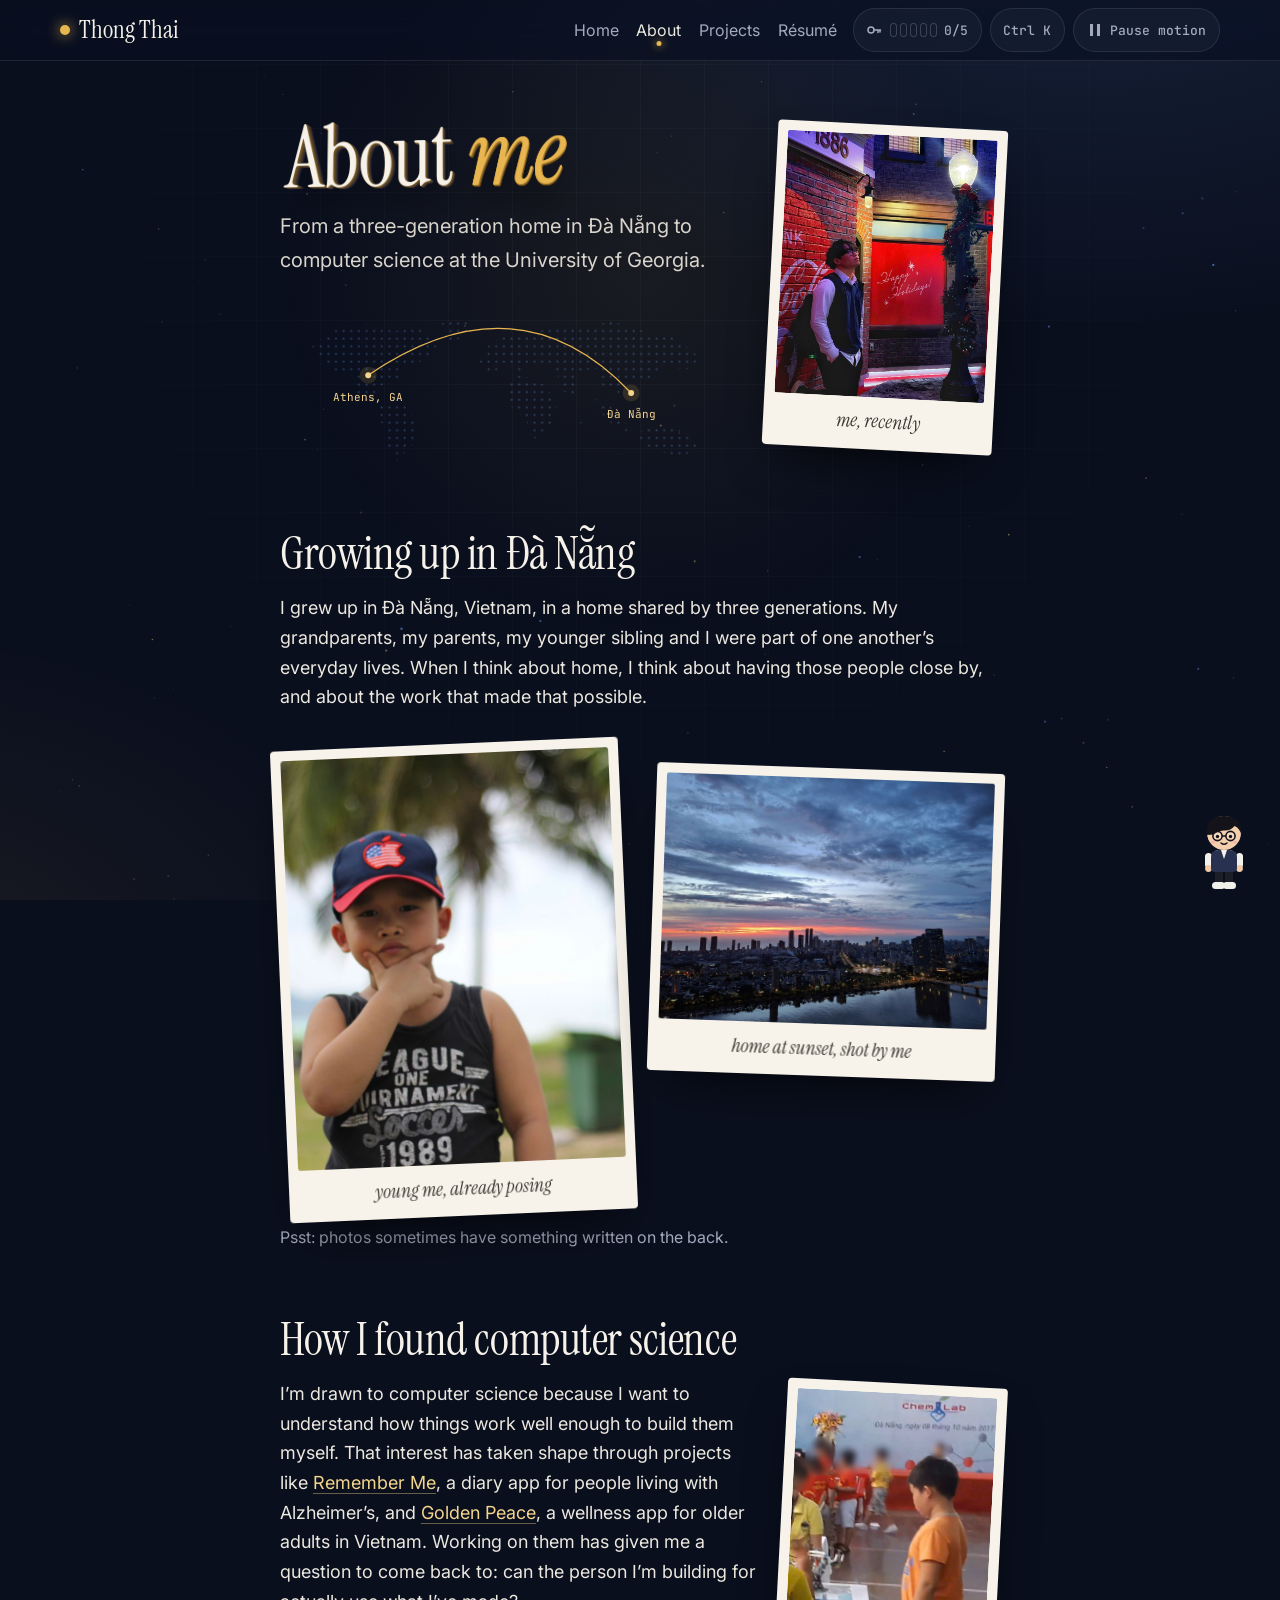
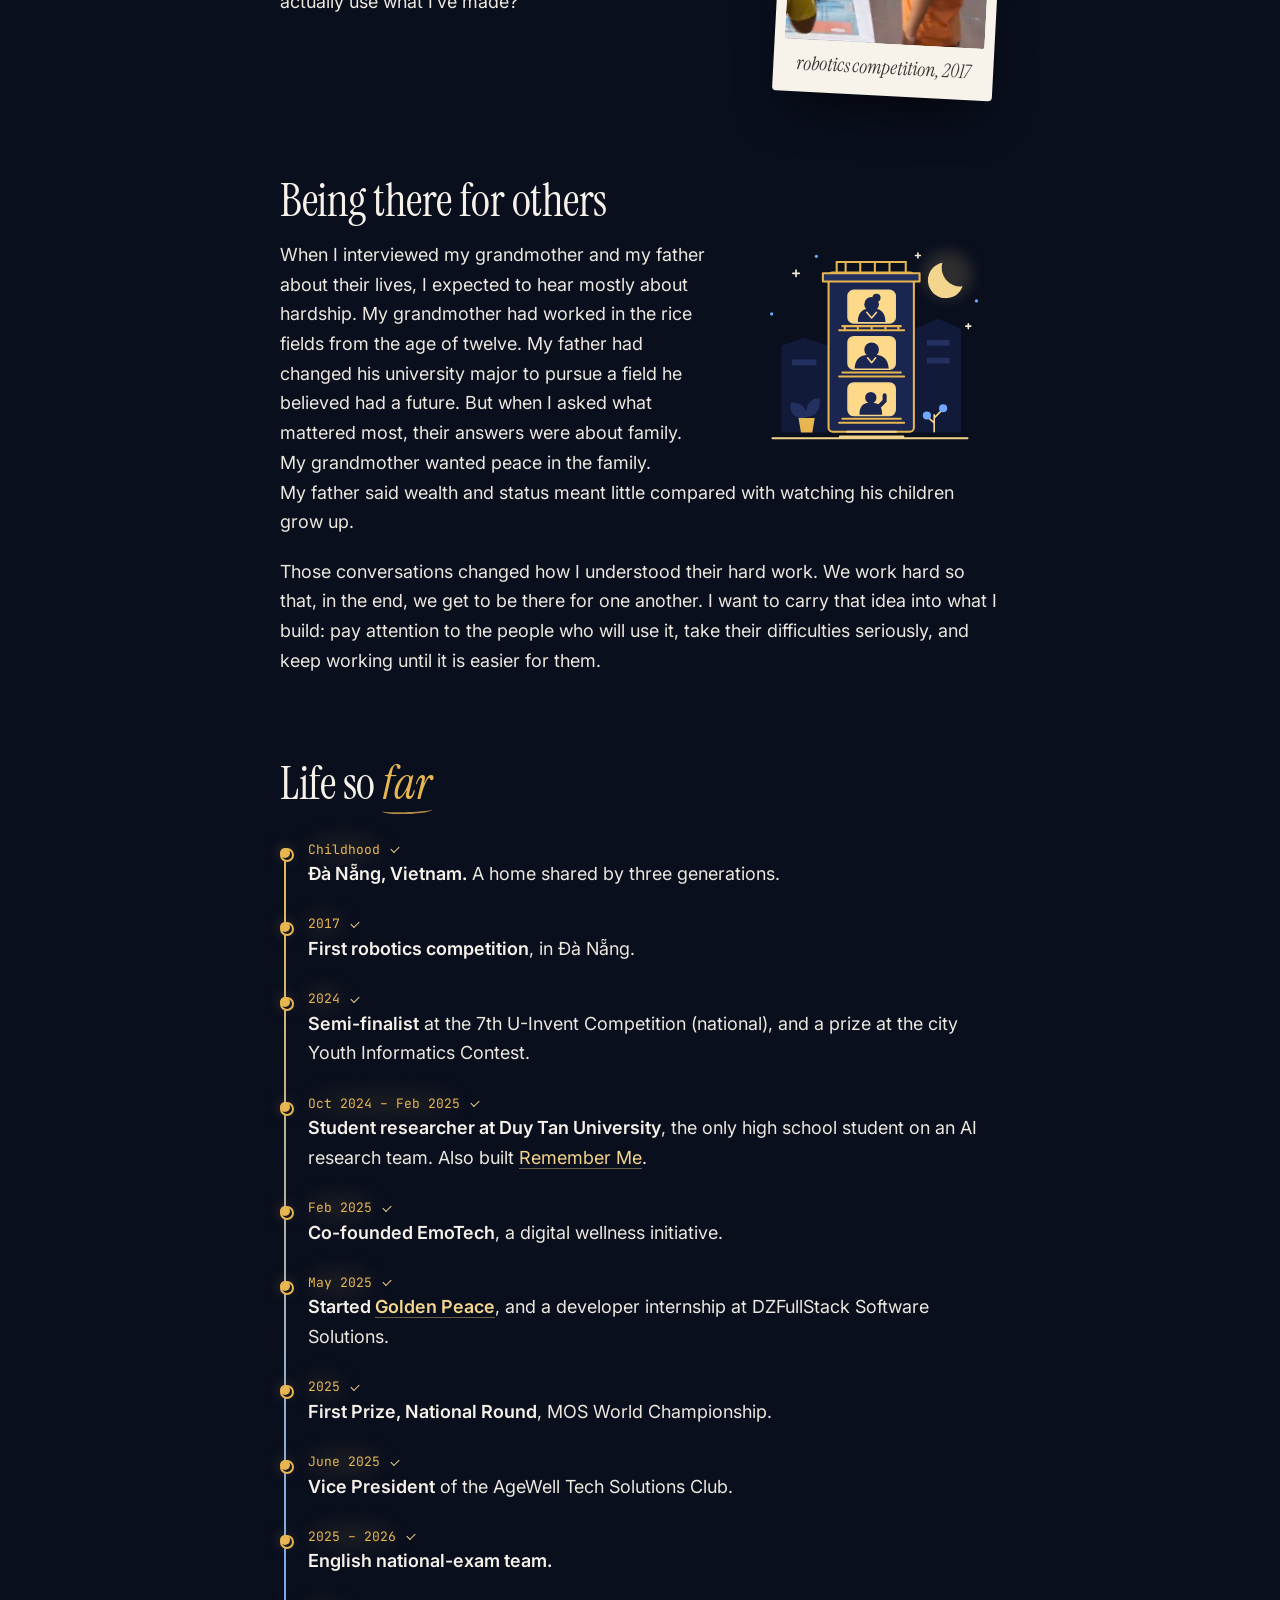
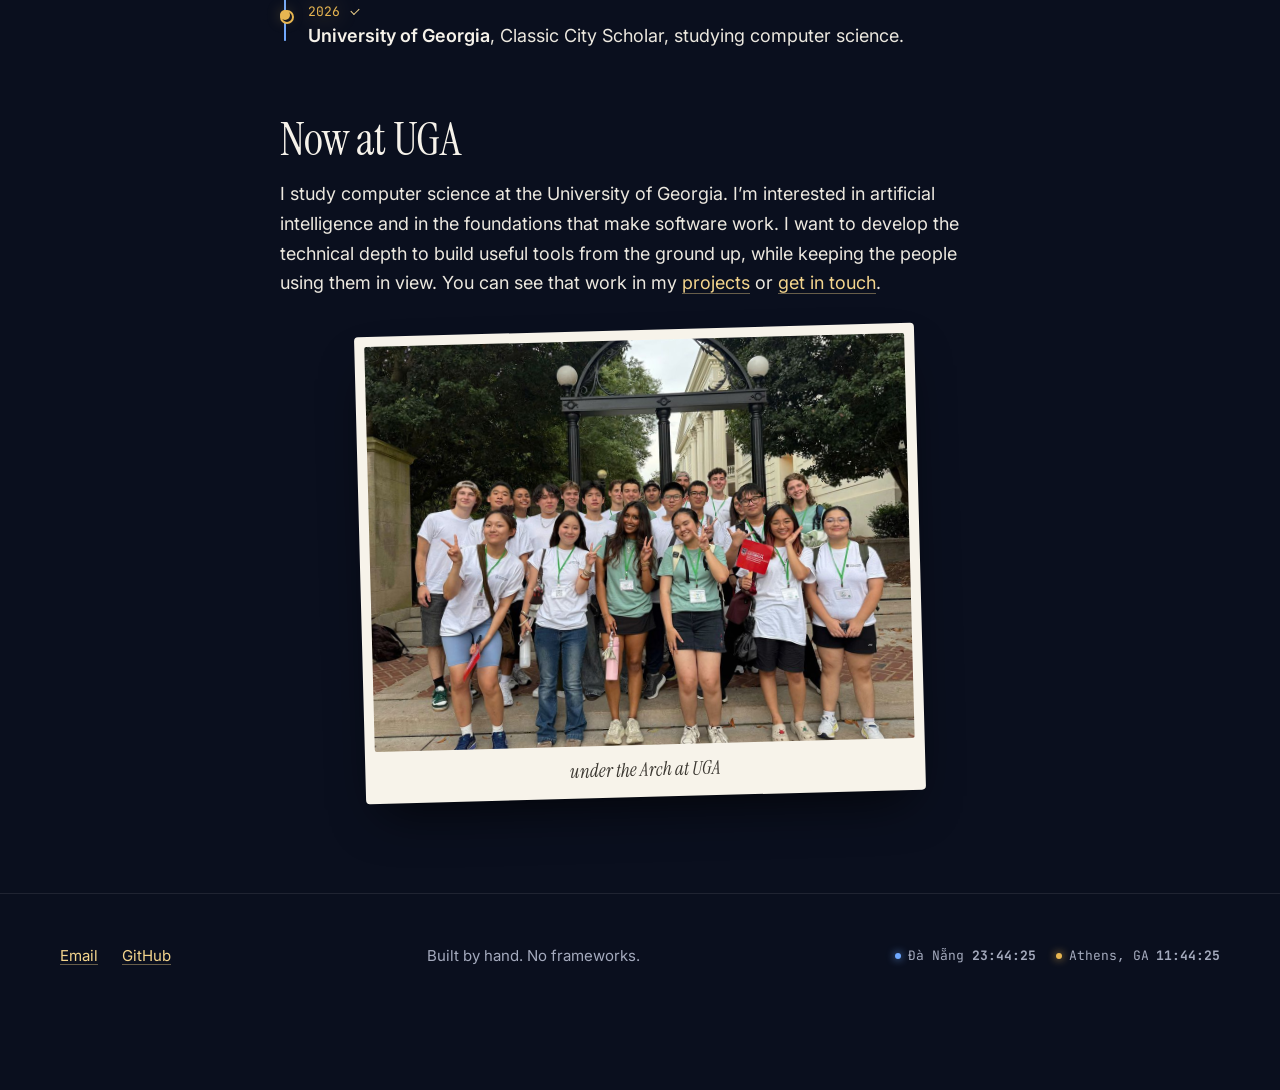
<file: about.html>
<!doctype html>
<html lang="en">
<head>
  <meta charset="utf-8">
  <meta name="viewport" content="width=device-width, initial-scale=1">
  <title>About · Thong Thai</title>
  <meta name="description" content="About Thong Thai: from Đà Nẵng to computer science at UGA.">
  <link rel="preconnect" href="https://fonts.googleapis.com">
  <link rel="preconnect" href="https://fonts.gstatic.com" crossorigin>
  <link href="https://fonts.googleapis.com/css2?family=Instrument+Serif:ital@0;1&family=Inter:wght@400;500;600&family=JetBrains+Mono:wght@400;500&display=swap" rel="stylesheet">
  <link rel="icon" href="assets/favicon.svg" type="image/svg+xml">
  <link rel="stylesheet" href="css/style.css">
  <!-- Register transition hooks and the nav dot before incoming snapshots. -->
  <script src="js/site.js" defer blocking="render"></script>
</head>
<body data-page="about" data-chibi="wave">
  <a class="skip-link" href="#main-content">Skip to content</a>
  <header>
    <div class="wide">
      <a class="logo" href="index.html">Thong Thai</a>
      <nav aria-label="Main">
        <ul>
          <li><a href="index.html">Home</a></li>
          <li><a href="about.html" aria-current="page">About</a></li>
          <li><a href="projects.html">Projects</a></li>
          <li><a href="resume.html">Résumé</a></li>
        </ul>
      </nav>
    </div>
  </header>

  <main id="main-content" tabindex="-1">
    <div class="wrap">
      <section class="about-head" data-chibi="wave" aria-labelledby="about-title">
        <div>
          <h1 class="title-3d" id="about-title">About <em>me</em></h1>
          <p class="lead">From a three-generation home in Đà Nẵng to computer science at the University of Georgia.</p>
          <svg class="about-route" viewBox="0 0 540 210" aria-hidden="true" focusable="false">
            <defs>
              <pattern id="route-dots" width="9" height="9" patternUnits="userSpaceOnUse"><circle cx="3" cy="3" r="1.3" fill="#6FA8FF"/></pattern>
              <mask id="route-draw" maskUnits="userSpaceOnUse" x="0" y="0" width="540" height="210"><rect class="route-mask" width="540" height="210" fill="white"/></mask>
            </defs>
            <g class="route-world" fill="url(#route-dots)">
              <path d="m36 59 24-20 42-8 32 8 31-4 20 22-14 17-25 4-8 21-22 5-9 19-16-9-5-22-26-6-10-15Zm83 65 28 3 16 22-7 24-18 19-13-17 1-20-12-15ZM189 31l19-9 16 5-5 20-19 3Z"/>
              <path d="m245 57 24-18 28 7 19-13 49 2 24-8 44 13 27 2 35 28-13 14-35-3-7 19-28-4-13 17-19-9-7-21-19 3-6 29-15-5-9-28-25-4-16 8-17-6-16 9-17-9Zm35 34 26 6 22 27-10 30-17 13-12-25-16-14-7-21Zm92 28 17 7 9 19 20 6-4 9-22-11-14-14Zm51 39 28-10 32 13 10 18-20 8-35-8-17-9Z"/>
            </g>
            <path class="route-guide" d="M414 112Q280-29 104 91"/>
            <g mask="url(#route-draw)"><path class="route-arc" d="M414 112Q280-29 104 91"/></g>
            <g class="route-point" style="--point-delay: 0s"><circle class="route-halo" cx="414" cy="112" r="10"/><circle cx="414" cy="112" r="3.5"/></g>
            <g class="route-point" style="--point-delay: 1.3s"><circle class="route-halo" cx="104" cy="91" r="10"/><circle cx="104" cy="91" r="3.5"/></g>
            <g class="route-plane" transform="translate(104 91)"><path d="m-10 0 7-2-1-8 3-1 5 8 6 1 1 2-7 2-5 8-3-1 1-8-7-2Z"/></g>
            <g class="route-labels"><text x="414" y="142" text-anchor="middle">Đà Nẵng</text><text x="104" y="121" text-anchor="middle">Athens, GA</text></g>
          </svg>
        </div>
        <figure class="polaroid">
          <img src="assets/img/life/me-atlanta.jpg" width="800" height="1000" alt="Thong leaning against a red brick wall under a street lamp decorated for the holidays.">
          <figcaption>me, recently</figcaption>
        </figure>
      </section>

      <section data-chibi="camera" aria-labelledby="growing-up">
        <h2 id="growing-up">Growing up in Đà Nẵng</h2>
        <p>I grew up in Đà Nẵng, Vietnam, in a home shared by three generations. My grandparents, my parents, my younger sibling and I were part of one another’s everyday lives. When I think about home, I think about having those people close by, and about the work that made that possible.</p>
        <div class="photo-row">
          <div class="flip" role="button" tabindex="0" aria-pressed="false" aria-label="Childhood photo. Select to flip it over.">
            <div class="flip-inner">
              <figure class="flip-face polaroid">
                <img src="assets/img/life/child-me.jpg" width="800" height="1000" alt="Young Thong in a cap, hand on chin, posing under palm trees.">
                <figcaption>young me, already posing</figcaption>
              </figure>
              <div class="flip-face flip-back">
                <span>Written on the back:</span>
                <span>“Đà Nẵng. Home.”</span>
                <button class="key key-inline" type="button" data-key="about" hidden></button>
              </div>
            </div>
          </div>
          <div class="flip" role="button" tabindex="0" aria-pressed="false" aria-label="Photo of Đà Nẵng at sunset. Select to flip it over.">
            <div class="flip-inner">
              <figure class="flip-face polaroid">
                <img src="assets/img/life/danang-sunset.jpg" width="1200" height="900" alt="Đà Nẵng’s skyline at sunset over the river, photographed by Thong." loading="lazy">
                <figcaption>home at sunset, shot by me</figcaption>
              </figure>
              <div class="flip-face flip-back">
                <span>Written on the back:</span>
                <span>“The city I miss most at this hour. Shot by me.”</span>
              </div>
            </div>
          </div>
        </div>
        <p class="hint">Psst: photos sometimes have something written on the back.</p>
      </section>

      <section data-chibi="laptop" aria-labelledby="found-cs">
        <h2 id="found-cs">How I found computer science</h2>
        <figure class="polaroid side-photo">
          <img src="assets/img/life/robotics.jpg" width="800" height="1002" alt="Young Thong in an orange shirt at a robotics competition in Đà Nẵng in 2017; other children’s faces are blurred." loading="lazy">
          <figcaption>robotics competition, 2017</figcaption>
        </figure>
        <p>I’m drawn to computer science because I want to understand how things work well enough to build them myself. That interest has taken shape through projects like <a href="projects.html">Remember Me</a>, a diary app for people living with Alzheimer’s, and <a href="golden-peace.html">Golden Peace</a>, a wellness app for older adults in Vietnam. Working on them has given me a question to come back to: can the person I’m building for actually use what I’ve made?</p>
      </section>

      <section data-chibi="wave" aria-labelledby="being-there">
        <h2 id="being-there">Being there for others</h2>
        <svg class="illo illo-side family-scene" width="320" height="260" viewBox="0 0 320 260" fill="none" aria-hidden="true" focusable="false">
          <ellipse class="family-moon-glow" cx="255" cy="43" rx="30" ry="29" fill="#F4D58D"/>
          <path d="M249 28a22 22 0 1 0 25 29 23 23 0 0 1-25-29Z" fill="#F4D58D"/>
          <g stroke="#F3EAD6" stroke-width="2" stroke-linecap="round"><path d="M69 37v8m-4-4h8M281 103v6m-3-3h6M219 16v6m-3-3h6"/></g>
          <g fill="#6FA8FF"><circle cx="39" cy="91" r="2"/><circle cx="291" cy="75" r="2"/><circle cx="94" cy="20" r="2"/></g>
          <path d="M51 237V130l28-10 29 10v107M215 237V109l29-12 28 12v128" fill="#111A38"/>
          <path d="M64 147h30v7H64zm166-24h28v7h-28zm0 22h28v7h-28z" fill="#24305F"/>
          <rect x="109" y="40" width="105" height="196" rx="5" fill="#1A2550" stroke="#E8B651" stroke-width="2.5"/>
          <path d="M102 41h119v10H102z" fill="#24305F" stroke="#E8B651" stroke-width="2.5" stroke-linejoin="round"/>
          <path d="M119 39V27h85v12M130 28v11m18-11v11m18-11v11m18-11v11" stroke="#E8B651" stroke-width="2.5" stroke-linecap="round"/>
          <g fill="#FFD98A" stroke="#F4D58D" stroke-width="2">
            <rect class="family-window" x="133" y="62" width="58" height="40" rx="7" style="--window-delay: 0s"/>
            <rect class="family-window" x="133" y="119" width="58" height="40" rx="7" style="--window-delay: 1.7s"/>
            <rect class="family-window" x="133" y="176" width="58" height="40" rx="7" style="--window-delay: 3.4s"/>
          </g>
          <g fill="#1A2550">
            <circle cx="168" cy="71" r="5"/><circle cx="162" cy="79" r="9"/><path d="M145 101c0-13 7-17 17-17s17 4 17 17Z"/>
            <circle cx="162" cy="135" r="9"/><path d="M141 158c1-13 8-17 21-17s20 4 21 17Z"/>
            <circle cx="161" cy="194" r="7"/><path d="M147 215c0-11 5-15 14-15s14 4 14 15Z"/>
          </g>
          <path d="m168 208 10-10v-7" stroke="#1A2550" stroke-width="5" stroke-linecap="round"/>
          <path d="m156 89 6 7 6-7M157 145l5 6 5-6" stroke="#F4D58D" stroke-width="2" stroke-linecap="round" stroke-linejoin="round"/>
          <g stroke="#E8B651" stroke-width="2.5" stroke-linecap="round">
            <path d="M126 106h72m-72 57h72m-72 57h72M122 111h80m-80 57h80m-80 57h80"/>
            <path d="M129 106v5m16-5v5m17-5v5m17-5v5m16-5v5"/>
          </g>
          <path d="M132 236h60m-69 6h78M40 244h240" stroke="#F4D58D" stroke-width="2.5" stroke-linecap="round"/>
          <path d="M80 220c-16-1-20-11-17-20 14 0 22 9 17 20m1-2c-1-16 7-24 17-23 2 13-4 22-17 23" fill="#24305F"/>
          <path d="M72 219h20l-3 18H75Z" fill="#E8B651"/>
          <path d="M239 236v-21m0 10-8-7m8 1 9-9" stroke="#F4D58D" stroke-width="2" stroke-linecap="round"/>
          <circle cx="230" cy="216" r="5" fill="#6FA8FF"/><circle cx="250" cy="207" r="5" fill="#6FA8FF"/>
        </svg>
        <p>When I interviewed my grandmother and my father about their lives, I expected to hear mostly about hardship. My grandmother had worked in the rice fields from the age of twelve. My father had changed his university major to pursue a field he believed had a future. But when I asked what mattered most, their answers were about family. My grandmother wanted peace in the family. My father said wealth and status meant little compared with watching his children grow up.</p>
        <p>Those conversations changed how I understood their hard work. We work hard so that, in the end, we get to be there for one another. I want to carry that idea into what I build: pay attention to the people who will use it, take their difficulties seriously, and keep working until it is easier for them.</p>
      </section>

      <section data-chibi="read" aria-labelledby="life-so-far">
        <h2 id="life-so-far">Life so <em>far</em></h2>
        <ol class="timeline">
          <li><time>Childhood</time><b>Đà Nẵng, Vietnam.</b> A home shared by three generations.</li>
          <li><time>2017</time><b>First robotics competition</b>, in Đà Nẵng.</li>
          <li><time>2024</time><b>Semi-finalist</b> at the 7th U-Invent Competition (national), and a prize at the city Youth Informatics Contest.</li>
          <li><time>Oct 2024 – Feb 2025</time><b>Student researcher at Duy Tan University</b>, the only high school student on an AI research team. Also built <a href="projects.html">Remember Me</a>.</li>
          <li><time>Feb 2025</time><b>Co-founded EmoTech</b>, a digital wellness initiative.</li>
          <li><time>May 2025</time><b>Started <a href="golden-peace.html">Golden Peace</a></b>, and a developer internship at DZFullStack Software Solutions.</li>
          <li><time>2025</time><b>First Prize, National Round</b>, MOS World Championship.</li>
          <li><time>June 2025</time><b>Vice President</b> of the AgeWell Tech Solutions Club.</li>
          <li><time>2025 – 2026</time><b>English national-exam team.</b></li>
          <li><time>2026</time><b>University of Georgia</b>, Classic City Scholar, studying computer science.</li>
        </ol>
      </section>

      <section data-chibi="wave" aria-labelledby="now-uga">
        <h2 id="now-uga">Now at UGA</h2>
        <p>I study computer science at the University of Georgia. I’m interested in artificial intelligence and in the foundations that make software work. I want to develop the technical depth to build useful tools from the ground up, while keeping the people using them in view. You can see that work in my <a href="projects.html">projects</a> or <a href="mailto:thong11042008@gmail.com">get in touch</a>.</p>
        <figure class="polaroid wide-photo">
          <img src="assets/img/life/uga-arch.jpg" width="1200" height="900" alt="A group of students in matching T-shirts posing under the iron Arch at the University of Georgia." loading="lazy">
          <figcaption>under the Arch at UGA</figcaption>
        </figure>
      </section>
    </div>
  </main>

  <footer>
    <div class="wide">
      <ul>
        <li><a href="mailto:thong11042008@gmail.com">Email</a></li>
        <li><a href="https://github.com/NotWutLit">GitHub</a></li>
      </ul>
      <p>Built by hand. No frameworks.</p>
    </div>
  </footer>
</body>
</html>
</file>
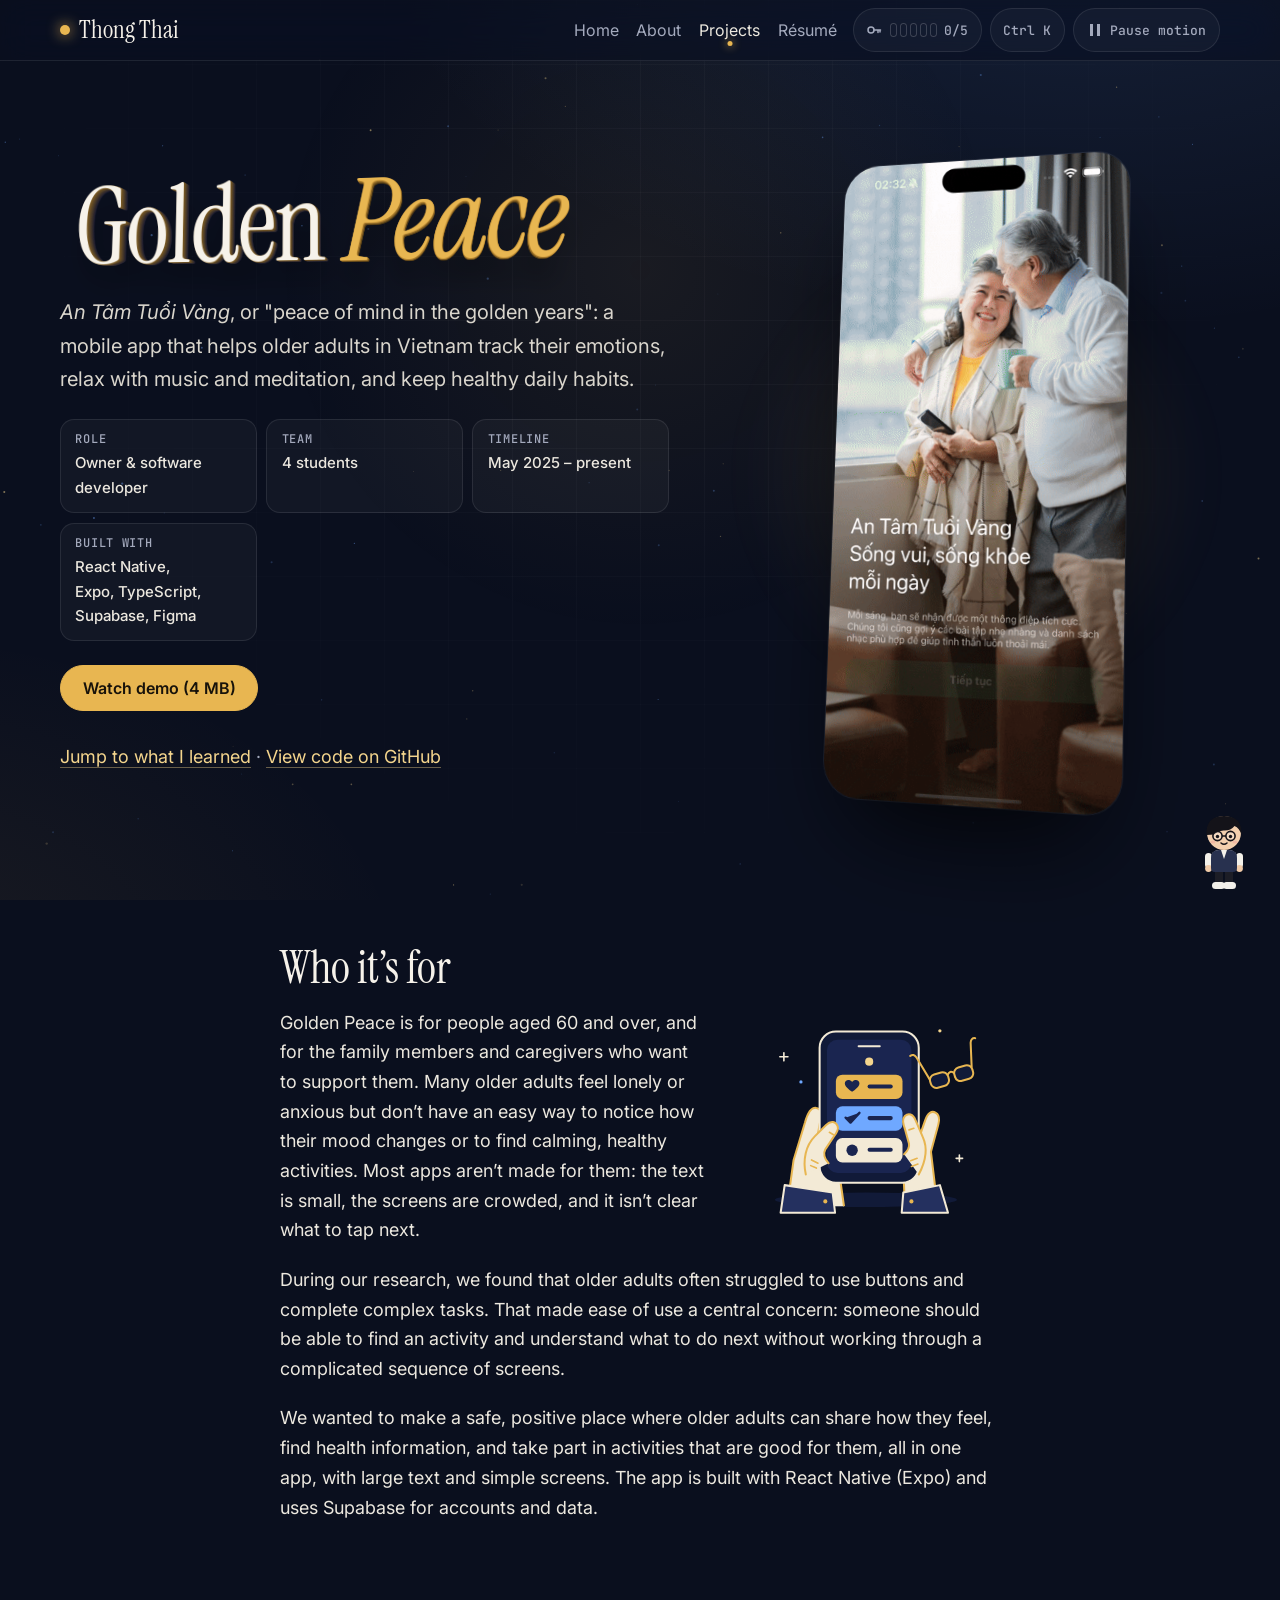
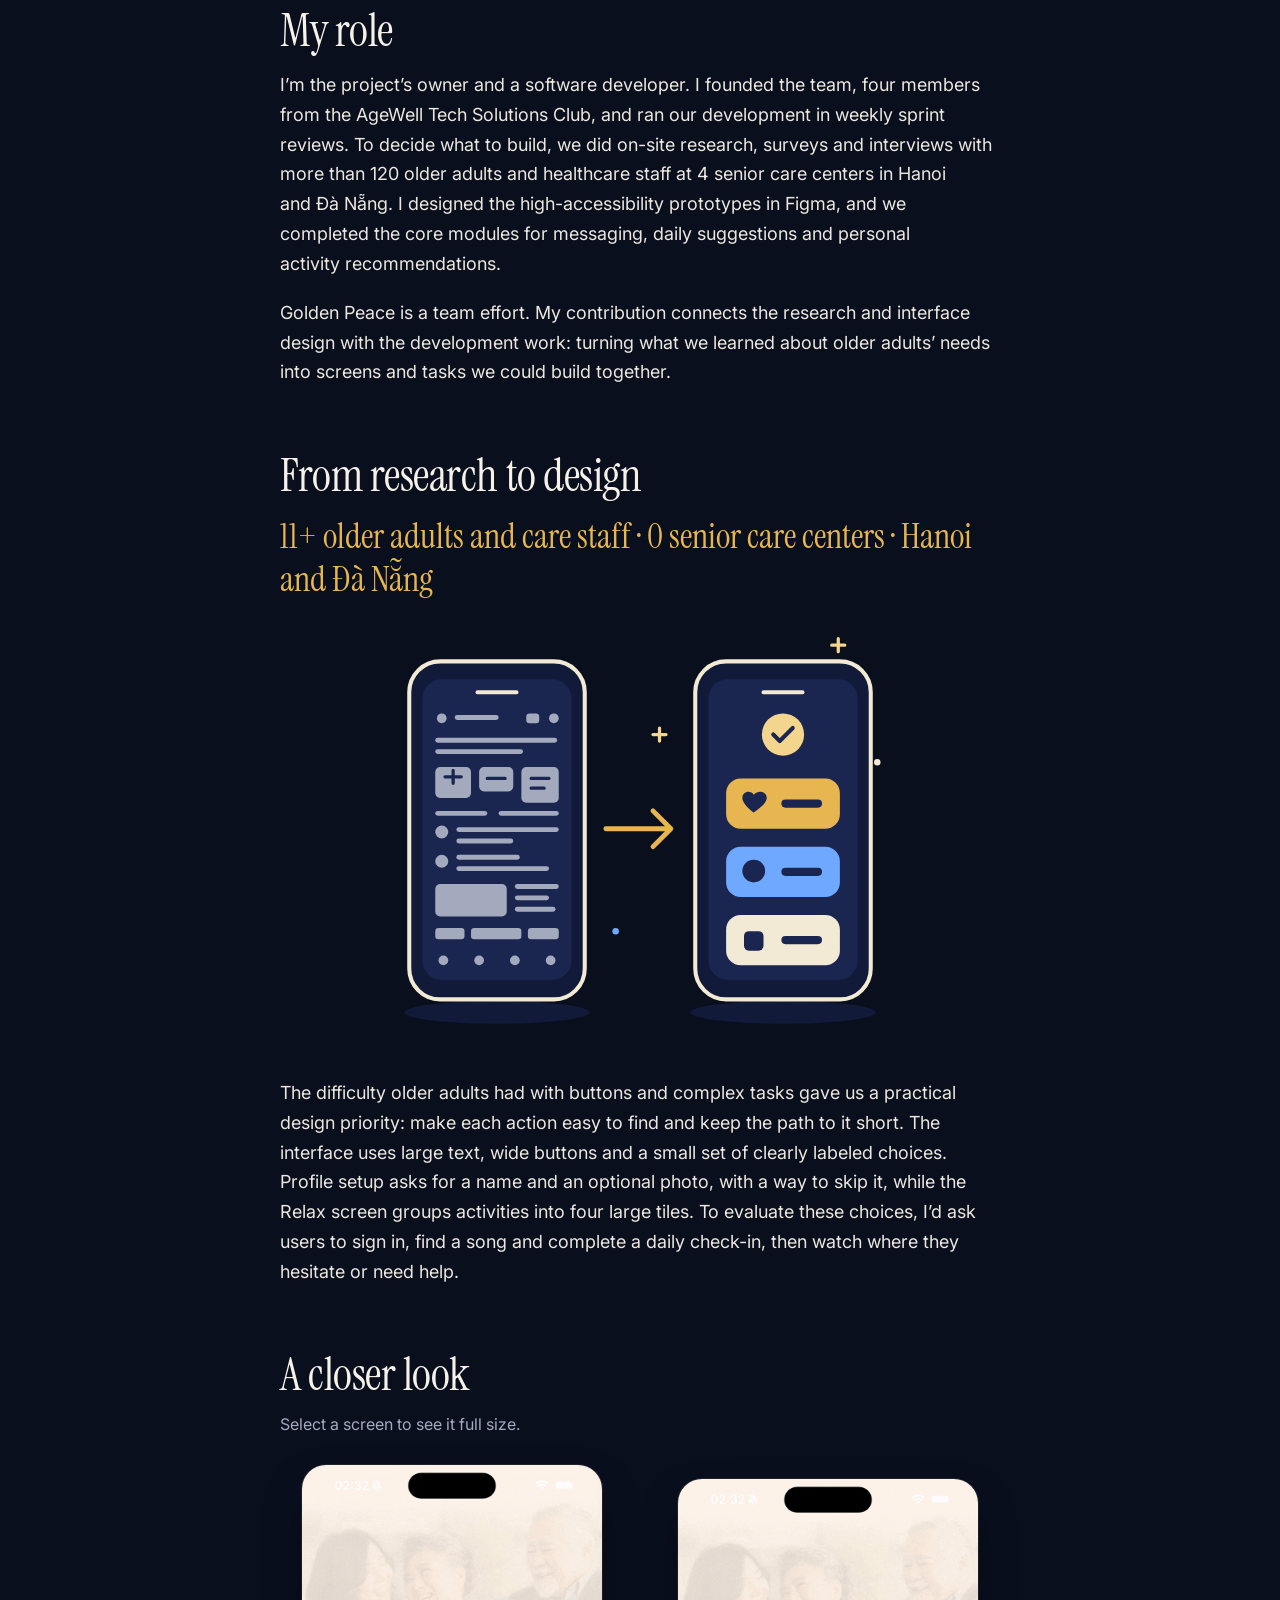
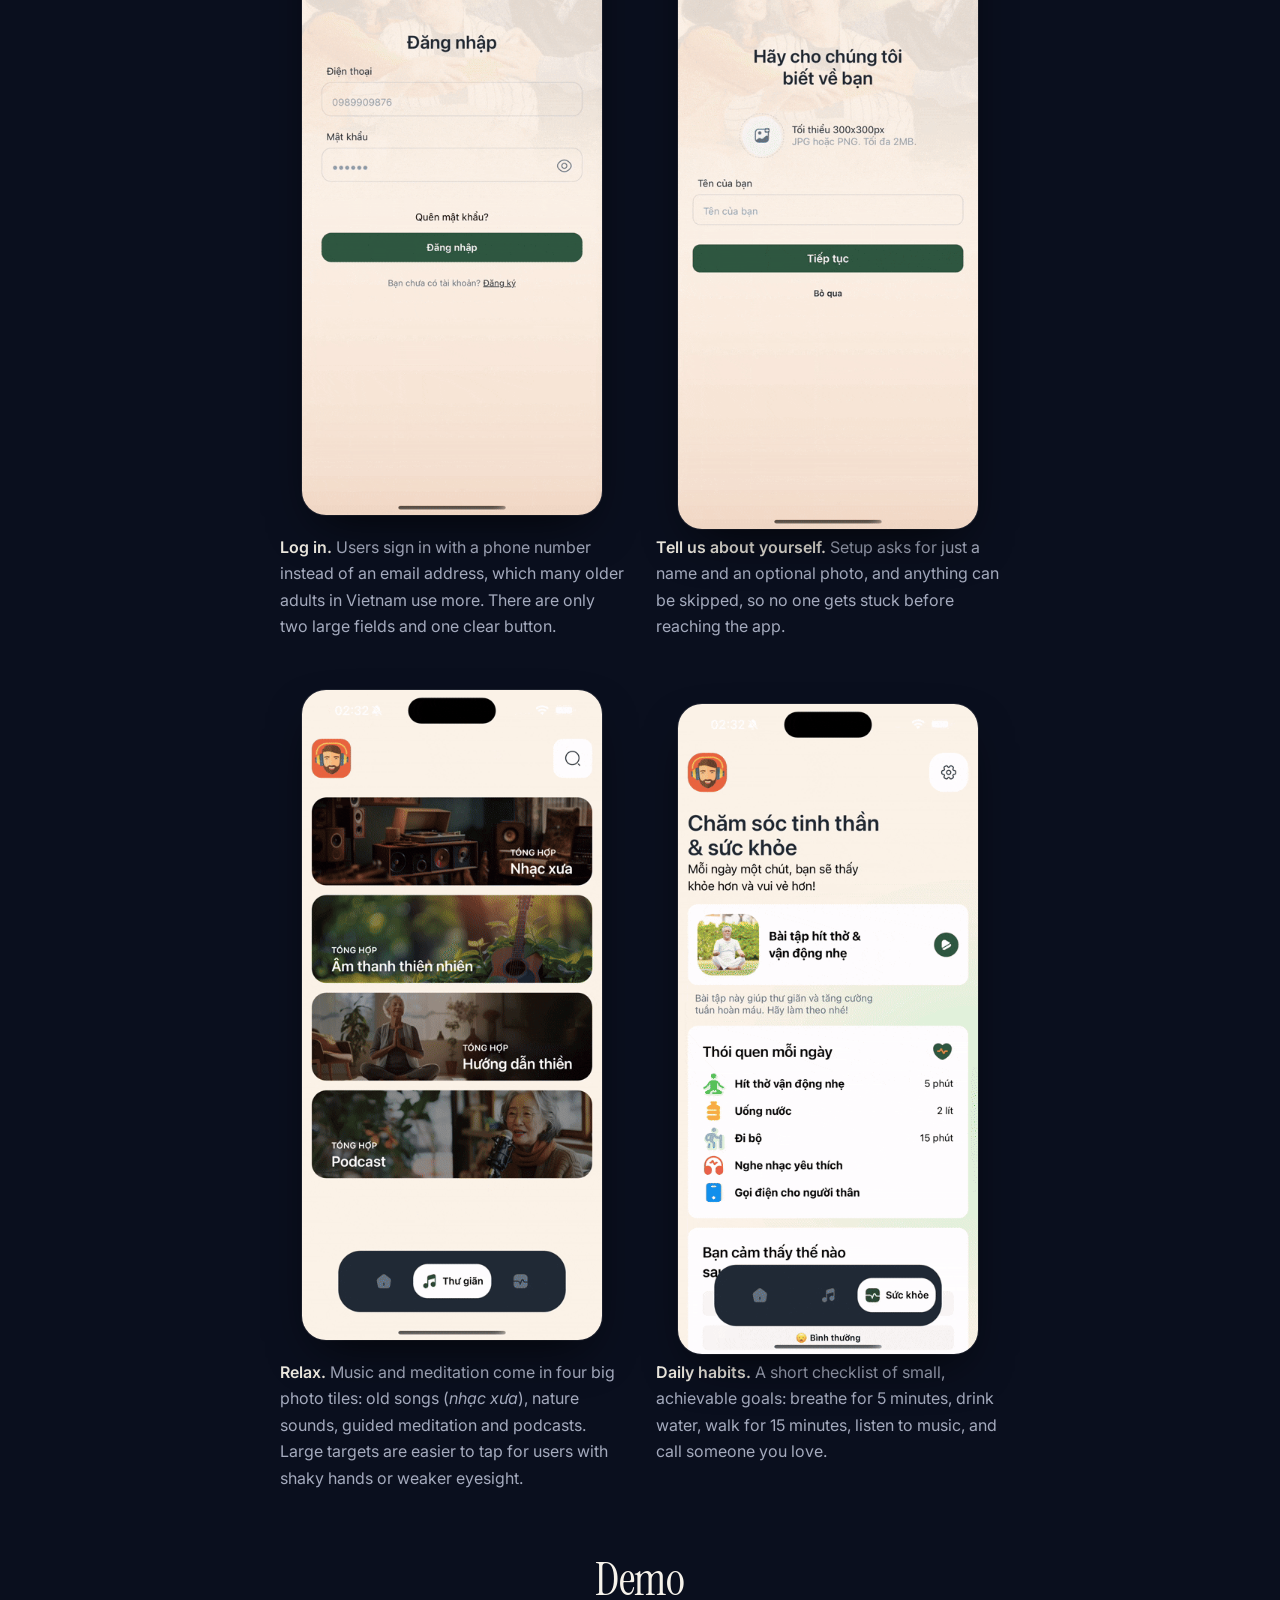
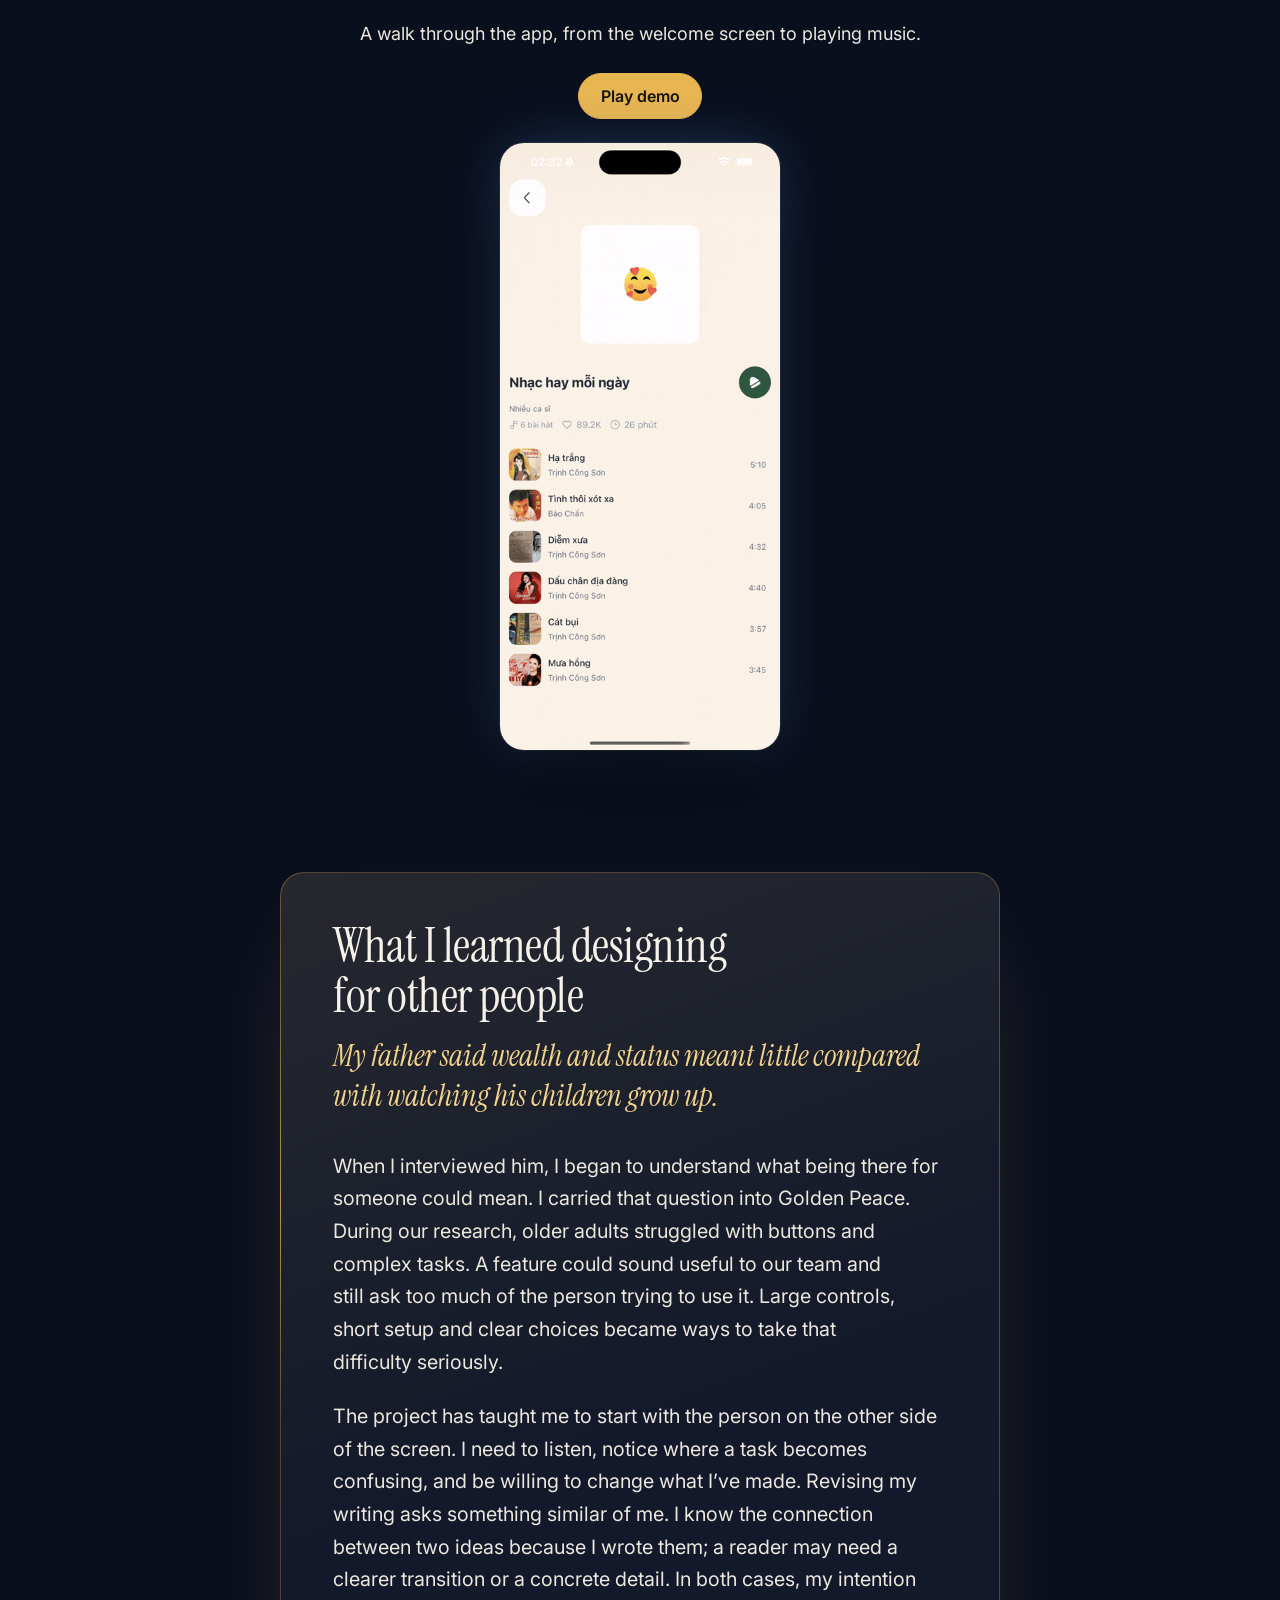
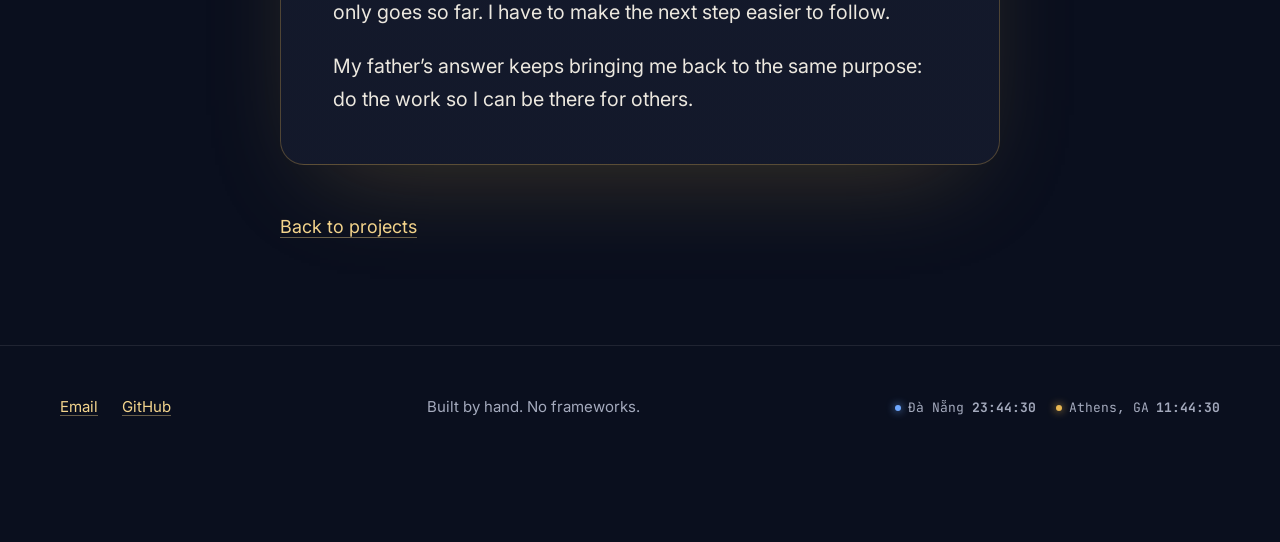
<file: golden-peace.html>
<!doctype html>
<html lang="en">
<head>
  <meta charset="utf-8">
  <meta name="viewport" content="width=device-width, initial-scale=1">
  <title>Golden Peace · Thong Thai</title>
  <meta name="description" content="Golden Peace: a calm, easy-to-read wellness app for older adults in Vietnam. Who it’s for, what we built, and what I learned designing for other people.">
  <link rel="preconnect" href="https://fonts.googleapis.com">
  <link rel="preconnect" href="https://fonts.gstatic.com" crossorigin>
  <link href="https://fonts.googleapis.com/css2?family=Instrument+Serif:ital@0;1&family=Inter:wght@400;500;600&family=JetBrains+Mono:wght@400;500&display=swap" rel="stylesheet">
  <link rel="icon" href="assets/favicon.svg" type="image/svg+xml">
  <link rel="stylesheet" href="css/style.css">
  <!-- Register transition hooks and the nav dot before incoming snapshots. -->
  <script src="js/site.js" defer blocking="render"></script>
</head>
<body data-page="gp" data-chibi="wave">
  <a class="skip-link" href="#main-content">Skip to content</a>
  <header>
    <div class="wide">
      <a class="logo" href="index.html">Thong Thai</a>
      <nav aria-label="Main">
        <ul>
          <li><a href="index.html">Home</a></li>
          <li><a href="about.html">About</a></li>
          <li><a href="projects.html" aria-current="true">Projects</a></li>
          <li><a href="resume.html">Résumé</a></li>
        </ul>
      </nav>
    </div>
  </header>

  <main id="main-content" tabindex="-1">
    <!-- 1. Hero -->
    <div class="wide">
      <section class="gp-hero" data-chibi="wave" aria-labelledby="title">
        <div class="phone3d" data-tilt="8">
          <span class="gp-sunrise" aria-hidden="true"><i></i><i></i><i></i><i></i><i></i><i></i></span>
          <img class="vt-gp" src="assets/img/gp-welcome.png" width="400" height="867"
               alt="Golden Peace welcome screen: an older couple smiling together, the app name 'An Tâm Tuổi Vàng' and the line 'Sống vui, sống khỏe mỗi ngày' (Live happily, live healthily every day) in large white text, and one 'Continue' button.">
        </div>
        <div class="gp-intro">
          <h1 class="title-3d" id="title">Golden <em>Peace</em></h1>
          <p class="lead"><em>An Tâm Tuổi Vàng</em>, or "peace of mind in the golden years": a mobile app that helps older adults in Vietnam track their emotions, relax with music and meditation, and keep healthy daily habits.</p>
          <dl class="facts">
            <div><dt>Role</dt><dd>Owner &amp; software developer</dd></div>
            <div><dt>Team</dt><dd>4 students</dd></div>
            <div><dt>Timeline</dt><dd>May 2025 – present</dd></div>
            <div><dt>Built with</dt><dd>React Native, Expo, TypeScript, Supabase, Figma</dd></div>
          </dl>
          <div class="actions">
            <a class="btn" href="#demo">Watch demo (4 MB)</a>
          </div>
          <p class="jump"><a href="#reflection">Jump to what I learned</a> · <a href="https://github.com/NotWutLit/golden-peace-app">View code on GitHub</a></p>
        </div>
      </section>
    </div>

    <div class="wrap">
      <!-- 2. Who it’s for -->
      <section data-chibi="read" aria-labelledby="who">
      <h2 id="who">Who it’s for</h2>
      <svg class="illo illo-side gp-elder-scene" aria-hidden="true" focusable="false" xmlns="http://www.w3.org/2000/svg" width="320" height="260" viewBox="0 0 320 260" fill="none">
  <ellipse cx="155" cy="236" rx="112" ry="9" fill="#111A38"/>
  <!-- Loose cuffs and gently creased hands cradle a simple screen. -->
  <path d="m58 244 8-57 14-46c3-11 8-19 14-18 8 1 6 12 4 20l-3 18 25 27 8 56" fill="#F3EAD6" stroke="#E8B651" stroke-width="2.5" stroke-linejoin="round"/>
  <path d="m203 244-2-45 20-41 7-20c3-9 8-12 13-9 7 4 3 15 1 22l-7 26 8 67" fill="#F3EAD6" stroke="#E8B651" stroke-width="2.5" stroke-linejoin="round"/>
  <rect x="98" y="29" width="122" height="186" rx="20" fill="#111A38" stroke="#F3EAD6" stroke-width="2.5"/>
  <rect x="107" y="39" width="104" height="164" rx="13" fill="#1A2550"/>
  <path d="M146 47h26" stroke="#F3EAD6" stroke-width="2.5" stroke-linecap="round"/>
  <circle cx="159" cy="66" r="5" fill="#F4D58D"/>
  <g class="gp-elder-button">
    <rect x="118" y="82" width="82" height="30" rx="8" fill="#E8B651"/>
    <g fill="#1A2550"><path d="M129 93c0-5 6-6 9-2 3-4 9-3 9 2 0 5-9 10-9 10s-9-5-9-10Z"/><rect x="157" y="94" width="31" height="5" rx="2.5"/></g>
    <rect class="gp-button-light" x="118" y="82" width="82" height="30" rx="8" fill="#F4D58D"/>
  </g>
  <g class="gp-elder-button">
    <rect x="118" y="121" width="82" height="30" rx="8" fill="#6FA8FF"/>
    <g fill="#1A2550"><path d="m130 135 6 6 11-12" stroke="#1A2550" stroke-width="3" stroke-linecap="round" stroke-linejoin="round"/><rect x="157" y="133" width="31" height="5" rx="2.5"/></g>
    <rect class="gp-button-light" x="118" y="121" width="82" height="30" rx="8" fill="#F4D58D"/>
  </g>
  <g class="gp-elder-button">
    <rect x="118" y="160" width="82" height="30" rx="8" fill="#F3EAD6"/>
    <g fill="#1A2550"><circle cx="138" cy="175" r="7"/><rect x="157" y="172" width="31" height="5" rx="2.5"/></g>
    <rect class="gp-button-light" x="118" y="160" width="82" height="30" rx="8" fill="#F4D58D"/>
  </g>
  <path d="M81 205c-4-18 0-36 11-47l14-14c6-6 12-4 14 1 2 4-1 9-5 14l-10 15c-3 5-1 12 4 17M220 205c9-17 11-33 5-46l-9-21c-3-8-9-9-13-5s-2 10 0 16l5 18c1 5-3 10-6 13" fill="#F3EAD6" stroke="#E8B651" stroke-width="2.5" stroke-linecap="round"/>
  <g stroke="#E8B651" stroke-width="2" stroke-linecap="round">
    <path d="m88 187 8 4m-9 3 7 3m16-44 5 3m99-8-6 2m10 35-8 3m9 4-8 3"/>
  </g>
  <path d="m55 218 59 9 3 25H50Z" fill="#24305F" stroke="#F3EAD6" stroke-width="2.5" stroke-linejoin="round"/>
  <path d="m201 227 45-9 10 34h-57Z" fill="#24305F" stroke="#F3EAD6" stroke-width="2.5" stroke-linejoin="round"/>
  <circle cx="105" cy="238" r="2.5" fill="#E8B651"/><circle cx="211" cy="238" r="2.5" fill="#E8B651"/>
  <!-- Reading glasses resting beside the phone. -->
  <g transform="rotate(-16 260 83)" stroke="#E8B651" stroke-width="2.5" stroke-linecap="round" stroke-linejoin="round">
    <rect x="233" y="76" width="23" height="17" rx="7" fill="#111A38"/>
    <rect x="264" y="76" width="23" height="17" rx="7" fill="#111A38"/>
    <path class="gp-glasses-glint" d="m238 87 9-6m22 6 9-6" stroke="#F3EAD6"/>
    <path d="M256 81q4-5 8 0m-31-1-8-30q-2-6-7-4m69 34 7-29q2-6 7-4"/>
  </g>
  <path d="M54 55v10m-5-5h10M270 181v8m-4-4h8" stroke="#F3EAD6" stroke-width="2" stroke-linecap="round"/>
  <circle cx="75" cy="91" r="2" fill="#6FA8FF"/><circle cx="246" cy="28" r="2" fill="#F4D58D"/>
</svg>
      <p>Golden Peace is for people aged 60 and over, and for the family members and caregivers who want to support them. Many older adults feel lonely or anxious but don’t have an easy way to notice how their mood changes or to find calming, healthy activities. Most apps aren’t made for them: the text is small, the screens are crowded, and it isn’t clear what to tap next.</p>
      <p>During our research, we found that older adults often struggled to use buttons and complete complex tasks. That made ease of use a central concern: someone should be able to find an activity and understand what to do next without working through a complicated sequence of screens.</p>
      <p>We wanted to make a safe, positive place where older adults can share how they feel, find health information, and take part in activities that are good for them, all in one app, with large text and simple screens. The app is built with React Native (Expo) and uses Supabase for accounts and data.</p>

      </section>

      <!-- 4. My role -->
      <section data-chibi="laptop" aria-labelledby="role">
      <h2 id="role">My role</h2>
      <p>I’m the project’s owner and a software developer. I founded the team, four members from the AgeWell Tech Solutions Club, and ran our development in weekly sprint reviews. To decide what to build, we did on-site research, surveys and interviews with more than 120 older adults and healthcare staff at 4 senior care centers in Hanoi and Đà Nẵng. I designed the high-accessibility prototypes in Figma, and we completed the core modules for messaging, daily suggestions and personal activity recommendations.</p>
      <p>Golden Peace is a team effort. My contribution connects the research and interface design with the development work: turning what we learned about older adults’ needs into screens and tasks we could build together.</p>

      </section>

      <!-- 5. From research to design -->
      <section data-chibi="read" aria-labelledby="research">
      <h2 id="research">From research to design</h2>
      <p class="anchor"><span data-count>120+</span> older adults and care staff · <span data-count>4</span> senior care centers · Hanoi and Đà Nẵng</p>
      <svg class="illo illo-wide gp-design-scene" aria-hidden="true" focusable="false" xmlns="http://www.w3.org/2000/svg" width="320" height="260" viewBox="0 0 320 260" fill="none">
  <ellipse cx="72" cy="239" rx="57" ry="7" fill="#111A38"/><ellipse cx="248" cy="239" rx="57" ry="7" fill="#111A38"/>
  <g stroke="#F3EAD6" stroke-width="2.5" fill="#111A38">
    <rect x="18" y="23" width="108" height="208" rx="19"/>
    <rect x="194" y="23" width="108" height="208" rx="19"/>
  </g>
  <rect x="26" y="34" width="92" height="185" rx="12" fill="#1A2550"/>
  <rect x="202" y="34" width="92" height="185" rx="12" fill="#1A2550"/>
  <path d="M60 42h24m152 0h24" stroke="#F3EAD6" stroke-width="2.5" stroke-linecap="round"/>
  <!-- A busy screen: competing cards, tiny controls, scattered rows. -->
  <g class="gp-clutter" fill="#A4AABD">
    <circle cx="38" cy="58" r="3"/><rect x="46" y="56" width="27" height="3" rx="1.5"/>
    <rect x="90" y="55" width="8" height="6" rx="2"/><circle cx="107" cy="58" r="3"/>
    <rect x="34" y="70" width="75" height="3" rx="1.5"/><rect x="34" y="77" width="54" height="3" rx="1.5"/>
    <rect x="34" y="88" width="22" height="19" rx="3"/><rect x="61" y="88" width="21" height="15" rx="3"/><rect x="87" y="88" width="23" height="22" rx="3"/>
  </g>
  <g class="gp-clutter" fill="#A4AABD">
    <rect x="34" y="115" width="32" height="3" rx="1.5"/><rect x="73" y="115" width="37" height="3" rx="1.5"/>
    <circle cx="38" cy="128" r="4"/><rect x="47" y="125" width="63" height="3" rx="1.5"/><rect x="47" y="132" width="35" height="3" rx="1.5"/>
    <circle cx="38" cy="146" r="4"/><rect x="47" y="142" width="39" height="3" rx="1.5"/><rect x="47" y="149" width="57" height="3" rx="1.5"/>
  </g>
  <g class="gp-clutter" fill="#A4AABD">
    <rect x="34" y="160" width="44" height="20" rx="3"/><rect x="83" y="160" width="27" height="3" rx="1.5"/><rect x="83" y="167" width="21" height="3" rx="1.5"/><rect x="83" y="174" width="25" height="3" rx="1.5"/>
    <rect x="34" y="187" width="18" height="7" rx="2"/><rect x="56" y="187" width="31" height="7" rx="2"/><rect x="91" y="187" width="19" height="7" rx="2"/>
    <circle cx="39" cy="207" r="3"/><circle cx="61" cy="207" r="3"/><circle cx="83" cy="207" r="3"/><circle cx="105" cy="207" r="3"/>
  </g>
  <path d="M40 94h10m-5-4v8m21-3h11m16 0h11m-11 6h8" stroke="#1A2550" stroke-width="2" stroke-linecap="round"/>
  <path class="gp-design-arrow" d="M139 126h39m-10-11 11 11-11 11" stroke="#E8B651" stroke-width="3" stroke-linecap="round" stroke-linejoin="round"/>
  <!-- One welcoming shape and three generous choices. -->
  <circle cx="248" cy="68" r="13" fill="#F4D58D"/>
  <path d="m242 68 4 4 8-8" stroke="#1A2550" stroke-width="2.5" stroke-linecap="round" stroke-linejoin="round"/>
  <g class="gp-choice">
    <rect x="213" y="95" width="70" height="31" rx="9" fill="#E8B651"/>
    <g fill="#1A2550"><path d="M223 107c0-4 5-5 7-2 3-3 8-2 8 2 0 4-8 9-8 9s-7-5-7-9Z"/><rect x="247" y="108" width="25" height="5" rx="2.5"/></g>
  </g>
  <g class="gp-choice">
    <rect x="213" y="137" width="70" height="31" rx="9" fill="#6FA8FF"/>
    <g fill="#1A2550"><circle cx="230" cy="152" r="7"/><rect x="247" y="150" width="25" height="5" rx="2.5"/></g>
  </g>
  <g class="gp-choice">
    <rect x="213" y="179" width="70" height="31" rx="9" fill="#F3EAD6"/>
    <g fill="#1A2550"><rect x="224" y="189" width="12" height="12" rx="3"/><rect x="247" y="192" width="25" height="5" rx="2.5"/></g>
  </g>
  <path d="M282 9v8m-4-4h8M172 64v8m-4-4h8" stroke="#F4D58D" stroke-width="2" stroke-linecap="round"/>
  <circle cx="145" cy="189" r="2" fill="#6FA8FF"/><circle cx="306" cy="85" r="2" fill="#F3EAD6"/>
</svg>
      <p>The difficulty older adults had with buttons and complex tasks gave us a practical design priority: make each action easy to find and keep the path to it short. The interface uses large text, wide buttons and a small set of clearly labeled choices. Profile setup asks for a name and an optional photo, with a way to skip it, while the Relax screen groups activities into four large tiles. To evaluate these choices, I’d ask users to sign in, find a song and complete a daily check-in, then watch where they hesitate or need help.</p>

      </section>

      <!-- 6. Gallery -->
      <section data-chibi="camera" aria-labelledby="closer">
      <h2 id="closer">A closer look</h2>
      <p class="hint">Select a screen to see it full size.</p>
      <div class="gallery">
        <figure>
          <div class="gp-screen"><a href="assets/img/gp-login.png" class="enlarge"><img class="phone" src="assets/img/gp-login.png" width="400" height="867" loading="lazy"
               alt="Login screen titled 'Đăng nhập' with two large fields, phone number and password, and one wide dark-green 'Log in' button."><span class="sr-only"> (opens full-size image)</span></a></div>
          <figcaption><strong>Log in.</strong> Users sign in with a phone number instead of an email address, which many older adults in Vietnam use more. There are only two large fields and one clear button.</figcaption>
        </figure>
        <figure>
          <div class="gp-screen"><a href="assets/img/gp-profile.png" class="enlarge"><img class="phone" src="assets/img/gp-profile.png" width="400" height="867" loading="lazy"
               alt="Profile setup screen asking 'Hãy cho chúng tôi biết về bạn' (Tell us about yourself) with an optional photo, a name field, a 'Continue' button and a 'Skip' link."><span class="sr-only"> (opens full-size image)</span></a></div>
          <figcaption><strong>Tell us about yourself.</strong> Setup asks for just a name and an optional photo, and anything can be skipped, so no one gets stuck before reaching the app.</figcaption>
        </figure>
        <figure>
          <div class="gp-screen"><a href="assets/img/gp-music.png" class="enlarge"><img class="phone" src="assets/img/gp-music.png" width="400" height="867" loading="lazy"
               alt="Relax tab with four large photo tiles: old songs, nature sounds, guided meditation, and podcasts."><span class="sr-only"> (opens full-size image)</span></a></div>
          <figcaption><strong>Relax.</strong> Music and meditation come in four big photo tiles: old songs (<em>nhạc xưa</em>), nature sounds, guided meditation and podcasts. Large targets are easier to tap for users with shaky hands or weaker eyesight.</figcaption>
        </figure>
        <figure>
          <div class="gp-screen"><a href="assets/img/gp-health.png" class="enlarge"><img class="phone" src="assets/img/gp-health.png" width="400" height="867" loading="lazy"
               alt="Health screen 'Chăm sóc tinh thần và sức khỏe' with a light breathing exercise, a daily habits checklist (breathing, drinking water, walking, music, calling a loved one), and a 'How do you feel' check-in."><span class="sr-only"> (opens full-size image)</span></a></div>
          <figcaption><strong>Daily habits.</strong> A short checklist of small, achievable goals: breathe for 5 minutes, drink water, walk for 15 minutes, listen to music, and call someone you love.</figcaption>
        </figure>
      </div>
      </section>

      <!-- 7. Demo: plays only when asked, since moving images can be hard for some visitors -->
      <section class="demo" id="demo" data-chibi="laptop" aria-labelledby="demo-title">
        <h2 id="demo-title">Demo</h2>
        <p>A walk through the app, from the welcome screen to playing music.</p>
        <div class="actions"><button class="btn" id="demo-btn" type="button">Play demo</button></div>
        <div class="gp-demo-frame motion-offscreen">
          <img id="demo-img" class="phone" src="assets/img/gp-playlist.png" width="400" height="867" loading="lazy"
               alt="Still frame from the demo: the 'Nhạc hay mỗi ngày' (Good music every day) playlist screen. Press Play demo to watch.">
        </div>
        <p id="demo-status" class="status" role="status"></p>
        <button class="key key-inline key-big" type="button" data-key="gp" hidden></button>
      </section>

      <!-- Reflection connects the family story with designing and revising for an audience. -->
      <section class="reflection" id="reflection" data-chibi="read" aria-labelledby="reflection-title">
        <h2 id="reflection-title">What I learned designing for other people</h2>
        <p class="opening">My father said wealth and status meant little compared with watching his children grow up.</p>
        <p>When I interviewed him, I began to understand what being there for someone could mean. I carried that question into Golden Peace. During our research, older adults struggled with buttons and complex tasks. A feature could sound useful to our team and still ask too much of the person trying to use it. Large controls, short setup and clear choices became ways to take that difficulty seriously.</p>
        <p>The project has taught me to start with the person on the other side of the screen. I need to listen, notice where a task becomes confusing, and be willing to change what I’ve made. Revising my writing asks something similar of me. I know the connection between two ideas because I wrote them; a reader may need a clearer transition or a concrete detail. In both cases, my intention only goes so far. I have to make the next step easier to follow.</p>
        <p>My father’s answer keeps bringing me back to the same purpose: do the work so I can be there for others.</p>
      </section>

      <!-- 9. Back link: quiet, so the reflection stays the last thing that matters -->
      <p class="back"><a href="projects.html">Back to projects</a></p>
    </div>
  </main>

  <footer>
    <div class="wide">
      <ul>
        <li><a href="mailto:thong11042008@gmail.com">Email</a></li>
        <li><a href="https://github.com/NotWutLit">GitHub</a></li>
      </ul>
      <p>Built by hand. No frameworks.</p>
    </div>
  </footer>

</body>
</html>
</file>
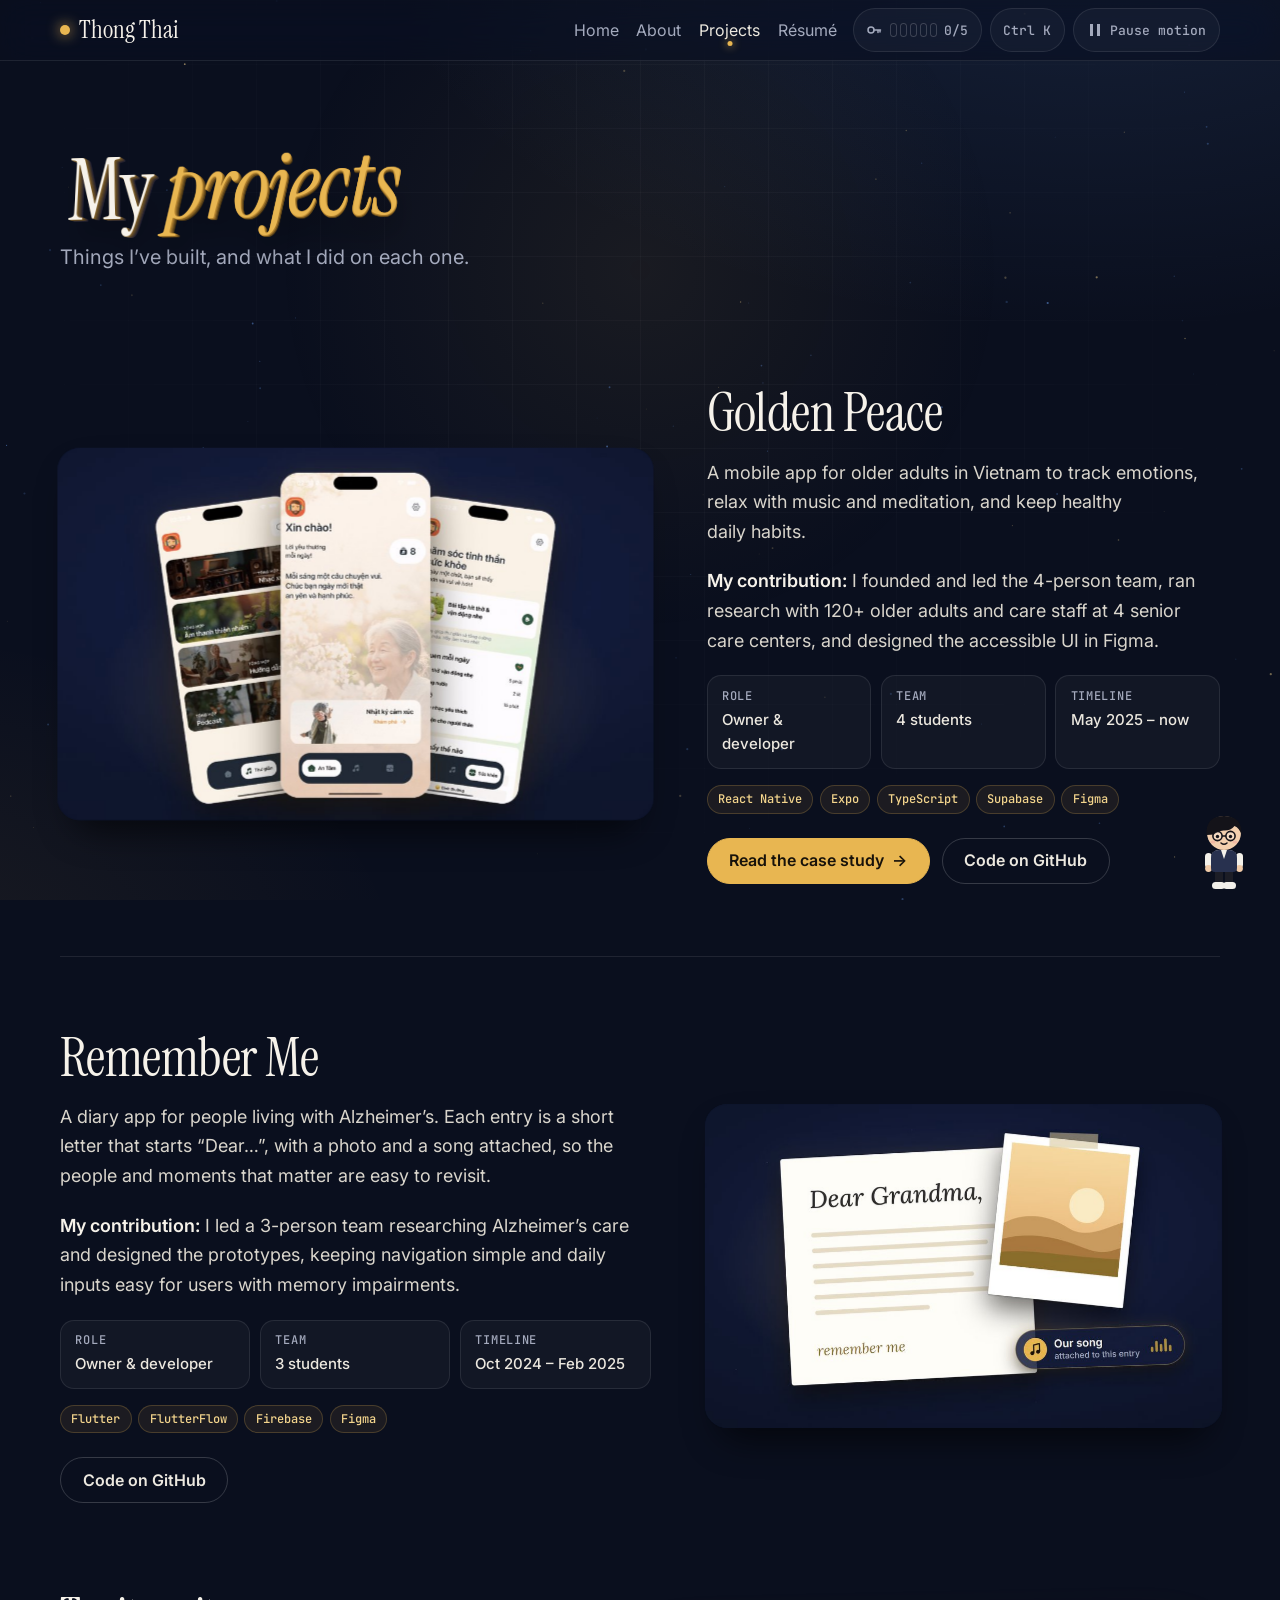
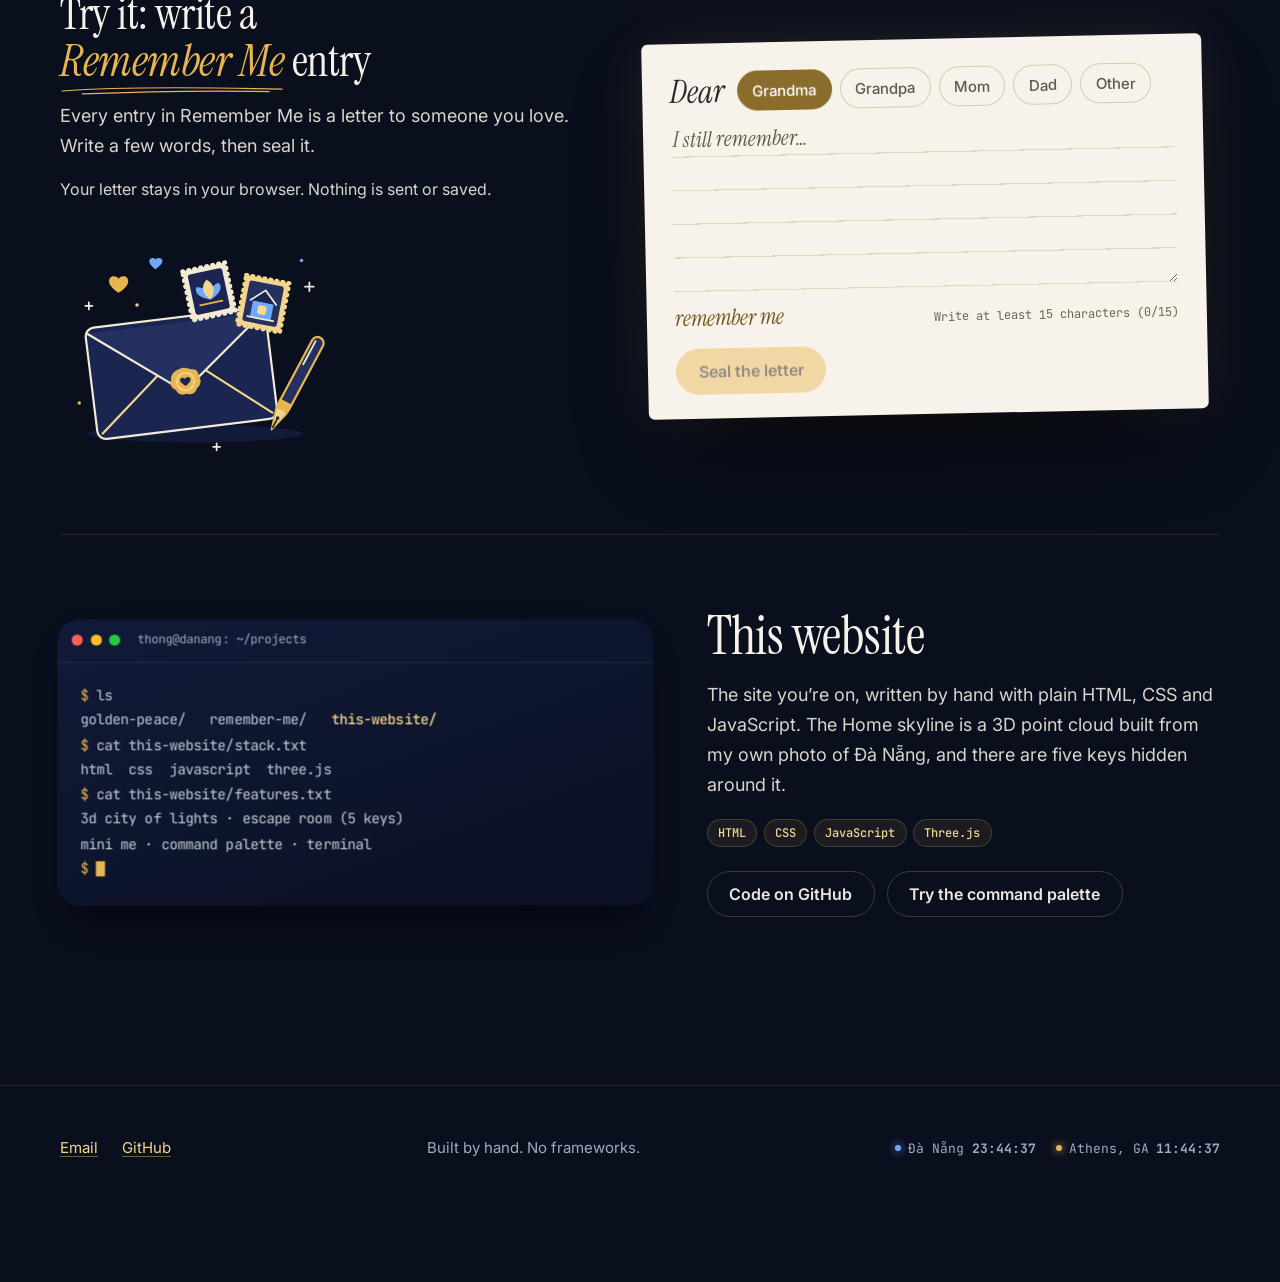
<file: projects.html>
<!doctype html>
<html lang="en">
<head>
  <meta charset="utf-8">
  <meta name="viewport" content="width=device-width, initial-scale=1">
  <title>Projects · Thong Thai</title>
  <meta name="description" content="Apps and projects by Thong Thai.">
  <link rel="preconnect" href="https://fonts.googleapis.com">
  <link rel="preconnect" href="https://fonts.gstatic.com" crossorigin>
  <link href="https://fonts.googleapis.com/css2?family=Instrument+Serif:ital@0;1&family=Inter:wght@400;500;600&family=JetBrains+Mono:wght@400;500&display=swap" rel="stylesheet">
  <link rel="icon" href="assets/favicon.svg" type="image/svg+xml">
  <link rel="stylesheet" href="css/style.css">
  <!-- Register transition hooks and the nav dot before incoming snapshots. -->
  <script src="js/site.js" defer blocking="render"></script>
</head>
<body data-page="projects" data-chibi="laptop">
  <a class="skip-link" href="#main-content">Skip to content</a>
  <header>
    <div class="wide">
      <a class="logo" href="index.html">Thong Thai</a>
      <nav aria-label="Main">
        <ul>
          <li><a href="index.html">Home</a></li>
          <li><a href="about.html">About</a></li>
          <li><a href="projects.html" aria-current="page">Projects</a></li>
          <li><a href="resume.html">Résumé</a></li>
        </ul>
      </nav>
    </div>
  </header>

  <main id="main-content" tabindex="-1">
    <div class="wide">
      <section class="page-head" data-chibi="wave" aria-labelledby="projects-title">
        <h1 class="title-3d" id="projects-title">My <em>projects</em></h1>
        <p class="tagline">Things I’ve built, and what I did on each one.</p>
      </section>

      <article class="showcase" data-chibi="laptop" aria-labelledby="gp-title">
        <div class="project-card">
          <div class="media spot project-surface" data-tilt="6">
            <div class="project-depth">
              <img class="vt-gp" src="assets/img/gp-cover.jpg" width="1000" height="625" alt="Three Golden Peace screens side by side: the Relax tab with large photo tiles, the home screen with a big ‘Xin chào!’ greeting, and the daily health checklist.">
            </div>
            <span class="project-glare" aria-hidden="true"></span>
          </div>
        </div>
        <div class="info">
          <h2 id="gp-title">Golden Peace</h2>
          <p>A mobile app for older adults in Vietnam to track emotions, relax with music and meditation, and keep healthy daily habits.</p>
          <p><strong>My contribution:</strong> I founded and led the 4-person team, ran research with 120+ older adults and care staff at 4 senior care centers, and designed the accessible UI in Figma.</p>
          <dl class="facts">
            <div><dt>Role</dt><dd>Owner &amp; developer</dd></div>
            <div><dt>Team</dt><dd>4 students</dd></div>
            <div><dt>Timeline</dt><dd>May 2025 – now</dd></div>
          </dl>
          <ul class="tags" aria-label="Technologies"><li>React Native</li><li>Expo</li><li>TypeScript</li><li>Supabase</li><li>Figma</li></ul>
          <div class="actions">
            <a class="btn" href="golden-peace.html">Read the case study <span class="arrow" aria-hidden="true">→</span></a>
            <a class="btn ghost" href="https://github.com/NotWutLit/golden-peace-app">Code on GitHub</a>
          </div>
        </div>
      </article>

      <article class="showcase flip-side" data-chibi="read" aria-labelledby="rm-title">
        <div class="project-card">
          <div class="media spot project-surface" data-tilt="6">
            <div class="project-depth">
              <!-- Illustration of the app's idea (the repo has no screenshots yet). Swap in a real screenshot when you have one. -->
              <img src="assets/img/rm-cover.jpg" width="1000" height="625" loading="lazy" alt="Illustration of a Remember Me entry: a letter that begins ‘Dear Grandma,’ with a photo and a song attached.">
            </div>
            <span class="project-glare" aria-hidden="true"></span>
          </div>
        </div>
        <div class="info">
          <h2 id="rm-title">Remember Me</h2>
          <p>A diary app for people living with Alzheimer’s. Each entry is a short letter that starts “Dear…”, with a photo and a song attached, so the people and moments that matter are easy to revisit.</p>
          <p><strong>My contribution:</strong> I led a 3-person team researching Alzheimer’s care and designed the prototypes, keeping navigation simple and daily inputs easy for users with memory impairments.</p>
          <dl class="facts">
            <div><dt>Role</dt><dd>Owner &amp; developer</dd></div>
            <div><dt>Team</dt><dd>3 students</dd></div>
            <div><dt>Timeline</dt><dd>Oct 2024 – Feb 2025</dd></div>
          </dl>
          <ul class="tags" aria-label="Technologies"><li>Flutter</li><li>FlutterFlow</li><li>Firebase</li><li>Figma</li></ul>
          <div class="actions">
            <a class="btn ghost" href="https://github.com/NotWutLit/remember-me-app">Code on GitHub</a>
          </div>
        </div>
      </article>


      <section class="letter-lab" data-chibi="read" aria-labelledby="letter-title">
        <div class="ll-intro">
          <h2 id="letter-title">Try it: write a <em>Remember Me<svg class="letter-ink" viewBox="0 0 300 18" preserveAspectRatio="none" aria-hidden="true" focusable="false"><path d="M3 10Q98 1 297 7M30 15Q164 8 280 11" fill="none" stroke="currentColor" stroke-width="2" stroke-linecap="round"/></svg></em> entry</h2>
          <p>Every entry in Remember Me is a letter to someone you love. Write a few words, then seal it.</p>
          <p class="hint">Your letter stays in your browser. Nothing is sent or saved.</p>
          <svg class="illo illo-col letter-art" aria-hidden="true" focusable="false" xmlns="http://www.w3.org/2000/svg" width="320" height="260" viewBox="0 0 320 260" fill="none">
            <ellipse cx="155" cy="227" rx="123" ry="10" fill="#111A38"/>
            <!-- Folded paper and a small, imperfect wax seal. -->
            <g transform="rotate(-7 139 156)" stroke-linejoin="round">
              <rect x="35" y="94" width="207" height="128" rx="10" fill="#1A2550" stroke="#F3EAD6" stroke-width="2.5"/>
              <path d="m40 216 79-65m118 65-79-65" stroke="#F4D58D" stroke-width="2.5"/>
              <path d="m37 100 88 68a23 23 0 0 0 28 0l87-68" fill="#24305F" stroke="#F3EAD6" stroke-width="2.5"/>
              <path d="M137 153c6-3 10 1 14 2 6 0 7 5 7 10 3 5 0 10-4 12-2 6-8 7-13 5-5 2-10-1-11-6-5-2-7-8-4-12 0-6 5-10 11-11Z" fill="#E8B651"/>
              <path class="letter-wax-glint" d="m133 162 7-4m7 13 4-4" stroke="#F3EAD6" stroke-width="2.5" stroke-linecap="round"/>
              <circle cx="142" cy="168" r="10" stroke="#F4D58D" stroke-width="2"/>
              <path d="M136 166c0-3 4-4 6-1 2-3 6-2 6 1 0 3-6 7-6 7s-6-4-6-7Z" fill="#1A2550"/>
            </g>
            <!-- Postage with scalloped edges, a lotus and a little home. -->
            <g transform="rotate(-12 170 64)">
              <path d="M145 36h50v57h-50Z" fill="#F3EAD6" stroke="#F3EAD6" stroke-width="5" stroke-dasharray="1 6" stroke-linecap="round"/>
              <rect x="150" y="41" width="40" height="47" rx="3" fill="#1A2550"/>
              <path d="M170 74c-12-4-17-11-13-17 8 1 13 7 13 17m0 0c12-4 17-11 13-17-8 1-13 7-13 17" fill="#6FA8FF"/>
              <path d="M170 74c-8-8-8-17 0-23 8 6 8 15 0 23Z" fill="#F4D58D"/>
              <path d="M157 78h26" stroke="#E8B651" stroke-width="2" stroke-linecap="round"/>
            </g>
            <g transform="rotate(11 232 79)">
              <path d="M207 50h50v57h-50Z" fill="#F4D58D" stroke="#F4D58D" stroke-width="5" stroke-dasharray="1 6" stroke-linecap="round"/>
              <rect x="212" y="55" width="40" height="47" rx="3" fill="#24305F"/>
              <path d="M220 77h24v19h-24Z" fill="#6FA8FF"/>
              <path d="m217 77 15-14 15 14" fill="#1A2550" stroke="#F3EAD6" stroke-width="2" stroke-linecap="round" stroke-linejoin="round"/>
              <rect x="227" y="81" width="10" height="10" rx="2" fill="#FFD98A"/>
              <path d="M217 96h30" stroke="#F3EAD6" stroke-width="2" stroke-linecap="round"/>
            </g>
            <!-- Fountain pen, capped with a bright split nib. -->
            <g transform="rotate(28 268 173)" stroke-linejoin="round">
              <rect x="261" y="110" width="14" height="94" rx="7" fill="#24305F" stroke="#E8B651" stroke-width="2.5"/>
              <path d="M265 116v30" stroke="#F3EAD6" stroke-width="2" stroke-linecap="round"/>
              <path d="M260 193h16v11h-16Z" fill="#E8B651"/>
              <path d="m261 204 7 25 7-25" fill="#F4D58D" stroke="#E8B651" stroke-width="2"/>
              <path d="M268 216v10" stroke="#1A2550" stroke-width="2" stroke-linecap="round"/>
              <circle cx="268" cy="214" r="2" fill="#1A2550"/>
            </g>
            <path d="M56 53c0-6 7-8 11-3 4-5 11-3 11 3 0 6-11 13-11 13S56 59 56 53Z" fill="#E8B651"/>
            <path d="M102 30c0-4 5-5 7-2 3-3 8-2 8 2 0 4-8 9-8 9s-7-5-7-9Z" fill="#6FA8FF"/>
            <path d="M33 77v8m-4-4h8M285 54v10m-5-5h10M179 238v8m-4-4h8" stroke="#F3EAD6" stroke-width="2" stroke-linecap="round"/>
            <circle cx="88" cy="80" r="2" fill="#F4D58D"/><circle cx="276" cy="29" r="2" fill="#6FA8FF"/><circle cx="22" cy="192" r="2" fill="#E8B651"/>
          </svg>
        </div>
        <div class="ll-stage">
          <form class="letter" id="letter-form">
            <fieldset class="to">
              <legend class="sr-only">Who is the letter for?</legend>
              <span class="dear" aria-hidden="true">Dear</span>
              <label><input type="radio" name="to" value="Grandma" checked><span>Grandma</span></label>
              <label><input type="radio" name="to" value="Grandpa"><span>Grandpa</span></label>
              <label><input type="radio" name="to" value="Mom"><span>Mom</span></label>
              <label><input type="radio" name="to" value="Dad"><span>Dad</span></label>
              <label><input type="radio" name="to" value="other"><span>Other</span></label>
              <span class="other-name" hidden>
                <input type="text" id="letter-to" maxlength="30" autocomplete="off" placeholder="their name" aria-label="Who is the letter for?">
              </span>
            </fieldset>
            <label class="sr-only" for="letter-body">Your letter</label>
            <textarea id="letter-body" rows="5" maxlength="600" placeholder="I still remember…" aria-describedby="letter-count"></textarea>
            <div class="letter-foot">
              <span class="sign">remember me</span>
              <span class="count" id="letter-count">Write at least 15 characters</span>
            </div>
            <button class="btn" type="submit" disabled>Seal the letter</button>
          </form>
          <div class="envelope" hidden>
            <svg class="env" viewBox="0 0 240 170" aria-hidden="true">
              <rect x="10" y="40" width="220" height="120" rx="6" fill="#F7F3EA"/>
              <path d="M10 46l110 66 110-66" fill="none" stroke="#E2D3AE" stroke-width="2"/>
              <path d="M10 160l86-58M230 160l-86-58" fill="none" stroke="#E2D3AE" stroke-width="2"/>
              <path class="flap" d="M10 46h220L120 118z" fill="#EFE6D2" stroke="#E2D3AE" stroke-width="2"/>
              <g class="seal"><circle cx="120" cy="112" r="16" fill="#C9962F"/><circle cx="120" cy="112" r="12" fill="none" stroke="#F4D58D" stroke-width="1.4"/><text x="120" y="118" text-anchor="middle" font-family="Instrument Serif, Georgia, serif" font-size="17" fill="#F4D58D">T</text></g>
            </svg>
            <p class="env-msg" role="status"></p>
            <button class="key key-inline key-big" type="button" data-key="projects" hidden></button>
            <button class="btn ghost" type="button" data-act="again">Write another</button>
          </div>
        </div>
      </section>

      <article class="showcase" data-chibi="laptop" aria-labelledby="site-title">
        <div class="project-card">
          <div class="media term-tile spot project-surface" data-tilt="6">
            <div class="project-depth">
              <div class="term-bar" aria-hidden="true"><i></i><i></i><i></i>thong@danang: ~/projects</div>
              <div class="term-code">
                <pre><span class="p">$</span> ls
golden-peace/   remember-me/   <b>this-website/</b>
<span class="p">$</span> cat this-website/stack.txt
html  css  javascript  three.js
<span class="p">$</span> cat this-website/features.txt
3d city of lights · escape room (5 keys)
mini me · command palette · terminal
<span class="p">$</span> <span class="cursor"></span></pre>
              </div>
            </div>
            <span class="project-glare" aria-hidden="true"></span>
          </div>
        </div>
        <div class="info">
          <h2 id="site-title">This website</h2>
          <p>The site you’re on, written by hand with plain HTML, CSS and JavaScript. The Home skyline is a 3D point cloud built from my own photo of Đà Nẵng, and there are five keys hidden around it.</p>
          <ul class="tags" aria-label="Technologies"><li>HTML</li><li>CSS</li><li>JavaScript</li><li>Three.js</li></ul>
          <div class="actions">
            <a class="btn ghost" href="https://github.com/NotWutLit/NotWutLit.github.io">Code on GitHub</a>
            <button class="btn ghost" type="button" data-open="palette">Try the command palette</button>
          </div>
        </div>
      </article>
    </div>
  </main>

  <footer>
    <div class="wide">
      <ul>
        <li><a href="mailto:thong11042008@gmail.com">Email</a></li>
        <li><a href="https://github.com/NotWutLit">GitHub</a></li>
      </ul>
      <p>Built by hand. No frameworks.</p>
    </div>
  </footer>
</body>
</html>
</file>
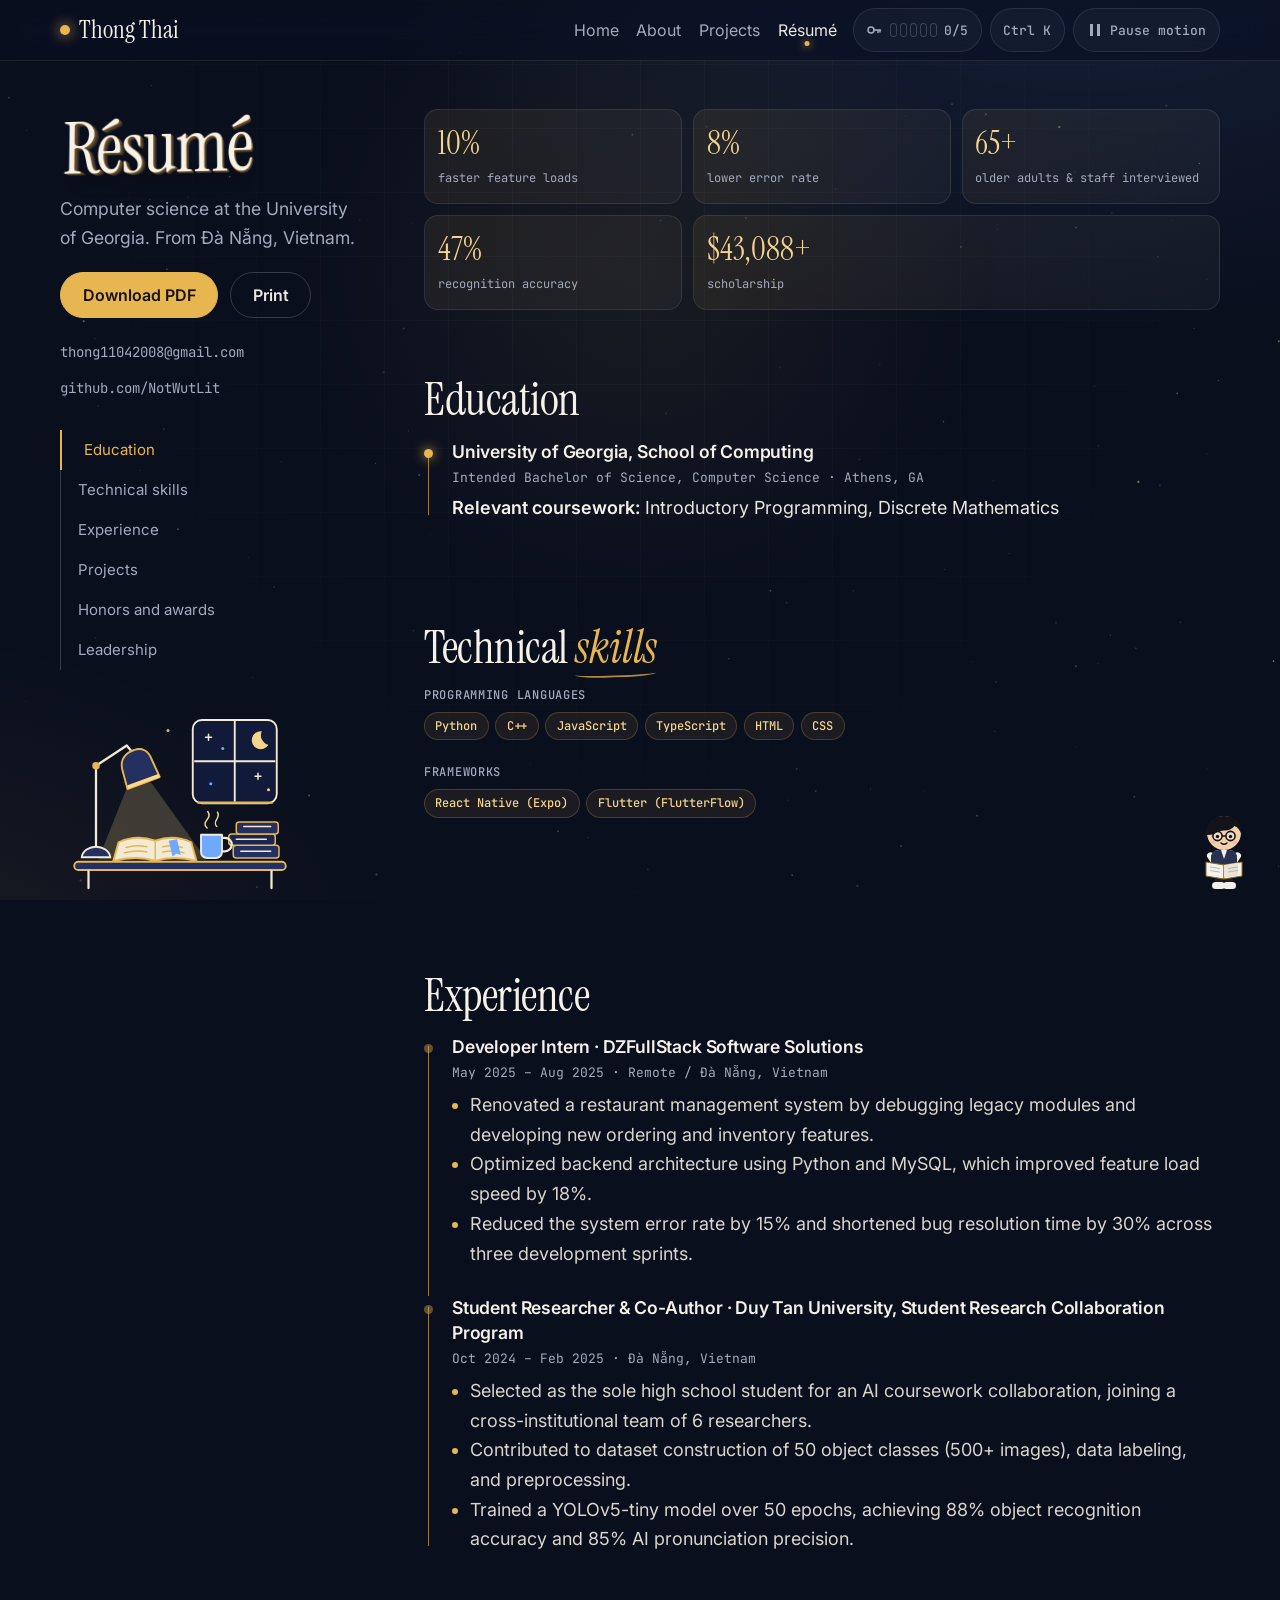
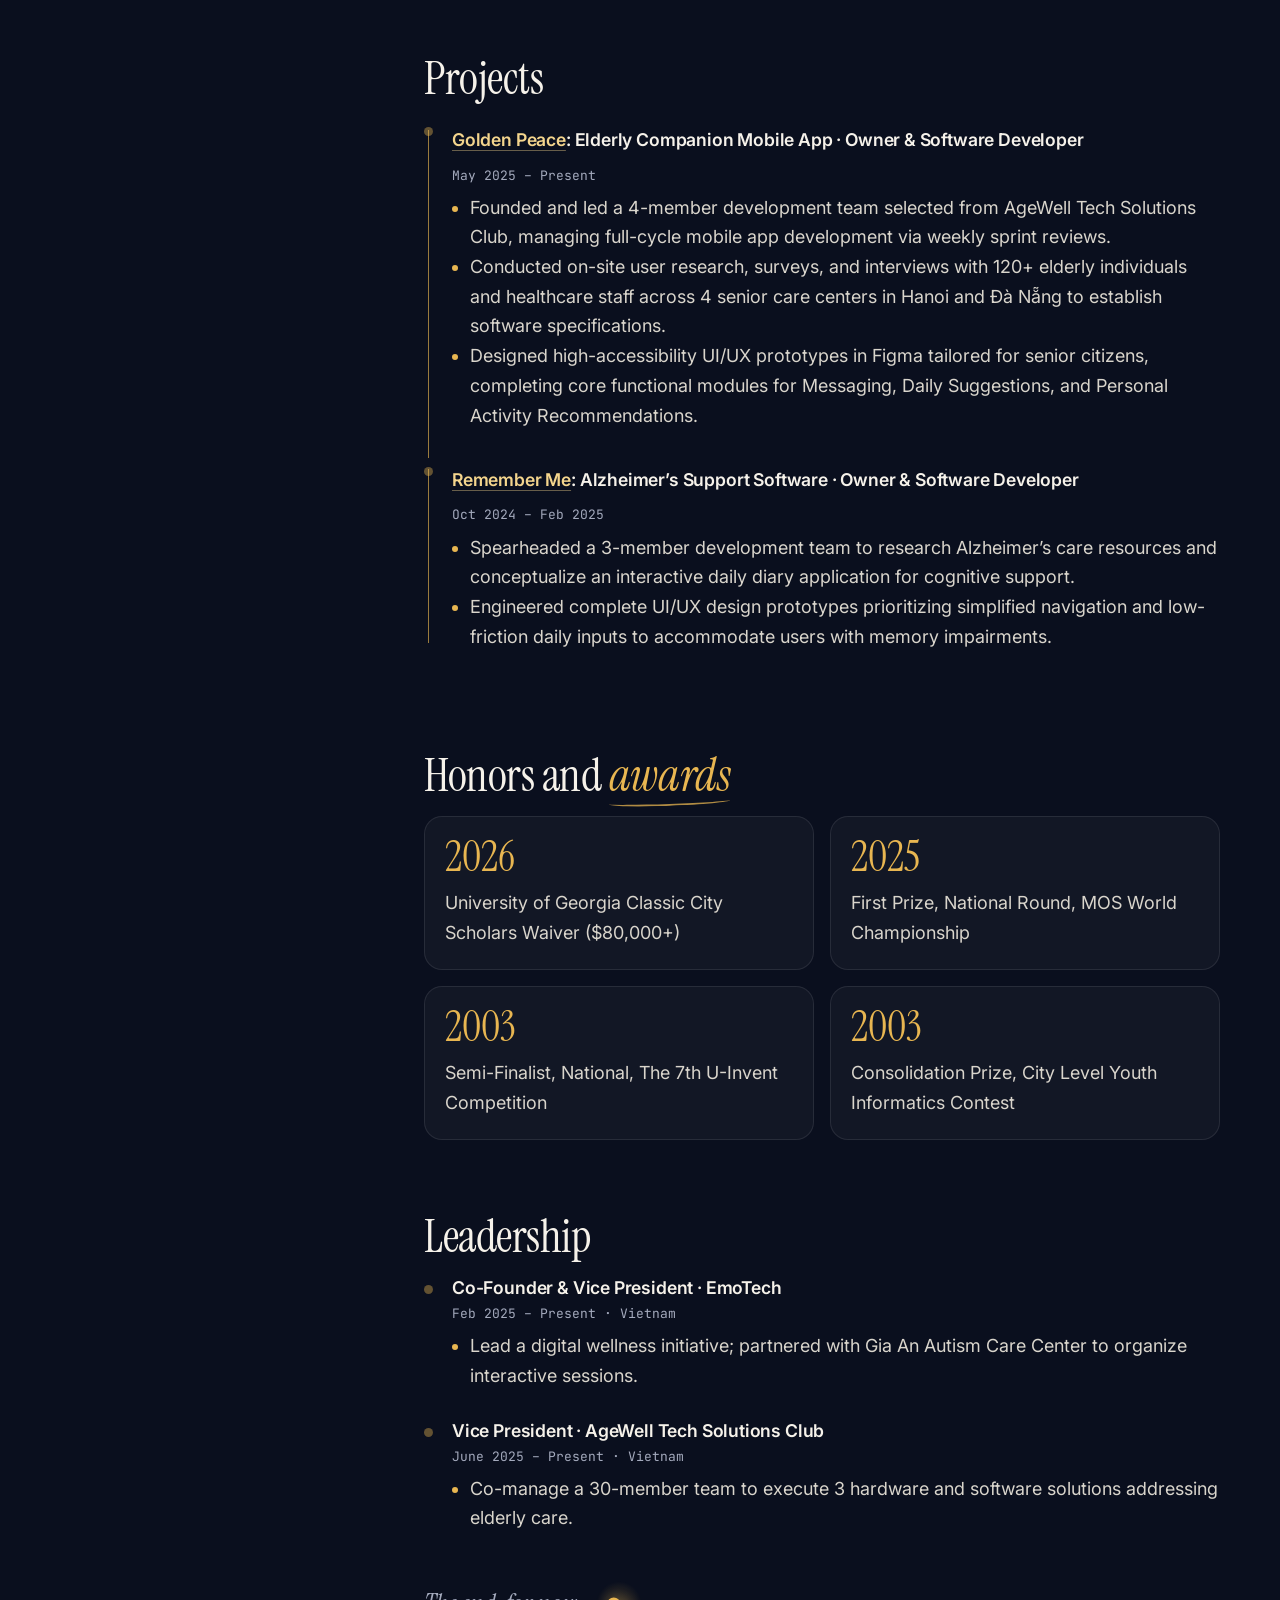
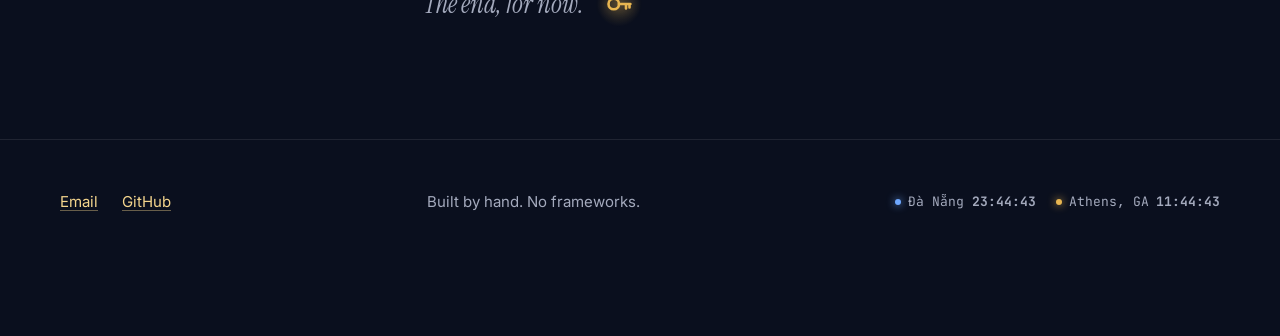
<file: resume.html>
<!doctype html>
<html lang="en">
<head>
  <meta charset="utf-8">
  <meta name="viewport" content="width=device-width, initial-scale=1">
  <title>Résumé · Thong Thai</title>
  <meta name="description" content="Résumé of Thong Thai, computer science student at UGA.">
  <link rel="preconnect" href="https://fonts.googleapis.com">
  <link rel="preconnect" href="https://fonts.gstatic.com" crossorigin>
  <link href="https://fonts.googleapis.com/css2?family=Instrument+Serif:ital@0;1&family=Inter:wght@400;500;600&family=JetBrains+Mono:wght@400;500&display=swap" rel="stylesheet">
  <link rel="icon" href="assets/favicon.svg" type="image/svg+xml">
  <link rel="stylesheet" href="css/style.css">
  <!-- Register transition hooks and the nav dot before incoming snapshots. -->
  <script src="js/site.js" defer blocking="render"></script>
</head>
<body data-page="resume" data-chibi="read">
  <a class="skip-link" href="#main-content">Skip to content</a>
  <header>
    <div class="wide">
      <a class="logo" href="index.html">Thong Thai</a>
      <nav aria-label="Main">
        <ul>
          <li><a href="index.html">Home</a></li>
          <li><a href="about.html">About</a></li>
          <li><a href="projects.html">Projects</a></li>
          <li><a href="resume.html" aria-current="page">Résumé</a></li>
        </ul>
      </nav>
    </div>
  </header>

  <main id="main-content" tabindex="-1">
    <div class="wide resume-layout">
      <aside class="resume-side" aria-label="Résumé summary">
        <h1 class="title-3d">Résumé</h1>
        <p class="tagline">Computer science at the University of Georgia. From Đà Nẵng, Vietnam.</p>
        <!-- This PDF has the phone number removed. Keep it that way when you replace it. -->
        <div class="actions">
          <a class="btn" href="assets/resume.pdf" download="Thong Thai - Resume.pdf">Download PDF</a>
          <button class="btn ghost" type="button" data-print>Print</button>
        </div>
        <ul class="contact">
          <li><a href="mailto:thong11042008@gmail.com">thong11042008@gmail.com</a></li>
          <li><a href="https://github.com/NotWutLit">github.com/NotWutLit</a></li>
        </ul>
        <nav class="resume-nav" aria-label="Résumé sections">
          <ul>
            <li><a href="#education">Education</a></li>
            <li><a href="#skills">Technical skills</a></li>
            <li><a href="#experience">Experience</a></li>
            <li><a href="#projects">Projects</a></li>
            <li><a href="#honors">Honors and awards</a></li>
            <li><a href="#leadership">Leadership</a></li>
          </ul>
        </nav>
        <svg class="illo illo-aside desk-scene" aria-hidden="true" focusable="false" data-reveal="blur" xmlns="http://www.w3.org/2000/svg" width="320" height="260" viewBox="0 0 320 260" fill="none">
  <!-- A quiet window above a late-night desk. -->
  <rect x="177" y="24" width="112" height="111" rx="12" fill="#111A38" stroke="#F3EAD6" stroke-width="2.5"/>
  <path d="M233 25v108m-54-54h108" stroke="#F3EAD6" stroke-width="2.5"/>
  <path d="M269 39a12 12 0 1 0 9 18 13 13 0 0 1-9-18Z" fill="#F4D58D"/>
  <path d="M198 43v8m-4-4h8m62 48v8m-4-4h8" stroke="#F3EAD6" stroke-width="2" stroke-linecap="round"/>
  <circle cx="217" cy="62" r="2" fill="#6FA8FF"/><circle cx="201" cy="109" r="2" fill="#6FA8FF"/><circle cx="278" cy="117" r="2" fill="#F4D58D"/>
  <path d="M184 134h99" stroke="#E8B651" stroke-width="3" stroke-linecap="round"/>
  <!-- Flat, translucent lamplight keeps the page visible behind it. -->
  <path class="desk-light" d="m95 100 27 8 73 102H51Z" fill="#FFD98A" opacity=".13"/>
  <path d="M48 205V85l41-27 18 22" stroke="#F3EAD6" stroke-width="3" stroke-linecap="round" stroke-linejoin="round"/>
  <circle cx="48" cy="85" r="5" fill="#E8B651"/>
  <path d="M99 64c10-4 19 1 23 12l11 24-43 16-7-26c-3-12 3-22 16-26Z" fill="#24305F" stroke="#E8B651" stroke-width="2.5" stroke-linejoin="round"/>
  <path d="m90 111 41-15 2 4-43 16Z" fill="#FFD98A"/>
  <path d="M29 207c1-9 10-14 19-14s18 5 19 14Z" fill="#24305F" stroke="#F3EAD6" stroke-width="2.5"/>
  <g stroke="#E8B651" stroke-width="2" stroke-linejoin="round">
    <rect x="231" y="191" width="61" height="17" rx="4" fill="#24305F"/>
    <rect x="225" y="176" width="62" height="15" rx="4" fill="#1A2550"/>
    <rect x="235" y="160" width="56" height="16" rx="4" fill="#24305F"/>
  </g>
  <path d="M245 166h36m-46 17h40m-34 16h40" stroke="#F3EAD6" stroke-width="2" stroke-linecap="round"/>
  <path d="M215 181h5a9 9 0 0 1 0 18h-5" stroke="#F3EAD6" stroke-width="3"/>
  <path d="M188 177h28v23a8 8 0 0 1-8 8h-12a8 8 0 0 1-8-8Z" fill="#6FA8FF" stroke="#F3EAD6" stroke-width="2.5" stroke-linejoin="round"/>
  <path class="desk-steam" d="M196 168c-9-9 8-12 1-22m12 20c-7-7 6-11 1-19" stroke="#F4D58D" stroke-width="2" stroke-linecap="round"/>
  <path d="M78 187q24-11 49-2 25-9 48 2l7 25q-31-8-55 0-24-8-56 0Z" fill="#F3EAD6" stroke="#E8B651" stroke-width="2.5" stroke-linejoin="round"/>
  <path d="M127 187v23m-39-16q14-4 28-1m-30 8q16-4 30-1m21-7q14-3 26 1m-26 6q16-3 28 1" stroke="#E8B651" stroke-width="2" stroke-linecap="round"/>
  <path d="m145 185 5 21 5-4 6 2-5-21" fill="#6FA8FF"/>
  <rect x="19" y="213" width="282" height="11" rx="5.5" fill="#24305F" stroke="#E8B651" stroke-width="2.5"/>
  <path d="M38 225v23m244-23v23" stroke="#F3EAD6" stroke-width="3" stroke-linecap="round"/>
  <circle cx="144" cy="38" r="2" fill="#E8B651"/>
</svg>
      </aside>

      <div class="resume-main">
        <ul class="resume-stats" aria-label="Selected results" tabindex="0">
          <li data-reveal="up"><strong data-count>18%</strong><span>faster feature loads</span></li>
          <li data-reveal="up"><strong data-count>15%</strong><span>lower error rate</span></li>
          <li data-reveal="up"><strong data-count>120+</strong><span>older adults &amp; staff interviewed</span></li>
          <li data-reveal="up"><strong data-count>88%</strong><span>recognition accuracy</span></li>
          <li data-reveal="up"><strong data-count>$80,000+</strong><span>scholarship</span></li>
        </ul>
        <section id="education" data-chibi="read" aria-labelledby="h-education">
          <h2 id="h-education">Education</h2>
          <div class="resume-item">
            <h3>University of Georgia, School of Computing</h3>
            <p class="meta">Intended Bachelor of Science, Computer Science · Athens, GA</p>
            <p><strong>Relevant coursework:</strong> Introductory Programming, Discrete Mathematics</p>
          </div>
        </section>

        <section id="skills" data-chibi="laptop" aria-labelledby="h-skills">
          <h2 id="h-skills" data-reveal="wipe">Technical <em>skills</em></h2>
          <div class="skill-groups">
            <div><h3>Programming languages</h3><ul class="tags"><li>Python</li><li>C++</li><li>JavaScript</li><li>TypeScript</li><li>HTML</li><li>CSS</li></ul></div>
            <div><h3>Frameworks</h3><ul class="tags"><li>React Native (Expo)</li><li>Flutter (FlutterFlow)</li></ul></div>
            <div><h3>Databases and tools</h3><ul class="tags"><li>MySQL</li><li>Supabase</li><li>Firebase</li><li>YOLOv5-tiny</li><li>Figma</li></ul></div>
          </div>
        </section>

        <section id="experience" data-chibi="laptop" aria-labelledby="h-experience">
          <h2 id="h-experience">Experience</h2>
          <div class="resume-item">
            <h3>Developer Intern · DZFullStack Software Solutions</h3>
            <p class="meta">May 2025 – Aug 2025 · Remote / Đà Nẵng, Vietnam</p>
            <ul>
              <li>Renovated a restaurant management system by debugging legacy modules and developing new ordering and inventory features.</li>
              <li>Optimized backend architecture using Python and MySQL, which improved feature load speed by 18%.</li>
              <li>Reduced the system error rate by 15% and shortened bug resolution time by 30% across three development sprints.</li>
            </ul>
          </div>
          <div class="resume-item">
            <h3>Student Researcher &amp; Co-Author · Duy Tan University, Student Research Collaboration Program</h3>
            <p class="meta">Oct 2024 – Feb 2025 · Đà Nẵng, Vietnam</p>
            <ul>
              <li>Selected as the sole high school student for an AI coursework collaboration, joining a cross-institutional team of 6 researchers.</li>
              <li>Contributed to dataset construction of 50 object classes (500+ images), data labeling, and preprocessing.</li>
              <li>Trained a YOLOv5-tiny model over 50 epochs, achieving 88% object recognition accuracy and 85% AI pronunciation precision.</li>
            </ul>
          </div>
        </section>

        <section id="projects" data-chibi="laptop" aria-labelledby="h-projects">
          <h2 id="h-projects">Projects</h2>
          <div class="resume-item">
            <h3><a href="golden-peace.html">Golden Peace</a>: Elderly Companion Mobile App · Owner &amp; Software Developer</h3>
            <p class="meta">May 2025 – Present</p>
            <ul>
              <li>Founded and led a 4-member development team selected from AgeWell Tech Solutions Club, managing full-cycle mobile app development via weekly sprint reviews.</li>
              <li>Conducted on-site user research, surveys, and interviews with 120+ elderly individuals and healthcare staff across 4 senior care centers in Hanoi and Đà Nẵng to establish software specifications.</li>
              <li>Designed high-accessibility UI/UX prototypes in Figma tailored for senior citizens, completing core functional modules for Messaging, Daily Suggestions, and Personal Activity Recommendations.</li>
            </ul>
          </div>
          <div class="resume-item">
            <h3><a href="https://github.com/NotWutLit/remember-me-app">Remember Me</a>: Alzheimer’s Support Software · Owner &amp; Software Developer</h3>
            <p class="meta">Oct 2024 – Feb 2025</p>
            <ul>
              <li>Spearheaded a 3-member development team to research Alzheimer’s care resources and conceptualize an interactive daily diary application for cognitive support.</li>
              <li>Engineered complete UI/UX design prototypes prioritizing simplified navigation and low-friction daily inputs to accommodate users with memory impairments.</li>
            </ul>
          </div>
        </section>

        <section id="honors" data-chibi="wave" aria-labelledby="h-honors">
          <h2 id="h-honors">Honors and <em>awards</em></h2>
          <ul class="awards">
            <li class="spot" data-tilt="5" data-reveal="scale"><span class="year" data-count data-count-from="2000">2026</span>University of Georgia Classic City Scholars Waiver ($80,000+)</li>
            <li class="spot" data-tilt="5" data-reveal="scale"><span class="year" data-count data-count-from="2000">2025</span>First Prize, National Round, MOS World Championship</li>
            <li class="spot" data-tilt="5" data-reveal="scale"><span class="year" data-count data-count-from="2000">2024</span>Semi-Finalist, National, The 7th U-Invent Competition</li>
            <li class="spot" data-tilt="5" data-reveal="scale"><span class="year" data-count data-count-from="2000">2024</span>Consolidation Prize, City Level Youth Informatics Contest</li>
          </ul>
        </section>

        <section id="leadership" data-chibi="wave" aria-labelledby="h-leadership">
          <h2 id="h-leadership">Leadership</h2>
          <div class="resume-item">
            <h3>Co-Founder &amp; Vice President · EmoTech</h3>
            <p class="meta">Feb 2025 – Present · Vietnam</p>
            <ul><li>Lead a digital wellness initiative; partnered with Gia An Autism Care Center to organize interactive sessions.</li></ul>
          </div>
          <div class="resume-item">
            <h3>Vice President · AgeWell Tech Solutions Club</h3>
            <p class="meta">June 2025 – Present · Vietnam</p>
            <ul><li>Co-manage a 30-member team to execute 3 hardware and software solutions addressing elderly care.</li></ul>
          </div>
          <p class="the-end">The end, for now. <button class="key key-inline" type="button" data-key="resume" hidden></button></p>
        </section>
      </div>
    </div>
  </main>

  <footer>
    <div class="wide">
      <ul>
        <li><a href="mailto:thong11042008@gmail.com">Email</a></li>
        <li><a href="https://github.com/NotWutLit">GitHub</a></li>
      </ul>
      <p>Built by hand. No frameworks.</p>
    </div>
  </footer>
</body>
</html>
</file>
<file: css/style.css>
/* =========================================================
   Thong Thai: "Đà Nẵng at night"
   Dark only. Gold = city lights, blue = the Hàn river.
   ========================================================= */
:root {
  color-scheme: dark;
  --bg: #0A0F1E;
  --bg-2: #0F1730;
  --surface: rgba(255, 255, 255, .035);
  --surface-2: rgba(255, 255, 255, .065);
  --border: rgba(255, 255, 255, .09);
  --border-strong: rgba(255, 255, 255, .18);
  --text: #ECE8DF;
  --muted: #A4AABD;          /* 7.9:1 on --bg */
  --faint: #7D849C;          /* decorative labels only */
  --gold: #E8B651;           /* 9.6:1 on --bg */
  --gold-soft: #F4D58D;
  --gold-glow: rgba(232, 182, 81, .35);
  --blue: #6FA8FF;
  --ink: #17120A;            /* text on gold */
  --radius: 20px;
  --serif: "Instrument Serif", Georgia, serif;
  --sans: "Inter", system-ui, sans-serif;
  --mono: "JetBrains Mono", ui-monospace, "Cascadia Code", Consolas, monospace;
  --ease-out: cubic-bezier(0.16, 1, 0.3, 1);
  --mx: 50vw; --my: 30vh;    /* cursor position, set by js/site.js */
}

* { box-sizing: border-box; }
html { scrollbar-color: #2A3354 var(--bg); scroll-padding-top: 90px; background-color: #0A0F1E; }
body { background-color: #0A0F1E; } /* plain colour under the gradients, for tools that cannot read layered backgrounds */
@media (prefers-reduced-motion: no-preference) { html { scroll-behavior: smooth; } }

body {
  margin: 0;
  min-height: 100vh;
  color: var(--text);
  font: 18px/1.65 var(--sans);
  background:
    radial-gradient(1200px 700px at 85% -10%, rgba(111, 168, 255, .12), transparent 60%),
    radial-gradient(900px 600px at -10% 110%, rgba(232, 182, 81, .08), transparent 60%),
    var(--bg);
  background-attachment: fixed;
  overflow-x: hidden;
}
/* faint blueprint grid + cursor spotlight */
body::before, body::after { content: ""; position: fixed; inset: 0; pointer-events: none; z-index: 0; }
body::before {
  background-image: linear-gradient(rgba(255,255,255,.028) 1px, transparent 1px), linear-gradient(90deg, rgba(255,255,255,.028) 1px, transparent 1px);
  background-size: 64px 64px;
  mask-image: radial-gradient(ellipse at 50% 30%, #000 20%, transparent 75%);
}
body::after { background: radial-gradient(520px circle at var(--mx) var(--my), rgba(232, 182, 81, .07), transparent 70%); }
body > * { position: relative; z-index: 1; }
dialog { position: fixed; } /* keep pop-ups centred on screen: body > * above must not make them relative */

h1, h2, h3 { font-family: var(--serif); font-weight: 400; line-height: 1.05; letter-spacing: -.01em; color: #F6F2EA; }
h1 { font-size: clamp(2.8rem, 6vw, 4.6rem); margin: 0 0 .5rem; }
h2 { font-size: clamp(2rem, 3.6vw, 2.9rem); margin: 4rem 0 1rem; }
h3 { font-size: 1.5rem; line-height: 1.2; }
h1 em, h2 em { color: var(--gold); }
h1, h2 { text-wrap: balance; }
p, figcaption, li, dd { text-wrap: pretty; }
p { margin: 0 0 1.1em; }
strong { color: #F6F2EA; font-weight: 600; }
::selection { background: var(--gold); color: var(--ink); }

a { color: var(--gold-soft); text-decoration-color: rgba(244, 213, 141, .4); text-underline-offset: .2em; transition: color .15s, text-decoration-color .15s, text-underline-offset .2s var(--ease-out); }
a:hover { color: #fff; text-decoration-color: var(--gold); text-underline-offset: .32em; }
:focus-visible { outline: 2px solid var(--gold); outline-offset: 3px; border-radius: 6px; }

img { max-width: 100%; height: auto; display: block; }
figure { margin: 0; }
figcaption { font-size: 16px; color: var(--muted); margin-top: .7rem; }
figcaption strong { color: var(--text); }

/* Layout */
.wrap { max-width: 760px; margin: 0 auto; padding: 0 20px; }
.wide { max-width: 1200px; margin: 0 auto; padding: 0 20px; }
main { padding: 3rem 0 6rem; }

/* ---------- Header ---------- */
header { position: sticky; top: 0; z-index: 50; view-transition-name: site-header;
  background: rgba(10, 15, 30, .62); backdrop-filter: blur(16px) saturate(150%); -webkit-backdrop-filter: blur(16px) saturate(150%);
  border-bottom: 1px solid var(--border); transition: background .3s; }
header .wide { display: flex; flex-wrap: wrap; align-items: center; justify-content: space-between; gap: .25rem 1.25rem; padding-block: .5rem; }
.logo { font-family: var(--serif); font-size: 1.55rem; color: #F6F2EA; text-decoration: none; display: inline-flex; align-items: center; gap: .55rem; min-height: 44px; }
.logo::before { content: ""; width: 10px; height: 10px; border-radius: 50%; background: var(--gold); box-shadow: 0 0 14px var(--gold); }
.logo:hover { color: #fff; }
nav { display: flex; align-items: center; gap: .5rem 1rem; flex-wrap: wrap; }
nav ul { list-style: none; margin: 0; padding: 0; display: flex; flex-wrap: wrap; gap: 0 1.1rem; }
nav a { color: var(--muted); text-decoration: none; font-size: 16px; display: inline-flex; align-items: center; min-height: 44px; position: relative; transition: color .15s; }
nav a:hover, nav a[aria-current] { color: var(--text); }
nav .nav-dot { position: absolute; left: 50%; bottom: 6px; width: 5px; height: 5px; border-radius: 50%; background: var(--gold); transform: translateX(-50%); box-shadow: 0 0 8px var(--gold); view-transition-name: nav-dot; }
.tools { display: flex; gap: .5rem; align-items: center; }
.chip-btn { font: 500 13px/1 var(--mono); color: var(--muted); background: var(--surface); border: 1px solid var(--border); border-radius: 999px;
  min-height: 44px; padding: 0 .8rem; display: inline-flex; align-items: center; gap: .45rem; cursor: pointer; transition: color .15s, border-color .15s, background .15s; }
.chip-btn:hover { color: var(--text); border-color: var(--border-strong); background: var(--surface-2); }
.chip-btn:active { background: rgba(232,182,81,.12); border-color: var(--gold); }
.chip-btn kbd { font: inherit; }
/* key ring: 5 slots that fill gold */
.keyring .slots { display: inline-flex; gap: 3px; }
.keyring .slots i { width: 7px; height: 14px; border-radius: 3px; border: 1px solid var(--border-strong); }
.keyring .slots i.on { background: var(--gold); border-color: var(--gold); box-shadow: 0 0 8px var(--gold-glow); }
.keyring.bump { animation: bump .6s var(--ease-out); }
@keyframes bump { 30% { transform: scale(1.18); } }

/* scroll progress */
.progress { position: fixed; top: 0; left: 0; right: 0; height: 2px; z-index: 60; transform-origin: 0 50%; transform: scaleX(var(--p, 0));
  background: linear-gradient(90deg, var(--blue), var(--gold)); box-shadow: 0 0 10px var(--gold-glow); }

/* ---------- Footer ---------- */
footer { border-top: 1px solid var(--border); padding: 2.5rem 0 7rem; color: var(--muted); font-size: 15px; }
footer .wide { display: flex; flex-wrap: wrap; gap: 1rem 2rem; justify-content: space-between; align-items: center; }
footer ul { list-style: none; padding: 0; margin: 0; display: flex; flex-wrap: wrap; gap: 0 1.5rem; }
footer a { display: inline-flex; align-items: center; min-height: 44px; }
footer p { margin: 0; }
.clocks { font-family: var(--mono); font-size: 13px; color: var(--muted); display: flex; gap: 1.25rem; flex-wrap: wrap; }
.clocks b { font-variant-numeric: tabular-nums; }
.clocks span { display: inline-flex; align-items: center; gap: .45rem; }
.clocks span::before { content: ""; width: 6px; height: 6px; border-radius: 50%; background: var(--blue); box-shadow: 0 0 8px var(--blue); animation: pulse 2s infinite; }
.clocks span + span::before { background: var(--gold); box-shadow: 0 0 8px var(--gold); }
@keyframes pulse { 50% { opacity: .35; } }

/* ---------- Buttons ---------- */
.btn { display: inline-flex; align-items: center; justify-content: center; gap: .5rem; min-height: 46px; padding: .55rem 1.35rem; border-radius: 999px; font: 600 16px/1.3 var(--sans);
  background: var(--gold); color: var(--ink); border: 1px solid var(--gold); text-decoration: none; cursor: pointer;
  box-shadow: 0 0 0 0 var(--gold-glow); transition: transform .15s var(--ease-out), box-shadow .25s, background .15s; }
.btn:hover { color: var(--ink); background: var(--gold-soft); box-shadow: 0 8px 30px -6px var(--gold-glow); transform: translateY(-1px); }
.btn:active { transform: scale(.97); }
.btn.ghost { background: transparent; color: var(--text); border-color: var(--border-strong); }
.btn.ghost:hover { color: #fff; background: var(--surface-2); border-color: var(--text); box-shadow: none; }
.btn .arrow { transition: transform .2s var(--ease-out); }
.btn:hover .arrow { transform: translateX(3px); }
.actions { display: flex; flex-wrap: wrap; gap: .75rem; align-items: center; margin: 1.5rem 0; }

.tagline { font-size: 1.25rem; color: var(--muted); margin-top: 0; }
.lead { font-size: 1.12em; color: #D9D5CC; }
.tagline, .lead { max-width: 34em; }
.jump { margin: 0; color: var(--muted); }
.jump a, .back a { display: inline-flex; align-items: center; min-height: 44px; }
.back { margin: 2.5rem 0 0; }
.kicker-free { margin-top: 0; }

/* section heading with a thin rule */
.sec-head { display: flex; align-items: end; justify-content: space-between; gap: 1rem; flex-wrap: wrap; margin: 0 0 2rem; }
.sec-head h2 { margin: 0; }
.sec-head p { margin: 0; color: var(--muted); max-width: 30em; }

/* ---------- Golden Peace + shared content pieces ---------- */
.facts { display: grid; grid-template-columns: repeat(auto-fit, minmax(150px, 1fr)); gap: .6rem; margin: 1.5rem 0 0; }
.facts > div { background: var(--surface); border: 1px solid var(--border); border-radius: 14px; padding: .7rem .9rem; }
.facts dt { font: 500 12px/1.4 var(--mono); color: var(--muted); text-transform: uppercase; letter-spacing: .06em; }
.facts dd { margin: .2rem 0 0; font-weight: 500; font-size: 15px; color: var(--text); }
.anchor { font-family: var(--serif); font-size: clamp(1.6rem, 3vw, 2.2rem); line-height: 1.2; color: var(--gold); margin: 0 0 1.25rem; }
.hint { color: var(--muted); font-size: 16px; margin-top: -.25rem; }

/* hero: text + phone */
.feature { display: grid; grid-template-columns: 1fr; gap: 2.5rem; align-items: center; margin: 2rem 0 4rem; }
.feature > div { max-width: 38rem; }
.feature h1, .feature h2 { margin-top: 0; }
.feature img { max-width: min(260px, 100%); margin-inline: auto; border-radius: 30px; box-shadow: 0 30px 80px -20px rgba(0,0,0,.7), 0 0 0 1px var(--border); }
@media (min-width: 760px) { .feature { grid-template-columns: 280px 1fr; } }
@media (max-width: 759px) { .feature > div { order: -1; } .feature img { max-width: min(210px, 100%); } }
/* CSS 3D phone (Golden Peace hero): turns with scroll and the cursor */
.phone3d { perspective: 1200px; display: grid; place-items: center; }
.phone3d img { transform: rotateY(var(--ry, -14deg)) rotateX(var(--rx, 6deg)); transition: transform .5s var(--ease-out); }

.phone { border-radius: 24px; box-shadow: 0 20px 50px -18px rgba(0,0,0,.8), 0 0 0 1px var(--border); }

.gallery { display: grid; gap: 2.5rem 2rem; grid-template-columns: 1fr 1fr; }
.gallery > * { min-width: 0; }
.gallery img { max-width: min(300px, 100%); margin-inline: auto; }
.enlarge { display: block; border-radius: 24px; cursor: zoom-in; }
.enlarge img { transition: transform .35s var(--ease-out), box-shadow .35s var(--ease-out); }
.enlarge:hover img, .enlarge:focus-visible img { transform: translateY(-6px) scale(1.02); box-shadow: 0 30px 60px -20px rgba(0,0,0,.8), 0 0 40px -8px var(--gold-glow), 0 0 0 1px rgba(232,182,81,.4); }
@media (max-width: 559px) {
  .gallery { grid-template-columns: 1fr; gap: 1.75rem; }
  .gallery figure { display: grid; grid-template-columns: 112px 1fr; gap: 1rem; align-items: start; }
  .gallery figcaption { margin-top: 0; }
  .gallery img, .gallery .enlarge { border-radius: 14px; }
}

.demo { text-align: center; }
.demo .actions { justify-content: center; }
.demo img { max-width: min(280px, 100%); margin-inline: auto; box-shadow: 0 30px 80px -20px rgba(0,0,0,.8), 0 0 60px -10px rgba(111,168,255,.35), 0 0 0 1px var(--border); }
@media (max-width: 559px) { .demo img { max-width: min(240px, 100%); } }
.status { min-height: 1.6em; color: var(--muted); font-size: 16px; }

/* graded reflection: the one gold glass panel */
.reflection { position: relative; margin-top: 6rem; padding: 2.25rem 1.5rem; border-radius: 24px; font-size: 1.1em;
  background: linear-gradient(160deg, rgba(232,182,81,.12), rgba(232,182,81,.03) 60%), rgba(15,23,48,.7);
  border: 1px solid rgba(232,182,81,.28); box-shadow: 0 40px 100px -40px rgba(232,182,81,.25); }
.reflection::before { content: ""; position: absolute; inset: -1px; border-radius: inherit; padding: 1px; pointer-events: none;
  background: conic-gradient(from var(--a, 0deg), transparent 0 70%, var(--gold) 80%, transparent 90%);
  -webkit-mask: linear-gradient(#000 0 0) content-box, linear-gradient(#000 0 0); -webkit-mask-composite: xor; mask-composite: exclude;
  animation: spin-border 8s linear infinite; opacity: .7; }
@property --a { syntax: "<angle>"; inherits: false; initial-value: 0deg; }
@keyframes spin-border { to { --a: 360deg; } }
.reflection > :last-child { margin-bottom: 0; }
@media (min-width: 640px) { .reflection { padding: 3rem 3.25rem; } }
.reflection h2 { margin-top: 0; font-size: clamp(2.1rem, 4vw, 3rem); }
.reflection .opening { font-family: var(--serif); font-style: italic; font-size: clamp(1.5rem, 2.6vw, 1.85rem); line-height: 1.35; color: var(--gold-soft); }

/* ---------- Cards (Projects + Home bento) ---------- */
.cards { display: grid; gap: 1.5rem; grid-template-columns: 1fr; }
@media (min-width: 760px) { .cards { grid-template-columns: repeat(2, 1fr); } }
.card { position: relative; display: flex; flex-direction: column; overflow: hidden; border-radius: var(--radius);
  background: var(--surface); border: 1px solid var(--border); transition: border-color .3s, transform .4s var(--ease-out), box-shadow .4s; transform-style: preserve-3d; }
.card:hover { border-color: rgba(232,182,81,.35); box-shadow: 0 30px 80px -30px rgba(0,0,0,.8); }
/* cursor-following glow (js sets --x/--y) */
.spot::after { content: ""; position: absolute; inset: 0; border-radius: inherit; pointer-events: none; opacity: 0; transition: opacity .3s;
  background: radial-gradient(420px circle at var(--x, 50%) var(--y, 50%), rgba(232,182,81,.13), transparent 60%); }
.spot:hover::after { opacity: 1; }
.card .thumb { position: relative; aspect-ratio: 16 / 10; overflow: hidden; background: var(--bg-2); }
.card .thumb img { position: absolute; inset: 0; width: 100%; height: 100%; max-width: none; object-fit: cover; transition: transform .6s var(--ease-out); }
.card:hover .thumb img { transform: scale(1.04); }
.card .body { padding: 1.4rem 1.5rem 1.25rem; display: flex; flex-direction: column; gap: .6rem; flex: 1; }
.card h2 { font-size: 2rem; margin: 0; }
.card p { margin: 0; color: #D9D5CC; }
.tags { list-style: none; padding: 0; margin: .25rem 0; display: flex; flex-wrap: wrap; gap: .4rem; }
.tags li { font: 500 12px/1 var(--mono); padding: .45rem .65rem; border-radius: 999px; color: var(--gold-soft); background: rgba(232,182,81,.08); border: 1px solid rgba(232,182,81,.22); }
.card .links { margin-top: auto; padding-top: .5rem; display: flex; flex-wrap: wrap; gap: 0 1.5rem; }
.card .links a, .resume-item h3 a { display: inline-flex; align-items: center; min-height: 44px; }
.card .links a::after { content: "→"; margin-left: .35rem; transition: transform .2s var(--ease-out); }
.card .links a:hover::after { transform: translateX(3px); }

/* ---------- Résumé ---------- */
.resume-item { position: relative; margin: 0 0 1.75rem; padding-left: 1.75rem; }
.resume-item::before { content: ""; position: absolute; left: 4px; top: .7rem; bottom: -1.75rem; width: 1px; background: var(--border-strong); transform-origin: top; transform: scaleY(var(--drawn, 1)); transition: transform .9s var(--ease-out); }
.resume-item:last-of-type::before { bottom: .5rem; }
.resume-item::after { content: ""; position: absolute; left: 0; top: .55rem; width: 9px; height: 9px; border-radius: 50%; background: var(--gold); box-shadow: 0 0 12px var(--gold); }
.resume-item h3 { margin: 0; font-family: var(--sans); font-size: 1.1rem; font-weight: 600; line-height: 1.4; color: #F6F2EA; }
.resume-item .meta { color: var(--muted); font: 13px/1.6 var(--mono); margin: .2rem 0 .3rem; }
.resume-item ul { padding-left: 1.1rem; margin: .4rem 0 0; color: #D9D5CC; }
.resume-item li::marker { color: var(--gold); }

/* ---------- Shared timeline (About) ---------- */
.timeline { list-style: none; margin: 2rem 0 0; padding: 0 0 0 1.75rem; position: relative; }
.timeline::before { content: ""; position: absolute; left: 4px; top: .6rem; bottom: .6rem; width: 2px; border-radius: 2px;
  background: linear-gradient(var(--gold), var(--blue)); transform-origin: top; transform: scaleY(var(--drawn, 1)); }
.timeline li { position: relative; margin: 0 0 1.6rem; }
.timeline li::before { content: ""; position: absolute; left: calc(-1.75rem + 0px); top: .5rem; width: 10px; height: 10px; border-radius: 50%; background: var(--bg); border: 2px solid var(--gold); }
.timeline time { display: block; font: 13px/1.5 var(--mono); color: var(--gold); }
.timeline b { color: #F6F2EA; font-weight: 600; }

/* polaroid frames (About + Home) */
.polaroid { background: #F7F3EA; padding: 10px 10px 0; border-radius: 4px; color: #2B2B2B; box-shadow: 0 24px 50px -18px rgba(0,0,0,.75);
  transform: rotate(var(--r, 0deg)); transition: transform .4s var(--ease-out), box-shadow .4s; }
.polaroid img { border-radius: 2px; }
.polaroid figcaption { font-family: var(--serif); font-style: italic; font-size: 19px; color: #3A3630; text-align: center; padding: .55rem .4rem .75rem; margin: 0; }
.photo-row { display: grid; grid-template-columns: 1fr 1fr; gap: 1.5rem; margin: 2rem 0 1rem; align-items: start; }
.photo-row .polaroid:nth-child(1) { --r: -2.5deg; }
.photo-row .polaroid:nth-child(2) { --r: 2deg; margin-top: 1.5rem; }
.about-head { display: grid; gap: 2rem; align-items: center; }
@media (min-width: 700px) { .about-head { grid-template-columns: 1fr 230px; } }
.about-head .polaroid { --r: 3deg; max-width: 230px; justify-self: center; }

/* flip card (About key lives on the back) */
.flip { perspective: 1000px; background: none; border: 0; padding: 0; cursor: pointer; display: block; width: 100%; text-align: inherit; font: inherit; color: inherit; }
.flip-inner { display: grid; transition: transform .8s var(--ease-out); transform-style: preserve-3d; }
.flip.flipped .flip-inner { transform: rotateY(180deg); }
.flip-face { grid-area: 1 / 1; backface-visibility: hidden; -webkit-backface-visibility: hidden; }
.flip-back { transform: rotateY(180deg); display: grid; place-content: center; gap: .6rem; text-align: center; padding: 1.5rem; border-radius: 4px;
  background: repeating-linear-gradient(0deg, #F7F3EA 0 30px, #EFE8D8 30px 31px); color: #3A3630; font-family: var(--serif); font-style: italic; font-size: 20px; }

/* ---------- Home ---------- */
.hero { position: relative; min-height: min(100svh, 900px); display: grid; align-items: center; overflow: hidden; margin-top: -3rem; padding: 6rem 0 7rem; isolation: isolate; }
.hero-bg { position: absolute; inset: 0; z-index: -1; }
.hero-bg img { position: absolute; left: 0; right: 0; bottom: 0; width: 100%; height: 70%; object-fit: cover; object-position: 50% 60%; opacity: .32;
  mask-image: linear-gradient(to top, #000 25%, transparent 95%); -webkit-mask-image: linear-gradient(to top, #000 25%, transparent 95%); }
.hero-bg canvas { position: absolute; inset: 0; width: 100%; height: 100%; opacity: 0; transition: opacity 1.2s; }
.hero-bg canvas.ready { opacity: 1; }
.hero-bg::after { content: ""; position: absolute; inset: 0; background: radial-gradient(ellipse at 30% 50%, rgba(10,15,30,.75), transparent 65%), linear-gradient(to bottom, transparent 70%, var(--bg)); }
.hero-inner { display: grid; gap: 3rem; align-items: center; }
@media (min-width: 900px) { .hero-inner { grid-template-columns: 1.4fr .6fr; } }
.display { font-size: clamp(3.6rem, 11vw, 8.5rem); line-height: .9; letter-spacing: -.025em; margin: 0 0 1.25rem; }
.rotator { font-size: clamp(1.3rem, 2.4vw, 1.75rem); color: var(--text); margin: 0 0 1.25rem; font-family: var(--serif); }
.rotator .scramble { color: var(--gold); font-style: italic; display: inline-block; min-width: 12ch; }
.rotator .scramble .glyph { color: var(--blue); font-family: var(--mono); font-style: normal; font-size: .8em; }
.hero .clocks { margin-top: 1.75rem; }
.or-press { color: var(--muted); font-size: 15px; }
.or-press kbd { font: 500 13px/1 var(--mono); border: 1px solid var(--border-strong); border-bottom-width: 2px; border-radius: 6px; padding: .25rem .4rem; color: var(--text); }
.hero-photo { justify-self: center; max-width: 280px; perspective: 900px; }
.hero-photo .polaroid { --r: 4deg; transform: rotate(var(--r)) rotateX(var(--tx, 0deg)) rotateY(var(--ty, 0deg)); }
.scroll-cue { position: absolute; left: 50%; bottom: 2rem; transform: translateX(-50%); width: 24px; height: 38px; border: 1.5px solid var(--border-strong); border-radius: 12px; }
.scroll-cue::after { content: ""; position: absolute; left: 50%; top: 7px; width: 3px; height: 7px; border-radius: 2px; background: var(--gold); transform: translateX(-50%); animation: cue 1.8s var(--ease-out) infinite; }
@keyframes cue { 60% { transform: translate(-50%, 12px); opacity: 0; } 100% { opacity: 0; } }

/* tech ticker */
.ticker { border-block: 1px solid var(--border); overflow: hidden; padding: 1rem 0; mask-image: linear-gradient(90deg, transparent, #000 10%, #000 90%, transparent); }
.ticker-track { display: flex; gap: 2.5rem; width: max-content; animation: tick 40s linear infinite; font: 500 15px/1 var(--mono); color: var(--muted); }
.ticker:hover .ticker-track { animation-play-state: paused; }
.ticker-track span { display: inline-flex; align-items: center; gap: 2.5rem; white-space: nowrap; }
.ticker-track span::after { content: ""; width: 6px; height: 6px; background: var(--gold); transform: rotate(45deg); opacity: .7; }
@keyframes tick { to { transform: translateX(-50%); } }

/* bento */
.section { padding: 7rem 0 0; }
.bento { display: grid; gap: 1.25rem; grid-template-columns: 1fr; }
@media (min-width: 900px) {
  .bento { grid-template-columns: repeat(6, 1fr); grid-auto-rows: minmax(150px, auto); }
  .b-gp { grid-column: span 4; grid-row: span 2; }
  .b-rm { grid-column: span 2; grid-row: span 2; }
  .b-home { grid-column: span 3; }
  .b-now { grid-column: span 3; }
}
.tile { position: relative; overflow: hidden; border-radius: var(--radius); background: var(--surface); border: 1px solid var(--border); padding: 1.5rem; transition: border-color .3s; }
.tile:hover { border-color: rgba(232,182,81,.3); }
.tile h3 { margin: 0 0 .5rem; font-size: 1.9rem; }
.tile p { color: #D9D5CC; margin: 0 0 .75rem; }
.tile.card { padding: 0; }
.stretch::before { content: ""; position: absolute; inset: 0; z-index: 2; } /* whole card clickable */
.b-home { min-height: 260px; display: flex; flex-direction: column; justify-content: flex-end; }
.b-home img { position: absolute; inset: 0; width: 100%; height: 100%; object-fit: cover; opacity: .55; transform: scale(1.08) translateY(var(--par, 0px)); transition: opacity .4s; }
.b-home:hover img { opacity: .7; }
.b-home::before { content: ""; position: absolute; inset: 0; background: linear-gradient(to top, rgba(10,15,30,.95), rgba(10,15,30,.2)); z-index: 1; }
.b-home > :not(img) { position: relative; z-index: 2; }
.b-home .clocks { margin-top: .25rem; }
.now-list { list-style: none; padding: 0; margin: .5rem 0 1rem; display: grid; gap: .55rem; }
.now-list li { display: grid; grid-template-columns: 6.5rem 1fr; gap: .75rem; font-size: 16px; color: #D9D5CC; }
.now-list span { font: 12px/1.9 var(--mono); color: var(--muted); text-transform: uppercase; letter-spacing: .06em; }

/* polaroid board (drag to rearrange) */
.board { position: relative; height: 940px; margin-top: 1rem; border-radius: var(--radius); border: 1px dashed var(--border-strong);
  background: radial-gradient(ellipse at 50% 40%, rgba(232,182,81,.06), transparent 70%); }
.board .polaroid { position: absolute; width: 230px; cursor: grab; touch-action: none; user-select: none; }
.board .polaroid.dragging { cursor: grabbing; box-shadow: 0 40px 70px -20px rgba(0,0,0,.9); }
.board .polaroid img { pointer-events: none; }
.board-note { color: var(--muted); font-size: 15px; margin-top: .75rem; }
@media (max-width: 899px) {
  .board { height: auto; display: flex; gap: 1.25rem; overflow-x: auto; scroll-snap-type: x mandatory; padding: 1.5rem; border-style: solid; }
  .board .polaroid { position: relative; inset: auto !important; flex: 0 0 210px; scroll-snap-align: center; cursor: default; }
  .board .key { position: relative; inset: auto !important; align-self: center; flex: 0 0 auto; }
}

.outro { text-align: center; padding: 9rem 0 2rem; }
.outro h2 { font-size: clamp(2.6rem, 7vw, 5.5rem); line-height: 1; margin: 0 auto 1.5rem; max-width: 14ch; }
.outro .actions { justify-content: center; }

/* ---------- Escape room: keys, chibi, dialogs ---------- */
.key { position: absolute; z-index: 3; width: 46px; height: 46px; display: grid; place-items: center; border-radius: 50%; border: 0; cursor: pointer;
  background: radial-gradient(circle, rgba(232,182,81,.25), transparent 70%); color: var(--gold); animation: glint 2.6s ease-in-out infinite; }
.key svg { width: 28px; height: 28px; filter: drop-shadow(0 0 6px var(--gold-glow)); }
.key:hover { transform: scale(1.15); }
.key.found { animation: collect .7s var(--ease-out) forwards; pointer-events: none; }
.key[hidden] { display: none; }
@keyframes glint { 0%, 100% { filter: brightness(1); transform: rotate(-8deg); } 50% { filter: brightness(1.6); transform: rotate(8deg); } }
@keyframes collect { to { transform: translateY(-60px) scale(1.6) rotate(360deg); opacity: 0; } }
.key-inline { position: static; display: inline-grid; vertical-align: middle; }

.toast { position: fixed; left: 50%; bottom: 1.5rem; z-index: 80; transform: translate(-50%, 150%); background: rgba(15,23,48,.92); backdrop-filter: blur(10px);
  border: 1px solid rgba(232,182,81,.4); border-radius: 999px; padding: .7rem 1.2rem; font-size: 15px; color: var(--text); transition: transform .45s var(--ease-out), visibility .45s; box-shadow: 0 20px 50px -10px rgba(0,0,0,.7);
  width: max-content; max-width: calc(100vw - 32px); visibility: hidden; pointer-events: none; }
.toast.show { transform: translate(-50%, 0); visibility: visible; }

/* chibi Thong */
.chibi { position: fixed; bottom: 6px; left: 0; z-index: 70; width: 64px; height: 84px; border: 0; padding: 0; background: none; cursor: pointer;
  transform: translateX(var(--cx, -90px)); }
.chibi svg { width: 100%; height: 100%; overflow: visible; }
.chibi.flip svg { transform: scaleX(-1); }
.chibi .leg-l, .chibi .leg-r, .chibi .arm-l, .chibi .arm-r { transform-box: fill-box; transform-origin: 50% 0; }
.chibi.running .leg-l, .chibi.running .arm-r { animation: swing .32s ease-in-out infinite alternate; }
.chibi.running .leg-r, .chibi.running .arm-l { animation: swing .32s ease-in-out infinite alternate-reverse; }
.chibi.running .bodyg { animation: bob .16s ease-in-out infinite alternate; }
.chibi.cheer .bodyg { animation: hop .45s var(--ease-out) 3; }
@keyframes swing { from { transform: rotate(-28deg); } to { transform: rotate(28deg); } }
@keyframes bob { to { transform: translateY(-2px); } }
@keyframes hop { 50% { transform: translateY(-18px); } }
.bubble { position: fixed; bottom: 96px; z-index: 71; max-width: 260px; background: #F7F3EA; color: #2B2B2B; font-size: 15px; line-height: 1.45; padding: .75rem .95rem;
  border-radius: 14px; box-shadow: 0 20px 40px -10px rgba(0,0,0,.6); transform: translateX(-30%); }
.bubble::after { content: ""; position: absolute; left: 30%; bottom: -7px; width: 14px; height: 14px; background: inherit; transform: rotate(45deg); }
.bubble[hidden] { display: none; }

/* dialogs: palette, rooms, terminal, lightbox, vault */
dialog { color: var(--text); background: rgba(13,19,40,.94); border: 1px solid var(--border-strong); border-radius: 18px; padding: 0;
  box-shadow: 0 40px 120px -20px rgba(0,0,0,.85); backdrop-filter: blur(18px); max-width: calc(100vw - 32px); }
dialog::backdrop { background: rgba(5,8,18,.6); backdrop-filter: blur(4px); }
dialog[open] { animation: pop .3s var(--ease-out); }
@keyframes pop { from { opacity: 0; transform: translateY(10px) scale(.98); } }
.palette { width: 620px; margin-top: 12vh; }
.palette input { width: 100%; background: transparent; border: 0; border-bottom: 1px solid var(--border); color: var(--text); font: 17px var(--sans); padding: 1.1rem 1.25rem; outline: none; }
.palette input:focus-visible { outline: 2px solid var(--gold); outline-offset: -3px; }
.palette ul { list-style: none; margin: 0; padding: .5rem; max-height: 50vh; overflow: auto; }
.palette li { display: flex; justify-content: space-between; align-items: center; gap: 1rem; padding: .7rem .8rem; border-radius: 10px; cursor: pointer; font-size: 16px; }
.palette li small { font: 12px var(--mono); color: var(--muted); }
.palette li[aria-selected="true"] { background: rgba(232,182,81,.12); color: #fff; }
.palette .foot { display: flex; gap: 1rem; padding: .6rem 1.25rem; border-top: 1px solid var(--border); font: 12px var(--mono); color: var(--muted); }
.rooms { width: 480px; padding: 1.5rem 1.5rem 1.25rem; }
.rooms h2 { margin: 0 0 .25rem; font-size: 2rem; }
.rooms ol { list-style: none; padding: 0; margin: 1rem 0; display: grid; gap: .5rem; }
.rooms li { display: flex; justify-content: space-between; align-items: center; gap: 1rem; padding: .7rem .9rem; border-radius: 12px; background: var(--surface); border: 1px solid var(--border); }
.rooms li.on { border-color: rgba(232,182,81,.5); }
.rooms li .state { font: 12px var(--mono); color: var(--muted); }
.rooms li.on .state { color: var(--gold); }
.terminal { width: 720px; max-height: calc(100dvh - 32px); font: 14px/1.6 var(--mono); }
.terminal[open] { display: flex; flex-direction: column; }
.terminal > :not(.term-out) { flex-shrink: 0; }
.term-bar { display: flex; align-items: center; gap: .45rem; padding: .65rem .9rem; border-bottom: 1px solid var(--border); color: var(--muted); font-size: 12px; }
.term-bar i { width: 11px; height: 11px; border-radius: 50%; background: #FF5F57; } .term-bar i:nth-child(2) { background: #FEBC2E; } .term-bar i:nth-child(3) { background: #28C840; margin-right: .6rem; }
.term-out { height: 360px; min-height: 0; overflow: auto; overflow-wrap: anywhere; padding: 1rem 1.1rem; white-space: pre-wrap; }
.term-out .p { color: var(--gold); } .term-out .ok { color: #7EE2A8; } .term-out .dim { color: var(--muted); }
.term-in { display: flex; gap: .5rem; padding: .7rem 1.1rem; border-top: 1px solid var(--border); }
.term-in span { color: var(--gold); }
.term-in input { flex: 1; min-width: 0; background: transparent; border: 0; color: var(--text); caret-color: var(--gold); font: inherit; outline: none; }
.term-in:focus-within { box-shadow: inset 0 0 0 2px var(--gold); }
.lightbox { width: min(560px, 100%); background: rgba(10,15,30,.96); text-align: center; padding: 1.25rem; }
.lightbox img { max-height: 72vh; width: auto; margin: 0 auto; border-radius: 22px; }
.lightbox p { color: var(--muted); font-size: 15px; margin: .9rem 0 .5rem; }
.lb-nav { display: flex; justify-content: space-between; gap: .5rem; }
.lb-nav .btn { white-space: nowrap; }
.vault { width: 520px; text-align: center; padding: 2.25rem 2rem; overflow: hidden; }
.vault .door { width: 120px; height: 120px; margin: 0 auto 1.25rem; border-radius: 50%; border: 6px solid var(--gold); position: relative; box-shadow: 0 0 40px var(--gold-glow); animation: unlock 1.6s var(--ease-out) forwards; }
.vault .door::before, .vault .door::after { content: ""; position: absolute; left: 50%; top: 50%; width: 70%; height: 6px; background: var(--gold); border-radius: 3px; transform: translate(-50%, -50%); }
.vault .door::after { transform: translate(-50%, -50%) rotate(90deg); }
@keyframes unlock { 70% { transform: rotate(270deg); } 100% { transform: rotate(270deg) scale(1.05); } }
.vault h2 { margin: 0 0 .5rem; }
.confetti { position: fixed; inset: 0; pointer-events: none; z-index: 90; }

/* ---------- Scroll reveal (only when JS is on, so content never hides without it) ---------- */
.js [data-reveal] { opacity: 0; transform: translateY(28px); transition: opacity .8s var(--ease-out), transform .8s var(--ease-out); transition-delay: var(--d, 0ms); }
.js [data-reveal].in { opacity: 1; transform: none; }

/* typed name caret */
[data-type]::after { content: ""; display: inline-block; width: .06em; height: .8em; margin-left: .05em; vertical-align: -.04em; background: var(--gold); box-shadow: 0 0 12px var(--gold);
  animation: caret-blink 1s steps(1) var(--typed-at, 0ms) 4 forwards; }
@keyframes caret-blink { 0% { opacity: 1; } 50%, 100% { opacity: 0; } }
.typed-before::after { display: none; }

/* ---------- Page transitions ---------- */
@view-transition { navigation: auto; }
main { view-transition-name: page; }
footer { view-transition-name: site-footer; }
.vt-gp { view-transition-name: gp-phone; }
::view-transition-group(*) { animation-duration: .45s; animation-timing-function: var(--ease-out); }
::view-transition-old(root), ::view-transition-new(root) { animation-duration: .25s; }
::view-transition-old(gp-phone), ::view-transition-new(gp-phone) { animation-duration: .15s; }

/* Named snapshots let the page slide without clipping the shared phone or header. */
html:active-view-transition-type(forward) { --page-shift: 40px; }
html:active-view-transition-type(back) { --page-shift: -40px; }
html:active-view-transition-type(forward)::view-transition-old(page),
html:active-view-transition-type(back)::view-transition-old(page) { animation: page-slide-out .38s var(--ease-out) both; }
html:active-view-transition-type(forward)::view-transition-new(page),
html:active-view-transition-type(back)::view-transition-new(page) { animation: page-slide-in .38s var(--ease-out) both; }
@keyframes page-slide-out {
  from { opacity: 1; transform: translateX(0); filter: blur(0); }
  to { opacity: 0; transform: translateX(calc(-1 * var(--page-shift))); filter: blur(4px); }
}
@keyframes page-slide-in {
  from { opacity: 0; transform: translateX(var(--page-shift)); }
  to { opacity: 1; transform: translateX(0); }
}

/* Browsers without document transitions still get a brief arrival and departure. */
html.no-vt main { animation: page-in .35s var(--ease-out) both; }
html.no-vt.page-leaving main { animation: page-out .18s ease-out both; }
@keyframes page-in { from { opacity: 0; transform: translateY(8px); } to { opacity: 1; transform: translateY(0); } }
@keyframes page-out { from { opacity: 1; } to { opacity: 0; } }

/* ---------- Utilities ---------- */
.skip-link { position: absolute; top: 1rem; left: 1rem; z-index: 100; padding: .6rem 1rem; background: var(--bg-2); color: var(--text); border: 1px solid var(--gold); border-radius: 10px; transform: translateY(-200%); }
.skip-link:focus { transform: translateY(0); }
.sr-only { position: absolute; width: 1px; height: 1px; padding: 0; margin: -1px; overflow: hidden; clip: rect(0 0 0 0); white-space: nowrap; border: 0; }
.mono { font-family: var(--mono); }

/* ---------- Reduced motion: no movement, keep meaning ---------- */
@media (prefers-reduced-motion: reduce) {
  *, *::before, *::after { animation-duration: .001ms !important; animation-iteration-count: 1 !important; transition-duration: .001ms !important; }
  .js [data-reveal] { opacity: 1; transform: none; }
  .ticker-track { animation: none; flex-wrap: wrap; width: auto; justify-content: center; }
  .reflection::before { animation: none; }
  .key { animation: none; }
  ::view-transition-group(*), ::view-transition-old(*), ::view-transition-new(*) { animation: none !important; }
  html.no-vt main { animation: none !important; }
  .phone3d img, .hero-photo .polaroid { transform: rotate(var(--r, 0deg)); }
}

/* ---------- Print: light, no effects ---------- */
@media print {
  .resume-item .meta, .timeline time, .tags li { color: #333 !important; } /* print: element colours, not token overrides */
  body { background: #fff; color: #111; font-size: 12pt; }
  body::before, body::after, header, footer, .chibi, .bubble, .progress, .key, .toast, .actions .btn, .tools { display: none !important; }
  h1, h2, h3, strong, .resume-item h3 { color: #111; }
  .resume-item::after { box-shadow: none; }
  a { color: #111; }
}

/* board stacking: the key sits under the photos */
.board .key { z-index: 1; }
.board .polaroid { z-index: 2; }
@media (max-width: 899px) { .board .key { order: 99; } }
.or-press { background: none; border: 0; cursor: pointer; font: inherit; min-height: 44px; }
.or-press:hover { color: var(--text); }
/* Projects: a dim key that brightens when you look closely */
.key.dim { opacity: .3; }
.card:hover .key.dim, .key.dim:focus-visible { opacity: 1; }

/* phones: one compact header row of tools, no keyboard hint, smaller chibi */
@media (pointer: coarse) { .cmdk, .or-press { display: none; } }
@media (max-width: 640px) {
  html { scroll-padding-top: 132px; }
  header .wide { padding-block: .35rem; }
  .logo { order: 1; }
  nav { display: contents; }
  nav ul { order: 3; width: 100%; justify-content: space-between; }
  .tools { order: 2; padding-right: 48px; min-height: 58px; }
  .cmdk { display: none; }
  .keyring .count { display: none; }
  /* Reserve a header slot so the mascot never runs over phone-width prose. */
  .chibi { top: 6px; right: 20px; bottom: auto; left: auto; width: 44px; height: 58px; transform: none; }
  .bubble { top: 124px; right: 20px; bottom: auto; left: auto !important; max-width: min(260px, calc(100vw - 40px)); transform: none; }
  .bubble::after { top: -7px; right: 15px; bottom: auto; left: auto; }
  .hero { padding-top: 3rem; }
}
@media (max-width: 360px) {
  header .wide { column-gap: .5rem; }
  .logo { font-size: 1.3rem; }
}

/* ---------- Hobbies: each card has its own mini-Thong scene (animates only while on screen) ---------- */
.hobbies { display: grid; gap: 1.25rem; grid-template-columns: repeat(auto-fill, minmax(250px, 1fr)); }
.hobby { position: relative; overflow: hidden; border-radius: var(--radius); background: var(--surface); border: 1px solid var(--border); padding: 1rem 1.1rem 1.25rem; transition: border-color .3s, transform .4s var(--ease-out); }
.hobby:hover { border-color: rgba(232,182,81,.35); transform: translateY(-3px); }
.hobby h3 { margin: .9rem 0 .35rem; font-size: 1.6rem; }
.hobby p { margin: 0; color: #D9D5CC; font-size: 16px; line-height: 1.55; }
.scene { display: block; width: 100%; height: auto; border-radius: 14px; overflow: hidden;
  background: radial-gradient(ellipse at 50% 100%, rgba(232,182,81,.12), transparent 70%), linear-gradient(#121A36, #0D1328); border: 1px solid var(--border); }
.scene .flash, .scene .code rect, .scene .write, .scene .bits rect, .scene .notes use, .scene .bubbles circle { transform-box: fill-box; }

/* badminton: swing, shuttle over the net */
.s-badminton .swing { transform-origin: 60px 87px; transform: rotate(-30deg); }
.s-badminton .shuttle { transform: translate(80px, 70px); }
.playing .s-badminton .swing { animation: hb-swing 1.8s ease-in-out infinite; }
.playing .s-badminton .shuttle { animation: hb-shuttle 1.8s linear infinite; }
@keyframes hb-swing { 0% { transform: rotate(60deg); } 12%, 86% { transform: rotate(-30deg); } 100% { transform: rotate(60deg); } }
@keyframes hb-shuttle { 0% { transform: translate(80px,70px) rotate(0); } 15% { transform: translate(105px,38px) rotate(20deg); } 30% { transform: translate(140px,34px) rotate(60deg); } 50% { transform: translate(182px,96px) rotate(180deg); } 70% { transform: translate(140px,34px) rotate(200deg); } 85% { transform: translate(105px,38px) rotate(260deg); } 100% { transform: translate(80px,70px) rotate(360deg); } }
/* puzzles: cube layer turns, padlock pops */
.playing .s-puzzles .twist { animation: hb-twist 4s ease-in-out infinite; }
.playing .s-puzzles .shackle { animation: hb-lock 4s var(--ease-out) infinite; }
@keyframes hb-twist { 0%, 18% { transform: translateX(0); } 25%, 43% { transform: translateX(-7.3px); } 50%, 68% { transform: translateX(-14.6px); } 75%, 95% { transform: translateX(-21.9px); } 100% { transform: translateX(0); } }
@keyframes hb-lock { 0%, 55% { transform: translateY(0); } 65%, 90% { transform: translateY(-6px); } 100% { transform: translateY(0); } }
/* gaming: pickaxe, block shakes, bits fly */
.s-gaming .chop { transform-origin: 70px 87px; transform: rotate(-45deg); }
.s-gaming .crack, .s-gaming .bits { opacity: 0; }
.playing .s-gaming .chop { animation: hb-chop 1.2s ease-in infinite; }
.playing .s-gaming .block { animation: hb-shake 1.2s infinite; }
.playing .s-gaming .crack { animation: hb-crack 3.6s steps(1) infinite; }
.playing .s-gaming .bits { animation: hb-bits 1.2s ease-out infinite; }
@keyframes hb-chop { 0%, 100% { transform: rotate(-45deg); } 30% { transform: rotate(25deg); } }
@keyframes hb-shake { 30% { transform: translate(1.5px, -1px); } 36% { transform: translate(-1.5px, 1px); } 42% { transform: none; } }
@keyframes hb-crack { 0% { opacity: 0; } 33% { opacity: .5; } 66% { opacity: 1; } }
@keyframes hb-bits { 0%, 28% { opacity: 0; transform: none; } 35% { opacity: 1; } 100% { opacity: 0; transform: translate(-14px, -18px); } }
/* software: code types itself, hands tap, coffee steams */
.s-software .code rect { transform-origin: left center; }
.playing .s-software .code rect { animation: hb-code 4.5s var(--ease-out) infinite; }
.playing .s-software .code rect:nth-child(2) { animation-delay: .5s; }
.playing .s-software .code rect:nth-child(3) { animation-delay: 1s; }
.playing .s-software .code rect:nth-child(4) { animation-delay: 1.5s; }
.playing .s-software .code rect:nth-child(5) { animation-delay: 2s; }
.playing .s-software .type-l { animation: hb-tap .22s ease-in-out infinite alternate; }
.playing .s-software .type-r { animation: hb-tap .22s ease-in-out .11s infinite alternate; }
.playing .s-software .steam { animation: hb-steam 2.4s ease-out infinite; }
@keyframes hb-code { 0% { transform: scaleX(0); } 20%, 85% { transform: scaleX(1); } 100% { transform: scaleX(0); } }
@keyframes hb-tap { to { transform: translateY(-2.5px); } }
@keyframes hb-steam { 0% { opacity: 0; transform: translateY(4px); } 40% { opacity: .9; } 100% { opacity: 0; transform: translateY(-6px); } }
/* teaching: the board writes itself, pointer taps */
.s-teaching .write { transform-origin: left center; }
.s-teaching .point { transform-origin: 56px 87px; }
.playing .s-teaching .write { animation: hb-write 4s ease-out infinite; }
.playing .s-teaching .point { animation: hb-point 1s ease-in-out infinite alternate; }
@keyframes hb-write { 0% { transform: scaleX(0); } 45%, 90% { transform: scaleX(1); } 100% { transform: scaleX(0); } }
@keyframes hb-point { to { transform: rotate(-8deg); } }
/* culture: head bob, notes float, ball bounces */
.playing .s-culture .bop { animation: hb-bop .45s ease-in-out infinite alternate; }
.playing .s-culture .notes use { animation: hb-note 2.4s ease-out infinite; }
.playing .s-culture .notes .n2 { animation-delay: .8s; }
.playing .s-culture .notes .n3 { animation-delay: 1.6s; }
.playing .s-culture .ball { animation: hb-ball .7s cubic-bezier(.5,0,.5,1) infinite alternate; }
@keyframes hb-bop { to { transform: translateY(-3px); } }
@keyframes hb-note { 0% { opacity: 0; transform: translateY(6px); } 25% { opacity: 1; } 100% { opacity: 0; transform: translate(6px, -26px); } }
@keyframes hb-ball { from { transform: translateY(-30px); } to { transform: translateY(0); } }
/* swimming: strokes, waves, bubbles */
.s-swimming .stroke-a { transform-origin: 86px 98px; }
.s-swimming .stroke-b { transform-origin: 114px 98px; }
.playing .s-swimming .stroke-a { animation: hb-stroke 1.6s linear infinite; }
.playing .s-swimming .stroke-b { animation: hb-stroke 1.6s linear -.8s infinite; }
.playing .s-swimming .swimmer { animation: hb-bop .8s ease-in-out infinite alternate; }
.playing .s-swimming .w1 { animation: hb-wave 2s linear infinite; }
.playing .s-swimming .w2 { animation: hb-wave 3s linear infinite reverse; }
.playing .s-swimming .bubbles circle { animation: hb-bubble 2.2s ease-out infinite; }
.playing .s-swimming .bubbles circle:nth-child(2) { animation-delay: .7s; }
.playing .s-swimming .bubbles circle:nth-child(3) { animation-delay: 1.4s; }
@keyframes hb-stroke { to { transform: rotate(360deg); } }
@keyframes hb-wave { to { transform: translateX(40px); } }
@keyframes hb-bubble { 0% { opacity: 0; transform: none; } 30% { opacity: 1; } 100% { opacity: 0; transform: translateY(-22px); } }
/* photography: flash, print slides out */
.s-photo .flash { opacity: 0; transform-origin: center; }
.s-photo .print { opacity: 0; }
.playing .s-photo .flash { animation: hb-flash 3s ease-out infinite; }
.playing .s-photo .print { animation: hb-print 3s var(--ease-out) infinite; }
@keyframes hb-flash { 0%, 8% { opacity: 0; transform: scale(.4); } 12% { opacity: 1; transform: scale(1.3); } 22%, 100% { opacity: 0; transform: scale(.6); } }
@keyframes hb-print { 0%, 14% { opacity: 0; transform: translateX(-30px); } 30%, 85% { opacity: 1; transform: none; } 100% { opacity: 0; transform: translateY(6px); } }
/* reduced motion: show each scene's finished state */
@media (prefers-reduced-motion: reduce) { .s-photo .print { opacity: 1; } .s-gaming .crack { opacity: 1; } }

/* ---------- Running chibi: poses and props by section ---------- */
.chibi .p-laptop, .chibi .p-camera, .chibi .p-racket { display: none; }
.chibi.act-laptop .p-laptop, .chibi.act-camera .p-camera, .chibi.act-racket .p-racket { display: inline; }
.chibi.act-wave .arm-r { animation: c-wave .45s ease-in-out infinite alternate; }
.chibi.act-laptop .arm-l { transform: rotate(-38deg); }
.chibi.act-laptop .arm-r { transform: rotate(38deg); }
.chibi.act-laptop .p-laptop .scr { animation: c-glow 1.2s ease-in-out infinite alternate; }
.chibi.act-camera .arm-l { transform: rotate(-150deg); }
.chibi.act-camera .arm-r { transform: rotate(150deg); }
.chibi.act-camera .flash { animation: hb-flash 2.6s ease-out infinite; transform-box: fill-box; transform-origin: center; }
.chibi .flash { opacity: 0; }
.chibi.act-racket .arm-r { animation: c-racket 1.1s ease-in-out infinite; }
@keyframes c-wave { from { transform: rotate(-165deg); } to { transform: rotate(-125deg); } }
@keyframes c-glow { to { opacity: .6; } }
@keyframes c-racket { 0%, 100% { transform: rotate(-20deg); } 20% { transform: rotate(-150deg); } 35% { transform: rotate(40deg); } }

/* software (facing the right way): head bobs while typing, logo glows, code fills the floating editor */
.playing .s-software .typer { animation: hb-tap .24s ease-in-out infinite alternate; }
.s-software .logo { transform-box: fill-box; transform-origin: center; }
.playing .s-software .logo { animation: c-glow 1.4s ease-in-out infinite alternate; }

/* basketball: shot arcs into the hoop, net swishes, ball bounces back to him */
.s-basketball .shoot { transform-origin: 64px 87px; transform: rotate(-20deg); }
.s-basketball .bball { transform: translate(70px, 100px); }
.s-basketball .net { transform-box: fill-box; transform-origin: top center; }
.playing .s-basketball .shoot { animation: hb-shoot 2.4s ease-in-out infinite; }
.playing .s-basketball .bball { animation: hb-bball 2.4s linear infinite; }
.playing .s-basketball .net { animation: hb-swish 2.4s ease-out infinite; }
@keyframes hb-shoot { 0%, 100% { transform: rotate(-20deg); } 8% { transform: rotate(-60deg); } 16% { transform: rotate(-165deg); } 30% { transform: rotate(-20deg); } }
@keyframes hb-bball {
  0% { transform: translate(70px,100px); } 8% { transform: translate(72px,74px); } 16% { transform: translate(78px,62px); }
  28% { transform: translate(112px,16px) rotate(90deg); } 40% { transform: translate(150px,34px) rotate(180deg); }
  46% { transform: translate(155px,46px) rotate(210deg); } 54% { transform: translate(155px,70px) rotate(240deg); }
  66% { transform: translate(140px,120px) rotate(300deg); } 76% { transform: translate(115px,96px) rotate(330deg); }
  86% { transform: translate(92px,120px) rotate(350deg); } 100% { transform: translate(70px,100px) rotate(360deg); } }
@keyframes hb-swish { 0%, 44% { transform: none; } 50% { transform: scaleY(1.25) scaleX(.9); } 60%, 100% { transform: none; } }


/* danger state: reset keys asks once, in red */
.btn.danger { background: #E5484D; border-color: #E5484D; color: #fff; }
.btn.danger:hover { background: #F2555A; border-color: #F2555A; color: #fff; box-shadow: 0 8px 30px -6px rgba(229,72,77,.5); }

/* About */
.about-head { margin-bottom: 1rem; }
.about-head h1 { font-size: clamp(3rem, 8vw, 5.5rem); }
.about-head .polaroid { width: 100%; }
.photo-row { margin: 2rem 0 .75rem; }
.photo-row .flip { --r: -2.5deg; }
.photo-row .flip .polaroid { transform: none; }
.photo-row .flip .flip-inner { transform: rotate(var(--r)); }
.photo-row .flip.flipped .flip-inner { transform: rotate(var(--r)) rotateY(180deg); }
.flip { cursor: pointer; border-radius: 6px; }
.flip-back { pointer-events: none; }
.flip.flipped .flip-back { pointer-events: auto; }
.flip-back span:first-child { font: 500 12px/1 var(--mono); font-style: normal; letter-spacing: .06em; text-transform: uppercase; color: #6B5420; }
.flip-back .key { color: #8A6D2B; background: radial-gradient(circle, rgba(232,182,81,.35), transparent 70%); margin: .5rem auto 0; }
.side-photo { float: right; width: min(220px, 42%); margin: .25rem 0 1rem 1.5rem; --r: 3deg; }
section:has(> .side-photo)::after { content: ""; display: table; clear: both; } /* only where a photo floats */
@media (max-width: 520px) { .side-photo { float: none; margin: 1rem auto; width: 70%; } }
.timeline a { color: var(--gold-soft); }

/* chibi reading a book (timeline) */
.chibi .p-book { display: none; }
.chibi.act-read .p-book { display: inline; }
.chibi.act-read .arm-l { transform: rotate(-35deg); }
.chibi.act-read .arm-r { transform: rotate(35deg); }
.chibi.act-read .page { animation: c-page 2.6s ease-in-out infinite; transform-box: fill-box; transform-origin: left center; }
@keyframes c-page { 0%, 60% { transform: scaleX(1); } 80% { transform: scaleX(-1); } 100% { transform: scaleX(-1); opacity: 0; } }

/* About: wide photo under Now at UGA */
.wide-photo { --r: -1.5deg; margin: 2rem auto 0; max-width: 560px; }
/* second photo in the About row: tilts the other way, sits a little lower */
.photo-row .flip:nth-child(2) { --r: 2deg; margin-top: 1.5rem; }

/* ---------- Projects: alternating showcase blocks ---------- */
.page-head { padding: 2rem 0 1rem; }
.page-head h1 { font-size: clamp(3rem, 8vw, 5.5rem); }
.showcase { display: grid; gap: 2rem 3.5rem; align-items: center; padding: 4.5rem 0; border-top: 1px solid var(--border); }
.showcase:first-of-type { border-top: 0; }
@media (min-width: 900px) {
  .showcase { grid-template-columns: 1.15fr 1fr; }
  .showcase.flip-side .media { order: 2; }
}
.media { position: relative; overflow: hidden; border-radius: 22px; border: 1px solid var(--border); background: var(--bg-2);
  box-shadow: 0 40px 100px -40px rgba(0,0,0,.9); transition: transform .4s var(--ease-out), border-color .3s; }
.media:hover { border-color: rgba(232,182,81,.4); }
.media img { width: 100%; height: auto; transition: transform .7s var(--ease-out); }
.media:hover img { transform: scale(1.035); }
.media:hover .key.dim, .media .key.dim:focus-visible { opacity: 1; }
.info h2 { margin: 0 0 1rem; font-size: clamp(2.4rem, 4.5vw, 3.4rem); }
.info p { color: #D9D5CC; }
.info .facts { margin: 1.25rem 0 1rem; }
.info .actions { margin-bottom: 0; }

/* "This website" terminal tile */
.term-tile { background: linear-gradient(160deg, #111A38, #0B1124); font: 14px/1.75 var(--mono); }
.term-tile pre { margin: 0; padding: 1.25rem 1.4rem 1.5rem; white-space: pre-wrap; color: #C9CEDD; font: inherit; }
.term-tile .p { color: var(--gold); }
.term-tile b { color: var(--gold-soft); font-weight: 500; }
.term-tile .cursor { display: inline-block; width: .6em; height: 1.1em; vertical-align: -.2em; background: var(--gold); animation: caret-blink 1s steps(1) infinite; }

/* ---------- Projects: write a Remember Me letter to earn the key ---------- */
.letter-lab { display: grid; gap: 2rem 3.5rem; align-items: center; padding: 1rem 0 4.5rem; }
@media (min-width: 900px) { .letter-lab { grid-template-columns: 1fr 1.15fr; } }
.ll-intro h2 { margin: 0 0 1rem; font-size: clamp(2rem, 3.6vw, 2.8rem); }
.ll-intro p { color: #D9D5CC; }
.ll-stage { position: relative; min-height: 420px; display: grid; place-items: center; }
.letter { width: 100%; max-width: 560px; background: #F7F3EA; color: #2B2B2B; border-radius: 6px; padding: 1.75rem 1.75rem 1.5rem; transform: rotate(-1.2deg);
  box-shadow: 0 40px 90px -30px rgba(0,0,0,.85), 0 0 60px -10px rgba(232,182,81,.18); }
.letter .to { border: 0; margin: 0 0 .75rem; padding: 0; display: flex; flex-wrap: wrap; align-items: center; gap: .4rem .5rem; }
.letter .dear { font: italic 2rem/1 var(--serif); margin-right: .25rem; }
.letter .to label { position: relative; }
.letter .to input[type=radio] { position: absolute; opacity: 0; inset: 0; cursor: pointer; }
.letter .to label span { display: inline-flex; align-items: center; min-height: 40px; padding: 0 .9rem; border-radius: 999px; border: 1px solid #D8CCB0; font: 500 15px var(--sans); color: #5E5A52; transition: background .15s, color .15s, border-color .15s; }
.letter .to input:checked + span { background: #8A6D2B; border-color: #8A6D2B; color: #fff; }
.letter .to input:focus-visible + span { outline: 2px solid #8A6D2B; outline-offset: 2px; }
.letter textarea { display: block; width: 100%; resize: vertical; min-height: 10.5rem; border: 0; outline: 0; background: transparent; color: #2B2B2B;
  font: italic 1.35rem/2.1rem var(--serif); padding: 0 .1rem;
  background-image: repeating-linear-gradient(transparent 0 2.03rem, #E2D6BC 2.03rem 2.1rem); background-attachment: local; }
.letter textarea::placeholder { color: #625B4E; } /* readable over both the paper and its ruled lines */
.letter textarea, .letter input { caret-color: #74591F; }
.letter textarea:focus-visible { box-shadow: 0 0 0 2px rgba(138,109,43,.45); border-radius: 4px; }
.letter-foot { display: flex; justify-content: space-between; align-items: baseline; gap: 1rem; margin: .75rem 0 1rem; }
.letter .sign { font: italic 1.4rem var(--serif); color: #74591F; } /* 5.9:1 on the paper */
.letter .count { font: 12px var(--mono); color: #6B6558; }
.letter .count.ok { color: #3E7A4E; }
.letter .btn[disabled] { opacity: .45; cursor: not-allowed; transform: none; box-shadow: none; }
.letter.sealing { animation: fold-in .9s var(--ease-out) forwards; pointer-events: none; }
@keyframes fold-in { 40% { transform: rotate(-1.2deg) scaleY(.45); } 100% { transform: translateY(80px) scale(.3); opacity: 0; } }
.envelope { text-align: center; display: grid; justify-items: center; gap: .75rem; }
.envelope[hidden] { display: none; }
.env { width: min(320px, 80vw); height: auto; filter: drop-shadow(0 30px 40px rgba(0,0,0,.6)); }
.env .flap { transform-box: fill-box; transform-origin: top center; transform: scaleY(-1); }
.envelope.closing .flap { animation: flap-close .7s var(--ease-out) .1s forwards; }
.env .seal { opacity: 0; transform-box: fill-box; transform-origin: center; }
.envelope.closing .seal { animation: seal-stamp .5s var(--ease-out) .75s forwards; }
@keyframes flap-close { to { transform: scaleY(1); } }
@keyframes seal-stamp { 0% { opacity: 0; transform: scale(1.8); } 100% { opacity: 1; transform: scale(1); } }
.env-msg { margin: 0; font: italic 1.3rem var(--serif); color: var(--gold-soft); min-height: 1.6em; }
@media (prefers-reduced-motion: reduce) { .env .flap { transform: none; } .env .seal { opacity: 1; } }

/* letter: "Other" name field, written on the paper */
.letter .other-name[hidden] { display: none; }
.letter .other-name input { font: italic 1.4rem var(--serif); color: #2B2B2B; background: transparent; border: 0; border-bottom: 2px dashed #B9A77C;
  width: 11ch; padding: .1rem .2rem; outline: 0; }
.letter .other-name input::placeholder { color: #625B4E; }
.letter .other-name input:focus-visible { border-bottom-color: #74591F; }
/* the key that falls out of the envelope: big, obvious, must be clicked */
.key.key-big { width: 84px; height: 84px; margin: .25rem auto; background: radial-gradient(circle, rgba(232,182,81,.4), transparent 68%); }
.key.key-big svg { width: 52px; height: 52px; }
.key.key-big:not([hidden]) { animation: key-drop .7s var(--ease-out), glint 2.6s ease-in-out .7s infinite; }
@keyframes key-drop { from { transform: translateY(-60px) rotate(-40deg); opacity: 0; } }

/* ---------- Résumé: sticky summary + timeline ---------- */
.resume-layout { display: grid; gap: 2rem 4rem; }
@media (min-width: 960px) {
  .resume-layout { grid-template-columns: 300px 1fr; align-items: start; }
  .resume-side { position: sticky; top: 96px; }
}
.resume-side h1 { font-size: clamp(3rem, 6vw, 4.6rem); margin: 0 0 .5rem; }
.resume-side .tagline { font-size: 1.1rem; }
.resume-side .actions { margin: 1.25rem 0 1rem; }
.contact { list-style: none; padding: 0; margin: 0 0 1.5rem; font: 14px var(--mono); }
.contact a { display: inline-flex; align-items: center; min-height: 36px; color: var(--muted); text-decoration: none; }
.contact a:hover { color: var(--gold-soft); }
.resume-nav ul { list-style: none; padding: 0; margin: 0; border-left: 1px solid var(--border-strong); }
.resume-nav a { display: flex; align-items: center; min-height: 40px; padding-left: 1rem; margin-left: -1px; border-left: 2px solid transparent;
  color: var(--muted); text-decoration: none; font-size: 15px; transition: color .2s, border-color .2s, padding .3s var(--ease-out); }
.resume-nav a:hover { color: var(--text); }
.resume-nav a[aria-current] { color: var(--gold); border-left-color: var(--gold); padding-left: 1.35rem; }
@media (max-width: 959px) { .resume-nav { display: none; } }
.resume-main > section { padding-bottom: 1rem; }
.resume-main h2 { margin-top: 3.5rem; }
.resume-main > section:first-child h2 { margin-top: 0; }
.skill-groups { display: grid; gap: 1.25rem; }
.skill-groups h3 { font: 500 12px/1.4 var(--mono); text-transform: uppercase; letter-spacing: .06em; color: var(--muted); margin: 0 0 .5rem; }
.awards { list-style: none; padding: 0; margin: 0; display: grid; gap: 1rem; grid-template-columns: repeat(auto-fit, minmax(230px, 1fr)); }
.awards li { position: relative; overflow: hidden; background: var(--surface); border: 1px solid var(--border); border-radius: 18px; padding: 1.25rem 1.25rem 1.35rem;
  color: #D9D5CC; transition: border-color .3s, transform .4s var(--ease-out); }
.awards li:hover { border-color: rgba(232,182,81,.4); transform: translateY(-3px); }
.awards .year { display: block; font: 2.6rem/1 var(--serif); color: var(--gold); margin-bottom: .6rem; }
.the-end { margin: 3rem 0 0; font: italic 1.6rem var(--serif); color: var(--muted); display: flex; align-items: center; gap: .75rem; }
@media print {
  .resume-layout { display: block; }
  .resume-side .actions, .resume-nav, .the-end { display: none !important; }
  .awards li { border: 0; padding: 0 0 .5rem; color: #111; }
  .awards .year { display: inline; font-size: 1rem; color: #111; margin-right: .5rem; }
}

/* résumé menu: a vertical list, not the header nav row */
.resume-nav ul { display: block; }
@media (min-width: 640px) { .awards { grid-template-columns: repeat(2, 1fr); } }

/* print: dark text everywhere on white paper */
@media print {
  p, li, dd, dt, .tagline, .lead, .contact a, .resume-item ul, .resume-item .meta, .skill-groups h3, .awards li, .card p, .info p, figcaption { color: #111 !important; }
  .tags li { color: #111 !important; background: none !important; border-color: #999 !important; }
  h1 em, h2 em { color: #111 !important; }
}

/* ---------- Golden Peace hero ---------- */
.gp-hero { display: grid; gap: 2.5rem 4rem; align-items: center; padding: 2.5rem 0 5rem; }
@media (min-width: 900px) { .gp-hero { grid-template-columns: 1.25fr 1fr; } .gp-hero .phone3d { order: 2; } }
.gp-hero h1 { font-size: clamp(3.6rem, 9vw, 7rem); line-height: .95; margin: 0 0 1.25rem; }
.gp-intro { max-width: 40rem; }
.gp-hero .phone3d { position: relative; }
.gp-hero .phone3d::before { content: ""; position: absolute; width: 70%; aspect-ratio: 1; border-radius: 50%; background: radial-gradient(circle, rgba(232,182,81,.35), transparent 65%); filter: blur(20px); z-index: -1; }
.gp-hero .phone3d img { max-width: min(300px, 70vw); border-radius: 36px; box-shadow: 0 50px 100px -30px rgba(0,0,0,.85), 0 0 0 1px var(--border); }
@media (max-width: 899px) { .gp-hero .phone3d img { max-width: min(220px, 60vw); } }
.demo .key-big { margin-top: .5rem; }

/* lightbox fits the screen */
.lightbox { max-height: 94vh; overflow: auto; }
.lightbox img { max-height: 64vh; }

/* ---------- Reward: big cookie from chibi me ---------- */
.term-out .danger { color: #FF6B6F; }
.term-out b { color: var(--gold); font-weight: 500; }
.cookie-scene { width: 480px; text-align: center; padding: 1.5rem 1.75rem 1.75rem; overflow: hidden; }
.cookie-scene h2 { margin: .5rem 0 .5rem; font-size: 2.6rem; }
.cookie-msg { color: #D9D5CC; min-height: 3.2em; }
.cookie-stage { position: relative; height: 300px; display: grid; place-items: end center; }
.big-chibi { width: 150px; height: 196px; animation: rise .8s var(--ease-out) both; }
.big-chibi svg { width: 100%; height: 100%; overflow: visible; }
.big-chibi .arm-l, .big-chibi .arm-r { transform-box: fill-box; transform-origin: 50% 0; }
.big-chibi .arm-l { transform: rotate(-155deg); } .big-chibi .arm-r { transform: rotate(155deg); }
.big-chibi .p-book, .big-chibi .p-camera, .big-chibi .p-laptop, .big-chibi .p-racket { display: none; }
.cookie { position: absolute; left: 50%; top: 4px; width: 190px; height: 190px; margin-left: -95px; z-index: 2; border: 0; padding: 0; background: none; cursor: pointer;
  filter: drop-shadow(0 20px 30px rgba(0,0,0,.55)) drop-shadow(0 0 30px rgba(232,182,81,.35)); animation: cookie-in .9s var(--ease-out) .5s both, cookie-float 3s ease-in-out 1.4s infinite; }
.cookie svg { width: 100%; height: 100%; }
.cookie:disabled { cursor: default; }
.cookie.chomp svg { animation: chomp .3s var(--ease-out); }
.crumb { position: absolute; width: 7px; height: 7px; border-radius: 2px; background: #B47035; animation: crumb .9s ease-in forwards; pointer-events: none; }
@keyframes rise { from { transform: translateY(120px); opacity: 0; } }
@keyframes cookie-in { 0% { transform: scale(0) rotate(-90deg); } 70% { transform: scale(1.12) rotate(8deg); } 100% { transform: scale(1) rotate(0); } }
@keyframes cookie-float { 50% { translate: 0 -6px; } }
@keyframes chomp { 40% { transform: scale(.92) rotate(-4deg); } }
@keyframes crumb { to { transform: translate(var(--dx), var(--dy)) rotate(200deg); opacity: 0; } }

/* cookie held out beside chibi me, not over his face */
.cookie-stage { height: 250px; }
.big-chibi { translate: -78px 0; }
.big-chibi .arm-l { transform: rotate(18deg); }
.big-chibi .arm-r { transform: rotate(-92deg); }
.cookie { top: auto; bottom: 46px; width: 160px; height: 160px; margin-left: -6px; }
.cookie:focus-visible { border-radius: 50%; outline-offset: 2px; }

/* ---------- Terminal: clickable commands, quick chips ---------- */
.term-x { margin-left: auto; min-height: 28px; padding: 0 .6rem; border: 1px solid var(--border); border-radius: 6px; background: none; color: var(--muted); font: 12px var(--mono); cursor: pointer; }
.term-x:hover { color: var(--text); border-color: var(--border-strong); }
.term-out .cmd { display: inline; padding: 0 .15em; margin: 0; border: 0; border-radius: 4px; background: none; color: var(--gold); font: inherit; cursor: pointer;
  text-decoration: underline dotted rgba(232,182,81,.55); text-underline-offset: 3px; }
.term-out .cmd:hover, .term-out .cmd:focus-visible { background: rgba(232,182,81,.14); text-decoration-style: solid; }
.term-out .bar { color: var(--gold); letter-spacing: .1em; }
.term-chips { display: flex; gap: .4rem; padding: .6rem 1.1rem 0; overflow-x: auto; border-top: 1px solid var(--border); scrollbar-width: none; }
.term-chips .cmd { flex: none; min-height: 32px; padding: 0 .75rem; border: 1px solid var(--border-strong); border-radius: 999px; background: rgba(255,255,255,.03);
  color: var(--gold-soft); font: 13px var(--mono); cursor: pointer; transition: background .2s, border-color .2s; }
.term-chips .cmd:hover, .term-chips .cmd:focus-visible { background: rgba(232,182,81,.12); border-color: rgba(232,182,81,.5); }
.term-chips + .term-in { border-top: 0; }
.term-in input::placeholder { color: var(--muted); }
.term-in kbd { align-self: center; padding: 1px 6px; border: 1px solid var(--border); border-radius: 4px; color: var(--muted); font: 11px var(--mono); }
@media (pointer: coarse) { .term-in kbd { display: none; } .term-out { height: min(360px, 50vh); } }

/* Touch controls retain the same commands and labels, with room for a thumb. */
@media (pointer: coarse) {
  header nav a, footer a { min-width: 44px; }
  .contact a, .resume-nav a, .term-x, .term-chips .cmd,
  .letter .to label span, .letter .other-name input, .term-in input { min-height: 44px; }
  .term-x { min-width: 44px; }
  .term-out .cmd { display: inline-flex; align-items: center; min-width: 44px; min-height: 44px; padding-inline: .35em; vertical-align: middle; }
  .term-in input { font-size: 16px; }
  .b-now > a { display: inline-flex; align-items: center; min-height: 44px; }
  /* Expand prose-link hit areas without changing their inline reading flow. */
  .wrap p:not(.jump):not(.back) > a:not([class]), .timeline a { padding-block: .65rem; }
}

@media (max-width: 640px) {
  .section { padding-top: 4.5rem; }
  .outro { padding-top: 6rem; }
  .page-head { padding-top: 1rem; }
  .showcase { padding-block: 3rem; }
  .showcase:first-of-type { padding-top: 2rem; }
  .letter { padding: 1.5rem 1.25rem; }
  .letter-foot { align-items: flex-start; flex-direction: column; gap: .35rem; }
  .letter .sign { white-space: nowrap; }
  .letter .count { line-height: 1.5; }
  .lb-nav .btn { padding-inline: .6rem; font-size: 14px; gap: .25rem; }
}
@media (max-width: 899px) {
  .gp-intro { order: -1; }
  .gp-hero { gap: 2rem; padding: 1rem 0 3rem; }
}

/* ---------- Illustrations ---------- */
.illo { display: block; height: auto; max-width: 100%; animation: illo-float 6s ease-in-out infinite; }
@keyframes illo-float { 0%, 100% { transform: translateY(0); } 50% { transform: translateY(-6px); } }
.illo-side { width: min(260px, 70%); margin: 0 auto 1.5rem; }
section:has(.illo-side)::after { content: ""; display: table; clear: both; }
@media (min-width: 760px) { .illo-side { float: right; margin: 0 0 1rem 2rem; } }
.illo-wide { width: min(520px, 100%); margin: 1.5rem auto 2rem; }
.illo-aside { width: 100%; max-width: 240px; margin-top: 2rem; opacity: .9; }
@media (max-width: 959px) { .illo-aside { display: none; } }
.illo-col { width: min(280px, 80%); margin-top: 2rem; }
@media (prefers-reduced-motion: reduce) { .illo { animation: none; transform: none; } }
@media print { .illo { display: none !important; } }

/* ---------- 3D titles ---------- */
.title-3d {
  --t3d-step: 1.6px;
  position: relative;
  width: fit-content;
  max-width: 100%;
  transform-style: preserve-3d;
  transform: perspective(900px) rotateX(var(--rx, 8deg)) rotateY(var(--ry, -10deg));
  transition: transform .5s var(--ease-out);
}
.t3d-layer {
  position: absolute;
  inset: 0;
  transform: translateZ(calc(var(--i) * var(--t3d-step) * -1));
  color: color-mix(in srgb, #7A5A22, #1A1A2E var(--shade));
  pointer-events: none;
  -webkit-user-select: none;
  user-select: none;
}
.title-3d .t3d-layer em {
  color: color-mix(in srgb, #B8862F, #3A2A10 var(--shade));
}
.t3d-layer:last-child { text-shadow: 0 20px 24px rgba(0,0,0,.5); }
@media (max-width: 599px) {
  .title-3d { --t3d-step: 1.2px; }
}
@media (prefers-reduced-motion: reduce), (pointer: coarse), (pointer: none) {
  .title-3d { transition: none; }
}
@media print {
  .title-3d { transform: none; transition: none; }
  .t3d-layer { display: none; }
}

/* ---------- Chibi entrance props ---------- */
.chibi-entrance, .key-fx { position: fixed; inset: 0; overflow: hidden; contain: strict; pointer-events: none; }
.chibi-entrance { z-index: 70; }
.chibi-entrance .chibi { pointer-events: none; transform-origin: 50% 100%; }
.entrance-prop { position: absolute; pointer-events: none; }
.entrance-prop svg { display: block; width: 100%; height: 100%; overflow: visible; }
.entrance-prop.rope { transform-origin: top; }
.entrance-prop.helicopter, .entrance-prop.parachute { z-index: 1; }
.entrance-prop.portal { filter: drop-shadow(0 0 9px #E8B651); }
.rotor { transform-box: fill-box; transform-origin: center; animation: entrance-rotor .09s linear infinite alternate; }
.jet-flame { transform-box: fill-box; transform-origin: top; animation: entrance-flame .12s ease-in-out infinite alternate; }
@keyframes entrance-rotor { to { transform: scaleX(.25); } }
@keyframes entrance-flame { to { transform: scaleY(.65); opacity: .65; } }

/* ---------- Key collection burst, flight and ring glint ---------- */
.key-fx { z-index: 95; color: #E8B651; }
.key-flight, .key-shock, .key-spark { position: absolute; pointer-events: none; }
.key-flight svg { display: block; width: 100%; height: 100%; filter: drop-shadow(0 0 7px #E8B651); }
.key-shock { width: 32px; height: 32px; border: 2px solid #F4D58D; border-radius: 50%; }
.key-spark { width: 9px; height: 9px; background: #F4D58D; clip-path: polygon(50% 0, 62% 36%, 100% 50%, 62% 64%, 50% 100%, 38% 64%, 0 50%, 38% 36%); }
.key.key.found { animation: key-launch-fade .25s ease-out forwards; }
.keyring { position: relative; overflow: hidden; }
.keyring-glint { position: absolute; inset: 0 auto 0 0; width: 30%; background: linear-gradient(90deg, transparent, #F4D58D, transparent); pointer-events: none; }
@keyframes key-launch-fade { to { opacity: 0; transform: scale(.75); } }
@media (prefers-reduced-motion: reduce) { .key.key.found { animation: none; opacity: 0; } }
@media print { .chibi-entrance, .key-fx { display: none !important; } }

/* ---------- Motion: controls ---------- */
.motion-toggle { white-space: nowrap; }
.motion-toggle[aria-pressed="true"] { color: var(--gold); }
@media (max-width: 1100px) { .motion-toggle span { display: none; } .motion-toggle { width: 44px; padding: 0; justify-content: center; } }
@media (max-width: 640px) { header .wide { column-gap: .35rem; } .tools { gap: .3rem; } .keyring { padding-inline: .55rem; } }
@media (max-width: 360px) { .logo { font-size: 1.15rem; gap: .35rem; } .tools { padding-right: 42px; } header .wide { column-gap: .2rem; } .keyring { padding-inline: .4rem; } .keyring .slots { gap: 2px; } .keyring .slots i { width: 6px; } }
/* Disabled motion shows finished states rather than freezing a half-hidden reveal. */
html.motion-paused { scroll-behavior: auto; }
html.motion-paused *, html.motion-paused *::before, html.motion-paused *::after { animation: none !important; transition: none !important; }
html.motion-hidden *, html.motion-hidden *::before, html.motion-hidden *::after,
.motion-offscreen, .motion-offscreen *, .motion-offscreen::before, .motion-offscreen::after, .motion-offscreen *::before, .motion-offscreen *::after { animation-play-state: paused !important; }
html.motion-paused .ticker-track { flex-wrap: wrap; width: auto; justify-content: center; }
html.motion-paused .s-photo .print, html.motion-paused .s-gaming .crack, html.motion-paused .env .seal { opacity: 1; }
html.motion-paused .env .flap { transform: none; }
html.motion-paused .phone3d img, html.motion-paused .hero-photo .polaroid { transform: rotate(var(--r, 0deg)); }
html.motion-paused::view-transition-group(*), html.motion-paused::view-transition-old(*), html.motion-paused::view-transition-new(*) { animation: none !important; }

/* ---------- Motion: starfield ---------- */
body > .starfield { position: fixed; inset: 0; width: 100%; height: 100%; z-index: 0; pointer-events: none; }

/* ---------- Motion: reveals ---------- */
.js [data-reveal="up"] { --reveal-start: translateY(28px); }
.js [data-reveal="blur"] { --reveal-start: translateY(12px); filter: blur(3px); }
.js [data-reveal="wipe"] { --reveal-start: translateX(-22px) scaleX(.97); transform-origin: left; }
.js [data-reveal="scale"] { --reveal-start: scale(.94); }
.js [data-reveal] { transform: var(--reveal-start, translateY(28px)); transition-property: opacity, transform, filter; }
.js [data-reveal].in { transform: none; filter: none; }
@supports (animation-timeline: view()) {
  html.js:not(.motion-paused) [data-reveal]:not(.in) { animation: motion-reveal linear both; animation-timeline: view(); animation-range: entry 0% entry 20%; }
}
@keyframes motion-reveal { from { opacity: 0; transform: var(--reveal-start, translateY(28px)); } to { opacity: 1; transform: none; filter: none; } }
h2 em { position: relative; display: inline-block; }
h2 em::after { content: ""; position: absolute; left: 0; right: 0; bottom: -.16em; height: .12em; border-bottom: 2px solid var(--gold); border-radius: 50%; transform: scaleX(0) rotate(-2deg); transform-origin: left; transition: transform .8s var(--ease-out) .15s; opacity: .75; }
h2.in em::after { transform: scaleX(1) rotate(-2deg); }
@media (max-width: 599px), (pointer: coarse) { .js [data-reveal] { --reveal-start: translateY(10px); transition-duration: .45s; filter: none; } }

/* ---------- Motion: count-ups ---------- */
[data-count] { font-variant-numeric: tabular-nums; }

/* ---------- Motion: résumé progress ---------- */
.resume-main { min-width: 0; }
.resume-stats { list-style: none; padding: 0 0 .6rem; margin: 0; display: grid; grid-template-columns: repeat(3, minmax(0, 1fr)); gap: .65rem; }
.resume-stats li { min-width: 0; padding: 1rem .8rem; border: 1px solid var(--border); border-radius: 14px; background: linear-gradient(135deg, rgba(232,182,81,.08), var(--surface)); }
.resume-stats strong { display: block; color: var(--gold-soft); font: 2rem/1.1 var(--serif); margin-bottom: .5rem; white-space: nowrap; }
.resume-stats span:not(.sr-only) { font: 12px/1.5 var(--mono); color: var(--muted); display: block; }
.resume-stats strong span:not(.sr-only) { font: inherit; color: inherit; }
.resume-stats li:last-child { grid-column: span 2; }
.resume-item::before { background: var(--gold); opacity: .65; transition: none; }
.resume-item::after { opacity: .4; box-shadow: none; }
.resume-item.timeline-current::after { opacity: 1; box-shadow: 0 0 12px var(--gold); }
.resume-nav a::after { content: ""; position: absolute; left: 1.35rem; right: .5rem; bottom: 4px; height: 2px; background: var(--gold); transform-origin: left; transform: scaleX(var(--section-progress, 0)); opacity: 0; }
.resume-nav a[aria-current]::after { opacity: .75; }
.skill-groups .tags li { transition: opacity .45s var(--ease-out) var(--chip-delay), transform .45s var(--ease-out) var(--chip-delay); position: relative; }
.skill-groups .tags li::after { content: ""; position: absolute; inset: -2px; border-radius: inherit; box-shadow: 0 0 15px rgba(232,182,81,.3); opacity: 0; transition: opacity .25s; pointer-events: none; }
.js .skill-groups > :not(.in) .tags li { opacity: 0; transform: translateY(9px); }
@media (hover: hover) and (pointer: fine) {
  html:not(.motion-paused) .skill-groups .tags li:hover { transform: translateY(-3px); transition-delay: 0s; }
  .skill-groups .tags li:hover::after { opacity: 1; }
}
@media (max-width: 599px) {
  .resume-stats { display: flex; overflow-x: auto; scroll-snap-type: x mandatory; overscroll-behavior-x: contain; padding-bottom: .75rem; }
  .resume-stats li { flex: 0 0 155px; scroll-snap-align: start; }
}

/* ---------- Motion: desk ---------- */
.desk-scene { animation: none; }
.desk-light { transform-box: fill-box; transform-origin: top; }
.desk-scene.in .desk-light { animation: lamp-on 1s ease-out both; }
.desk-scene.in .desk-steam { animation: desk-steam 3.5s ease-in-out infinite; }
@keyframes lamp-on { 0%, 18%, 36% { opacity: 0; } 10%, 28% { opacity: .06; } 55%, 100% { opacity: .2; } }
@keyframes desk-steam { 0%, 100% { transform: translateY(0); opacity: .45; } 50% { transform: translate(2px, -5px); opacity: .9; } }

/* ---------- Motion: reward ---------- */
.confetti { overflow: hidden; }
.confetti i { position: absolute; left: 50%; top: 50%; width: 7px; height: 4px; animation: reward-spark 1.8s var(--ease-out) both; }
@keyframes reward-spark { 0% { transform: translate(0, 0); opacity: 1; } 35% { transform: translate(calc(var(--dx) * .7), -100px) rotate(120deg); opacity: 1; } 100% { transform: translate(var(--dx), var(--dy)) rotate(300deg); opacity: 0; } }

/* ---------- Motion: chibi entrances ---------- */
.chibi-entrance.entrance-bottom { top: auto; height: 245px; }

/* ---------- Motion: static and print ---------- */
html.motion-paused [data-reveal] { opacity: 1; transform: none; filter: none; }
html.motion-paused h2 em::after { transform: scaleX(1) rotate(-2deg); }
html.motion-paused .resume-item::before { transform: scaleY(1); }
html.motion-paused .skill-groups .tags li { opacity: 1; transform: none; }
@media (prefers-reduced-motion: reduce) {
  html { scroll-behavior: auto; }
  html.js [data-reveal] { opacity: 1; transform: none; filter: none; animation: none !important; }
  h2 em::after { transform: scaleX(1) rotate(-2deg); }
  .resume-item::before { transform: scaleY(1); }
  .desk-scene .desk-light { opacity: .2; }
  .desk-scene .desk-steam, .skill-groups .tags li { animation: none !important; }
  html.js .skill-groups .tags li { opacity: 1; transform: none; }
}
@media (max-width: 599px), (pointer: coarse) { .desk-scene .desk-steam { animation: none !important; } }
@media print {
  *, *::before, *::after { animation: none !important; transition: none !important; }
  html.js [data-reveal], [data-tilt], .skill-groups .tags li, .title-3d { opacity: 1 !important; transform: none !important; filter: none !important; }
  .resume-side { position: static !important; break-inside: avoid; margin-bottom: 1.5rem; }
  .resume-layout, .resume-main { display: block; }
  .resume-main > section { break-inside: auto; }
  .resume-item, .awards li { break-inside: avoid; }
  .starfield, .motion-toggle, .chibi, .chibi-entrance, .illo, .keyring, .resume-stats, .key-fx, .confetti { display: none !important; }
  .resume-item::before { transform: none !important; background: #777; }
  .resume-item::after { background: #777; box-shadow: none !important; opacity: 1; }
  .contact { margin-bottom: 0; }
  h2 { break-after: avoid; }
  h2 em::after { display: none; }
}

/* ---------- Phones: buttons-only terminal, photo board as a grid ---------- */
.terminal.tap-only .term-in { display: none; }
.terminal.tap-only .term-chips { flex-wrap: wrap; overflow: visible; padding-bottom: .9rem; }
@media (max-width: 899px) {
  /* the sideways row hid most photos (drag blocked swiping), so show them all */
  .board { display: grid; grid-template-columns: repeat(2, minmax(0, 1fr)); gap: 1.1rem .9rem; overflow: visible; padding: 1.1rem; scroll-snap-type: none; }
  .board .polaroid { width: auto !important; flex: none; touch-action: auto; cursor: default; transform: rotate(calc(var(--r, 0deg) * .5)); padding: 7px 7px 0; }
  .board .polaroid figcaption { font-size: 15px; padding: .4rem .25rem .55rem; }
  .board .key { grid-column: 1 / -1; justify-self: center; }
}

/* ---------- Motion: about scenes ---------- */
body[data-page="about"] .about-head > div { min-width: 0; }

/* ---------- Motion: about route ---------- */
.about-route { display: block; width: 100%; max-width: 540px; height: auto; margin: .3rem 0 -.7rem; overflow: visible; pointer-events: none; }
.route-world { opacity: .28; }
.route-guide, .route-arc { fill: none; stroke-width: 1.5; }
.route-guide { stroke: var(--gold); stroke-dasharray: 3 7; opacity: .22; }
.route-arc { stroke: var(--gold); stroke-linecap: round; }
.route-mask { transform-origin: 540px 0; }
.route-point, .route-plane { fill: var(--gold-soft); }
.route-halo { fill: var(--gold); opacity: .14; transform-box: fill-box; transform-origin: center; }
.route-labels { font: 13px var(--mono); fill: var(--gold-soft); }
.route-plane { opacity: 0; }
.about-route.scene-pending .route-mask { transform: scaleX(0); }
.about-route.scene-settled .route-halo { animation: route-pulse 5s ease-in-out var(--point-delay) infinite; }
@keyframes route-pulse { 0%, 100% { transform: scale(.8); opacity: .12; } 50% { transform: scale(1.4); opacity: .28; } }
@media (max-width: 599px), (pointer: coarse) {
  .about-route { max-width: 360px; margin: -.5rem auto -1rem; }
  .about-route .route-labels { font-size: 16px; }
  .about-route .route-halo { animation: none !important; }
}

/* ---------- Motion: about film ---------- */
.film-image { display: block; position: relative; overflow: hidden; border-radius: 2px; }
.film-wash { position: absolute; inset: 0; background: #F3EAD6; opacity: 0; pointer-events: none; }
.film-image.scene-pending img { filter: contrast(.3) saturate(.15) blur(3px); }
.film-image.scene-pending .film-wash { opacity: .92; }
@media (max-width: 599px), (pointer: coarse) { .film-image.scene-pending img { filter: contrast(.55) saturate(.3); } }

/* ---------- Motion: about timeline ---------- */
body[data-page="about"] .timeline { --drawn: 1; }
body[data-page="about"] .timeline::after { content: ""; position: absolute; left: 4px; top: .6rem; bottom: .6rem; width: 2px; background: var(--border-strong); z-index: -1; }
body[data-page="about"] .timeline li { --reveal-start: translateX(-18px); }
body[data-page="about"] .timeline li::after { content: ""; position: absolute; left: -1.75rem; top: .5rem; width: 10px; height: 10px; background: var(--gold); border-radius: 50%; box-shadow: 0 0 14px var(--gold-glow); opacity: 0; }
body[data-page="about"] .timeline time { position: relative; width: fit-content; padding-right: 1.2rem; }
body[data-page="about"] .timeline time::before { content: ""; position: absolute; inset: 3px 1.2rem 3px 0; border-radius: 50%; background: var(--gold); filter: blur(12px); opacity: 0; }
body[data-page="about"] .timeline time::after { content: ""; position: absolute; right: 0; top: .4rem; width: 7px; height: 4px; border-left: 1px solid var(--gold-soft); border-bottom: 1px solid var(--gold-soft); transform: rotate(-45deg); opacity: 0; }
body[data-page="about"] .timeline .timeline-reached::after,
body[data-page="about"] .timeline .timeline-reached time::after { opacity: 1; }
body[data-page="about"] .timeline .timeline-reached time::before { opacity: .17; }
@media (max-width: 599px), (pointer: coarse) { body[data-page="about"] .timeline li { --reveal-start: translateX(-7px); } }

/* ---------- Motion: about generations ---------- */
.family-scene { animation: none; }
.family-moon-glow { opacity: .16; filter: blur(9px); }
.family-scene.scene-pending .family-window { opacity: .16; }
.family-scene.scene-settled .family-window { animation: family-flicker 9s ease-in-out var(--window-delay) infinite; }
.family-scene.scene-settled .family-moon-glow { animation: family-moon 7s ease-in-out infinite; }
@keyframes family-flicker { 0%, 68%, 74%, 100% { opacity: 1; } 70% { opacity: .83; } 72% { opacity: .95; } }
@keyframes family-moon { 0%, 100% { opacity: .12; } 50% { opacity: .22; } }
@media (max-width: 599px), (pointer: coarse) { .family-scene .family-window, .family-scene .family-moon-glow { animation: none !important; } }

/* ---------- Motion: about photo parallax ---------- */
.photo-drift img { transform: translateY(var(--photo-y, 0px)) scale(1.06); }
/* Static fallbacks also expose undeveloped photos if preferences change during an entrance. */
html.motion-paused .about-route .route-mask { transform: none; }
html.motion-paused .film-image img { filter: none; }
html.motion-paused .film-wash { opacity: 0; }
html.motion-paused .photo-drift img { transform: none; }
html.motion-paused .family-scene .family-window { opacity: 1; }
html.motion-paused body[data-page="about"] .timeline::before { transform: scaleY(1); }
@media (prefers-reduced-motion: reduce) {
  .about-route .route-mask { transform: none !important; }
  .about-route .route-halo, .family-scene .family-window, .family-scene .family-moon-glow { animation: none !important; }
  .film-image img { filter: none !important; }
  .film-wash { opacity: 0 !important; }
  .photo-drift img { transform: none; }
  .family-scene .family-window { opacity: 1 !important; }
  body[data-page="about"] .timeline::before { transform: scaleY(1); }
}
@media print {
  .about-route { display: none; }
  .film-image img { filter: none !important; transform: none !important; }
  .film-wash { display: none; }
  body[data-page="about"] .timeline::before { transform: none; }
}

/* ---------- Motion: project cards ---------- */
.project-card { min-width: 0; perspective: 1000px; }
@media (min-width: 900px) { .showcase.flip-side .project-card { order: 2; } }
.project-card.scene-pending { opacity: 0; }
/* Keep the transition-named image flat; its surrounding planes supply the depth. */
.project-surface { overflow: visible; transform-style: preserve-3d; box-shadow: none; }
.project-surface::before { content: ""; position: absolute; inset: 14px 7px -8px; border-radius: inherit; background: #0009; filter: blur(18px); transform: translate3d(var(--shadow-x, 0px), var(--shadow-y, 8px), -16px); transition: transform .4s var(--ease-out); pointer-events: none; }
.project-depth { position: relative; overflow: hidden; border-radius: inherit; background: var(--bg-2); transform: translateZ(12px); }
.term-tile .project-depth { background: linear-gradient(160deg, #111A38, #0B1124); }
.project-surface img, .project-surface:hover img { display: block; transform: none; transition: none; }
.project-surface.spot::after { transform: translateZ(20px); }
.project-glare { position: absolute; inset: 0; border-radius: inherit; overflow: hidden; pointer-events: none; transform: translateZ(24px); opacity: 0; transition: opacity .3s; }
.project-glare::before { content: ""; position: absolute; inset: -50%; background: linear-gradient(120deg, transparent 35%, #f3ead61c 49%, transparent 63%); transform: translate(var(--glare-x, 0%), var(--glare-y, 0%)); transition: transform .2s ease-out; }
.project-pointed .project-glare { opacity: 1; }
.project-card.motion-offscreen .project-surface, .project-card.motion-offscreen .project-glare, .project-card.motion-offscreen .project-glare::before,
html.motion-hidden .project-surface, html.motion-hidden .project-glare, html.motion-hidden .project-glare::before { transition: none; }
@media (max-width: 599px), (pointer: coarse) {
  .project-depth { transform: none; }
  .project-surface .project-glare, .project-surface.spot::after { display: none; }
}

/* ---------- Motion: project tags ---------- */
.showcase .tags li { position: relative; }
.tag-scrambling .tag-label { opacity: 0; }
.tag-scramble { position: absolute; inset: 0; display: flex; align-items: center; justify-content: center; pointer-events: none; white-space: pre; }
.tag-cell { display: inline-block; width: 1ch; height: 1.5em; overflow: hidden; }
.tag-reel { display: block; color: var(--blue); }
.tag-reel > span { display: block; height: 1.5em; line-height: 1.5; }
.tag-reel > span:last-child { color: var(--gold-soft); }

/* ---------- Motion: project terminal ---------- */
.term-code { position: relative; }
.term-typing-active > pre:not(.term-typing) { opacity: 0; }
.term-code > .term-typing { position: absolute; inset: 0; pointer-events: none; }
.term-code .cursor { animation-play-state: paused; }
.term-code.scene-settled:not(.motion-offscreen) .cursor { animation-play-state: running; }

/* ---------- Motion: letter lab ---------- */
.letter-lab h2 em::after { display: none; }
.letter-ink { position: absolute; left: 0; top: 100%; width: 100%; height: .24em; overflow: visible; pointer-events: none; }
.letter-ink path { transform-origin: left; }
.letter-ink.scene-pending path { transform: scaleX(0); }
.letter-art { animation: letter-drift 8s ease-in-out infinite; }
.letter-wax-glint { opacity: 0; animation: letter-glint 11s ease-in-out infinite; }
@keyframes letter-drift { 0%, 100% { transform: translateY(0) rotate(0); } 50% { transform: translateY(-5px) rotate(.6deg); } }
@keyframes letter-glint { 0%, 78%, 88%, 100% { opacity: 0; transform: translate(-2px, 2px); } 83% { opacity: .8; transform: translate(1px, -1px); } }
@media (max-width: 599px), (pointer: coarse) { .letter-art, .letter-wax-glint { animation: none; } }

/* ---------- Motion: project static and print ---------- */
html.motion-paused .project-card, html.motion-paused .project-surface, html.motion-paused .project-depth,
html.motion-paused .letter-art { opacity: 1; transform: none !important; }
html.motion-paused .project-surface.spot::after, html.motion-paused .project-glare,
html.motion-paused .tag-scramble, html.motion-paused .term-typing { display: none; }
html.motion-paused .tag-label, html.motion-paused .term-code > pre { opacity: 1; }
html.motion-paused .letter-ink path { transform: none; }
@media (prefers-reduced-motion: reduce) {
  .project-card, .project-surface, .project-depth, .letter-art { opacity: 1; transform: none !important; }
  .project-surface.spot::after, .project-glare, .tag-scramble, .term-typing { display: none; }
  .tag-label, .term-code > pre { opacity: 1 !important; }
  .letter-art, .letter-wax-glint, .term-code .cursor { animation: none !important; }
  .letter-ink path { transform: none !important; }
}
@media print {
  .project-card, .project-surface, .project-depth { opacity: 1 !important; transform: none !important; }
  .project-surface::before, .project-surface::after, .project-glare, .tag-scramble, .term-typing { display: none !important; }
  .tag-label, .term-code > pre { opacity: 1 !important; }
  .letter-ink path { transform: none !important; }
}

/* ---------- Motion: golden sunrise ---------- */
.gp-hero .phone3d { isolation: isolate; }
.gp-hero .phone3d::before { width: 100%; background: radial-gradient(circle, rgba(232,182,81,.24), rgba(232,182,81,.06) 40%, transparent 68%); animation: gp-sunrise-glow 7s ease-in-out infinite; }
.gp-sunrise { position: absolute; inset: 4% 0; overflow: hidden; z-index: -1; pointer-events: none; }
.gp-sunrise i { position: absolute; bottom: 8%; left: 14%; width: 3px; height: 3px; border-radius: 50%; background: var(--gold-soft); box-shadow: 0 0 9px var(--gold-glow); opacity: 0; animation: gp-sunrise-rise 11s linear -2s infinite; }
.gp-sunrise i:nth-child(2) { left: 26%; animation-delay: -7s; animation-duration: 14s; }
.gp-sunrise i:nth-child(3) { left: 42%; animation-delay: -11s; animation-duration: 16s; }
.gp-sunrise i:nth-child(4) { left: 61%; animation-delay: -5s; animation-duration: 13s; }
.gp-sunrise i:nth-child(5) { left: 77%; animation-delay: -9s; animation-duration: 15s; }
.gp-sunrise i:nth-child(6) { left: 88%; animation-delay: -1s; animation-duration: 12s; }
@keyframes gp-sunrise-glow { 0%, 100% { transform: scale(.96); opacity: .65; } 50% { transform: scale(1.04); opacity: .95; } }
@keyframes gp-sunrise-rise { 0% { transform: translate(0, 0); opacity: 0; } 20% { opacity: .6; } 80% { opacity: .35; } 100% { transform: translate(8px, -310px); opacity: 0; } }
@media (max-width: 599px), (pointer: coarse) {
  .gp-sunrise i:nth-child(n+4) { display: none; }
  .gp-sunrise i { animation-name: gp-sunrise-rise-light; }
  .gp-hero .phone3d::before { animation: none; opacity: .75; }
}
@keyframes gp-sunrise-rise-light { 0% { transform: translateY(0); opacity: 0; } 25%, 70% { opacity: .35; } 100% { transform: translateY(-140px); opacity: 0; } }

/* ---------- Motion: golden gallery ---------- */
/* Only screens travel; overriding the inherited figure reveal keeps captions still. */
html.js body[data-page="gp"] .gallery figure[data-reveal] { opacity: 1; transform: none; filter: none; animation: none; transition: none; }
.gp-screen { padding-block: 0 18px; }
.gallery figure:nth-child(even) .gp-screen { padding-block: 18px 0; }
.gp-screen.scene-pending { opacity: 0; }
.gp-screen .enlarge { transform: translateY(var(--gp-drift, 0px)); }
@media (max-width: 599px), (pointer: coarse) {
  .gp-screen, .gallery figure:nth-child(even) .gp-screen { padding-block: 0; }
}

/* ---------- Motion: golden design ---------- */
.gp-design-scene { animation: none; }
.gp-clutter, .gp-design-arrow, .gp-choice { transform-box: fill-box; transform-origin: center; }
.gp-design-scene.scene-pending .gp-choice { opacity: 0; }

/* ---------- Motion: golden elder ---------- */
.gp-elder-scene { animation: none; }
.gp-button-light, .gp-glasses-glint { opacity: 0; pointer-events: none; }

/* ---------- Motion: golden demo ---------- */
.gp-demo-frame { position: relative; isolation: isolate; width: min(280px, 100%); margin-inline: auto; }
.gp-demo-frame::before { content: ""; position: absolute; inset: -9px; border: 1px solid var(--gold); border-radius: 32px; box-shadow: 0 0 30px rgba(232,182,81,.22); opacity: 0; z-index: -1; pointer-events: none; }
.gp-demo-playing::before { animation: gp-demo-breathe 4.5s ease-in-out infinite; }
@keyframes gp-demo-breathe { 0%, 100% { transform: scale(1); opacity: .28; } 50% { transform: scale(var(--gp-ring-scale, 1.025)); opacity: .65; } }
@media (max-width: 599px), (pointer: coarse) { .gp-demo-frame { --gp-ring-scale: 1.008; } }
@media (max-width: 559px) { .gp-demo-frame { width: min(240px, 100%); } }

/* ---------- Motion: golden static and print ---------- */
html.motion-paused .gp-sunrise, html.motion-paused .gp-demo-frame::before { display: none; }
html.motion-paused .gp-hero .phone3d::before { transform: none; opacity: .75; }
html.motion-paused .gp-screen, html.motion-paused .gp-screen .enlarge { opacity: 1; transform: none; }
html.motion-paused .gp-screen img { transform: none; }
html.motion-paused .gp-design-scene .gp-choice { opacity: 1; }
@media (prefers-reduced-motion: reduce) {
  .gp-sunrise, .gp-demo-frame::before { display: none; }
  .gp-hero .phone3d::before { animation: none; transform: none; opacity: .75; }
  .gp-screen, .gp-screen .enlarge, .gp-screen img { opacity: 1; transform: none !important; }
  .gp-design-scene .gp-choice { opacity: 1; }
}
@media print {
  .gp-sunrise, .gp-hero .phone3d::before, .gp-demo-frame::before { display: none; }
  .gp-screen, .gp-screen .enlarge { opacity: 1 !important; transform: none !important; }
}
</file>
